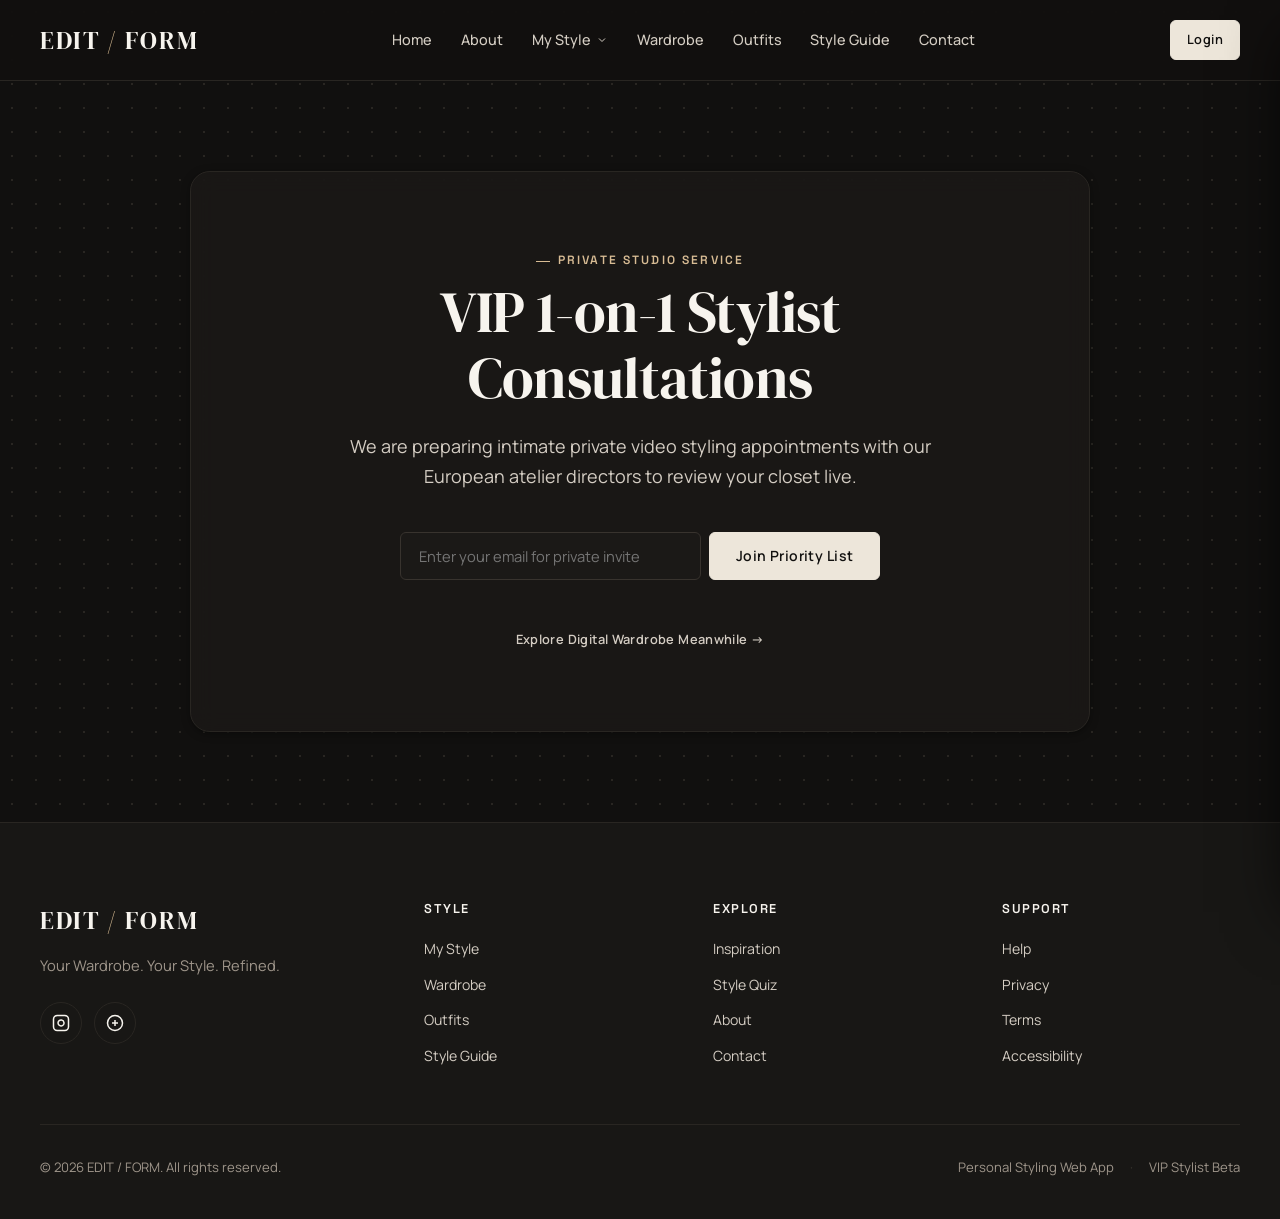
<file: coming-soon.html>
<!DOCTYPE html>
<html lang="en" data-theme="dark">
<head>
  <meta charset="UTF-8">
  <meta name="viewport" content="width=device-width, initial-scale=1.0">
  <title>VIP 1-on-1 Stylist Consultations — Coming Soon — EDIT / FORM</title>
  <meta name="description" content="Private virtual consultations with master personal stylists are coming soon to EDIT / FORM.">

  <!-- Core Stylesheets -->
  <link rel="icon" type="image/svg+xml" href="favicon.svg">
  <link rel="stylesheet" href="assets/css/theme.css">
  <link rel="stylesheet" href="assets/css/style.css">
  <link rel="stylesheet" href="assets/css/responsive.css">

  <!-- Theme Preload Script -->
  <script src="assets/js/theme.js"></script>
</head>
<body>

  <!-- =========================================================================
       MANDATORY NAVBAR
       ========================================================================= -->
  <header class="header">
    <div class="container navbar">
      <a href="index.html" class="brand-logo" aria-label="EDIT / FORM Home">
        EDIT <span class="divider">/</span> FORM
      </a>

      <nav class="nav-desktop" aria-label="Main Navigation">
        <ul class="nav-links">
          <li class="nav-item"><a href="index.html" class="nav-link">Home</a></li>
          <li class="nav-item"><a href="about.html" class="nav-link">About</a></li>
          <li class="nav-item">
            <a href="style-profile.html" class="nav-link dropdown-toggle" aria-expanded="false">
              My Style
              <svg width="12" height="12" viewBox="0 0 24 24" fill="none" stroke="currentColor" stroke-width="2"><path d="M6 9l6 6 6-6"/></svg>
            </a>
            <ul class="nav-dropdown">
              <li><a href="style-profile.html"><span>✦</span> Style Profile</a></li>
              <li><a href="style-quiz.html"><span>✦</span> Style Quiz</a></li>
              <li><a href="style-profile.html#color-palette"><span>✦</span> Color Preferences</a></li>
              <li><a href="style-profile.html#silhouettes"><span>✦</span> Fit &amp; Silhouette</a></li>
              <li><a href="style-profile.html#style-goals"><span>✦</span> Style Goals</a></li>
            </ul>
          </li>
          <li class="nav-item"><a href="wardrobe.html" class="nav-link">Wardrobe</a></li>
          <li class="nav-item"><a href="outfits.html" class="nav-link">Outfits</a></li>
          <li class="nav-item"><a href="style-guide.html" class="nav-link">Style Guide</a></li>
          <li class="nav-item"><a href="contact.html" class="nav-link">Contact</a></li>
        </ul>

        <div class="nav-actions">
          <a href="login.html" class="btn btn-primary btn-sm">Login</a>
        </div>
      </nav>

      <button class="hamburger" id="hamburger-btn" aria-label="Toggle mobile menu" aria-expanded="false">
        <span></span><span></span><span></span>
      </button>
    </div>
  </header>

  <!-- Mobile Drawer -->
  <div class="mobile-nav-backdrop" id="mobile-backdrop"></div>
  <aside class="mobile-drawer" id="mobile-drawer" aria-hidden="true">
    <div>
      <div class="mobile-nav-header">
        <a href="index.html" class="brand-logo">EDIT <span class="divider">/</span> FORM</a>
        <button class="btn-icon" id="mobile-close-btn" aria-label="Close menu">✕</button>
      </div>
      <ul class="mobile-nav-links">
        <li><a href="index.html">Home</a></li>
        <li><a href="about.html">About</a></li>
        <li>
          <button class="mobile-dropdown-btn">My Style <svg width="14" height="14" viewBox="0 0 24 24" fill="none" stroke="currentColor" stroke-width="2"><path d="M6 9l6 6 6-6"/></svg></button>
          <ul class="mobile-submenu">
            <li><a href="style-profile.html">✦ Style Profile</a></li>
            <li><a href="style-quiz.html">✦ Style Quiz</a></li>
            <li><a href="style-profile.html#color-palette">✦ Color Preferences</a></li>
            <li><a href="style-profile.html#silhouettes">✦ Fit &amp; Silhouette</a></li>
            <li><a href="style-profile.html#style-goals">✦ Style Goals</a></li>
          </ul>
        </li>
        <li><a href="wardrobe.html">Wardrobe</a></li>
        <li><a href="outfits.html">Outfits</a></li>
        <li><a href="style-guide.html">Style Guide</a></li>
        <li><a href="contact.html">Contact</a></li>
      </ul>
    </div>
    <div class="mobile-actions">
      <a href="login.html" class="btn btn-primary" style="width: 100%;">Login</a>
    </div>
  </aside>

  <main class="section flex-center" style="min-height: calc(100vh - 160px); text-align: center;">
    <div class="container container-narrow">
      <div class="card card-glass" style="padding: clamp(2.5rem, 6vw, 4.5rem);">
        <span class="eyebrow" style="color: var(--accent-gold);">Private Studio Service</span>
        <h1 style="font-size: clamp(2.4rem, 4.5vw, 3.8rem); margin-bottom: 1.2rem;">
          VIP 1-on-1 Stylist Consultations
        </h1>
        <p class="text-lead" style="max-width: 640px; margin: 0 auto 2.5rem;">
          We are preparing intimate private video styling appointments with our European atelier directors to review your closet live.
        </p>

        <form id="waitlist-form" data-ajax="mock" data-success-msg="Thank you! You have been added to our VIP Stylist priority list." style="max-width: 480px; margin: 0 auto;">
          <div class="flex gap-xs" style="flex-wrap: wrap;">
            <input type="email" class="form-control" placeholder="Enter your email for private invite" required style="flex: 1; min-width: 220px;" />
            <button type="submit" class="btn btn-primary">Join Priority List</button>
          </div>
        </form>

        <div style="margin-top: 2.5rem;">
          <a href="wardrobe.html" class="btn btn-ghost btn-sm">Explore Digital Wardrobe Meanwhile →</a>
        </div>
      </div>
    </div>
  </main>

  <!-- =========================================================================
       MANDATORY 4-COLUMN FOOTER
       ========================================================================= -->
  <footer class="footer">
    <div class="container">
      <div class="footer-grid">
        <!-- Column 1: Brand & Tagline -->
        <div class="footer-brand">
          <a href="index.html" class="brand-logo">EDIT <span class="divider">/</span> FORM</a>
          <p class="footer-tagline">Your Wardrobe. Your Style. Refined.</p>
          <div class="footer-social-links">
            <a href="https://instagram.com" target="_blank" rel="noopener noreferrer" class="btn-icon" aria-label="Instagram">
              <svg width="18" height="18" viewBox="0 0 24 24" fill="none" stroke="currentColor" stroke-width="2">
                <rect x="2" y="2" width="20" height="20" rx="5" ry="5"></rect>
                <path d="M16 11.37A4 4 0 1 1 12.63 8 4 4 0 0 1 16 11.37z"></path>
                <line x1="17.5" y1="6.5" x2="17.51" y2="6.5"></line>
              </svg>
            </a>
            <a href="https://pinterest.com" target="_blank" rel="noopener noreferrer" class="btn-icon" aria-label="Pinterest">
              <svg width="18" height="18" viewBox="0 0 24 24" fill="none" stroke="currentColor" stroke-width="2">
                <line x1="12" y1="8" x2="12" y2="16"></line>
                <line x1="8" y1="12" x2="16" y2="12"></line>
                <circle cx="12" cy="12" r="10"></circle>
              </svg>
            </a>
          </div>
        </div>

        <!-- Column 2: Style Navigation -->
        <div>
          <h4 class="footer-title">STYLE</h4>
          <ul class="footer-links">
            <li><a href="style-profile.html">My Style</a></li>
            <li><a href="wardrobe.html">Wardrobe</a></li>
            <li><a href="outfits.html">Outfits</a></li>
            <li><a href="style-guide.html">Style Guide</a></li>
          </ul>
        </div>

        <!-- Column 3: Explore Navigation -->
        <div>
          <h4 class="footer-title">EXPLORE</h4>
          <ul class="footer-links">
            <li><a href="inspiration.html">Inspiration</a></li>
            <li><a href="style-quiz.html">Style Quiz</a></li>
            <li><a href="about.html">About</a></li>
            <li><a href="contact.html">Contact</a></li>
          </ul>
        </div>

        <!-- Column 4: Support Navigation -->
        <div>
          <h4 class="footer-title">SUPPORT</h4>
          <ul class="footer-links">
            <li><a href="contact.html">Help</a></li>
            <li><a href="about.html#privacy">Privacy</a></li>
            <li><a href="about.html#terms">Terms</a></li>
            <li><a href="about.html#accessibility">Accessibility</a></li>
          </ul>
        </div>
      </div>

      <!-- Footer Bottom -->
      <div class="footer-bottom">
        <div>&copy; 2026 EDIT / FORM. All rights reserved.</div>
        <div class="flex gap-md">
          <a href="about.html" style="color: var(--text-muted);">Personal Styling Web App</a>
          <span style="color: var(--border-medium);">·</span>
          <a href="coming-soon.html" style="color: var(--text-muted);">VIP Stylist Beta</a>
        </div>
      </div>
    </div>
  </footer>

  <script src="assets/js/main.js"></script>
</body>
</html>
</file>
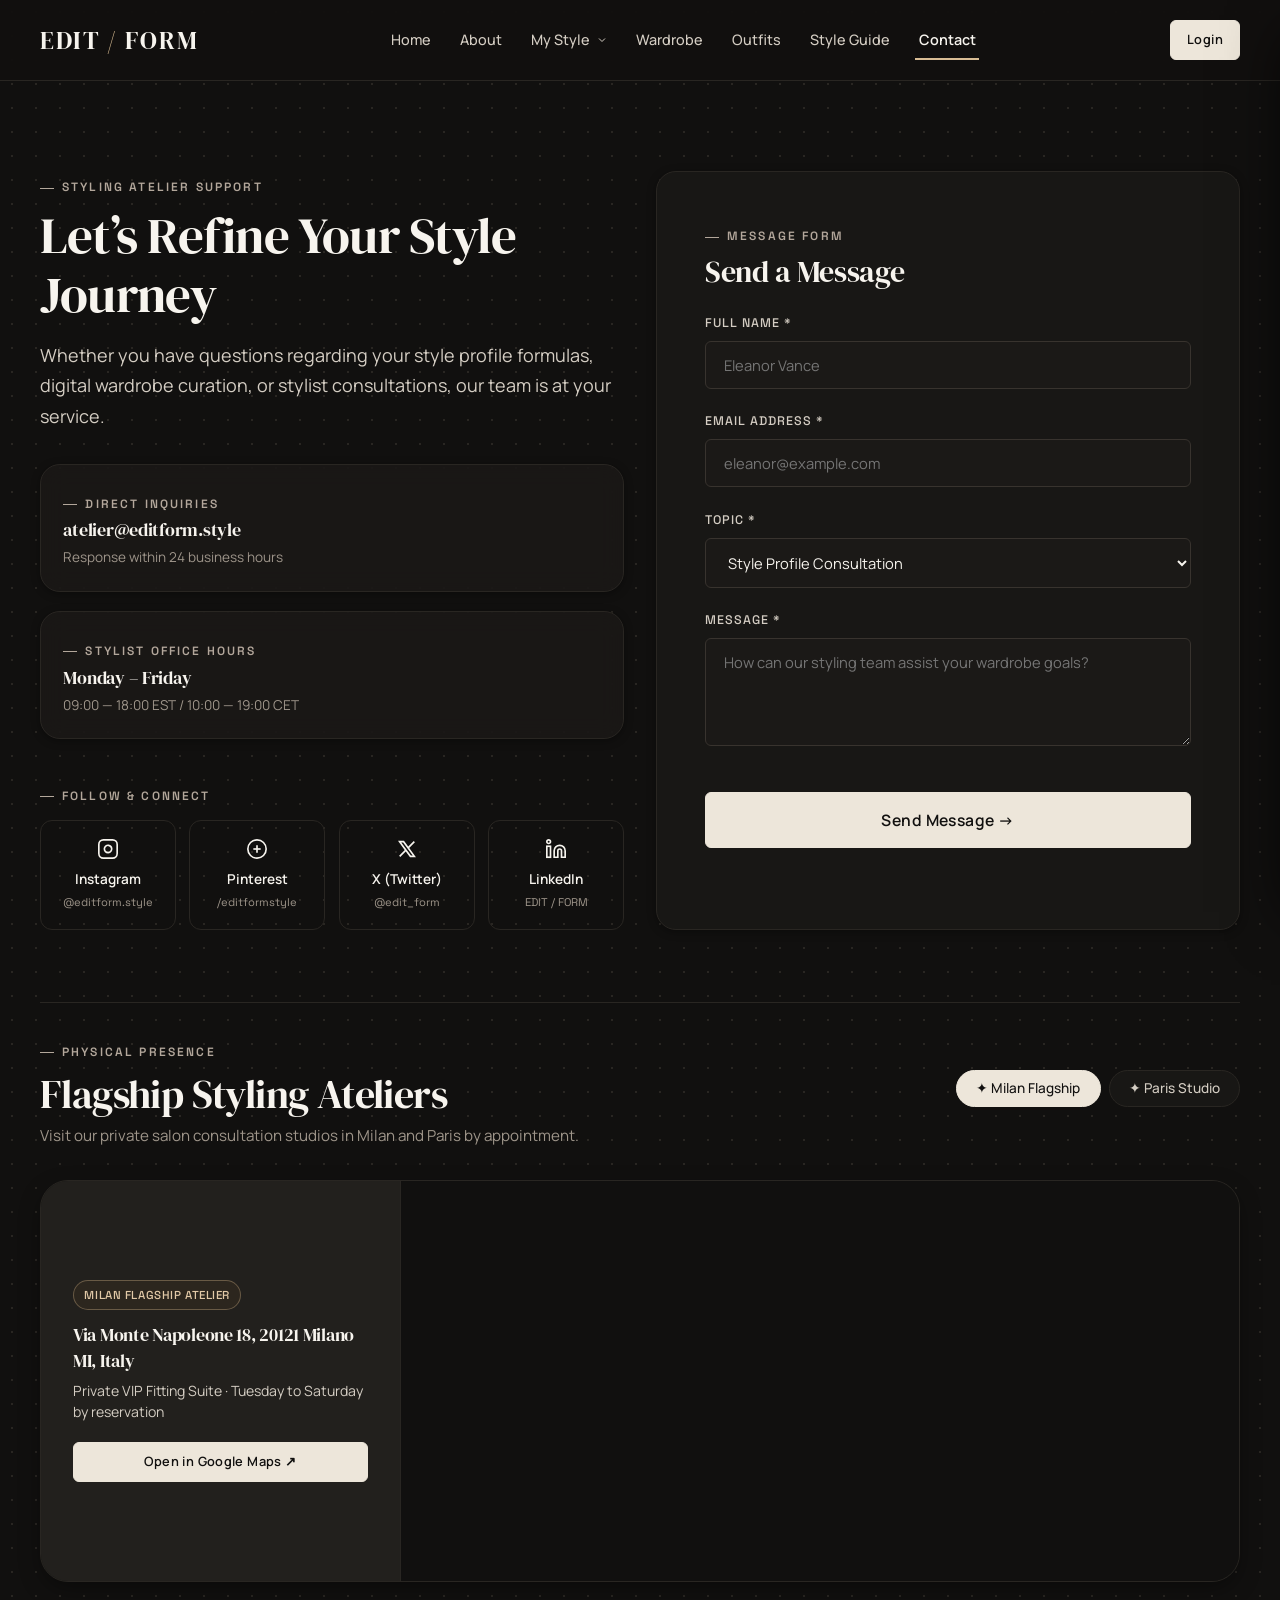
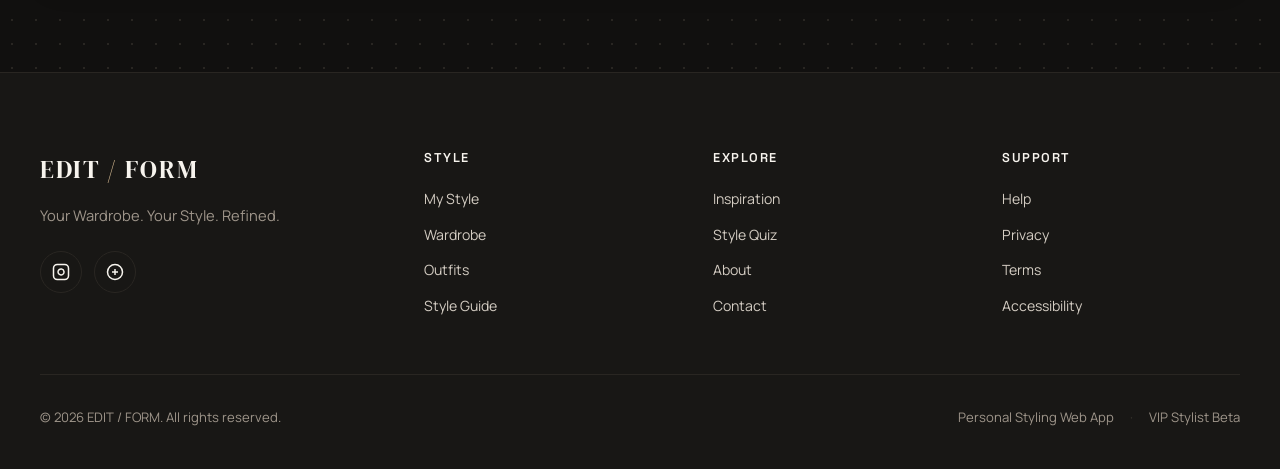
<file: contact.html>
<!DOCTYPE html>
<html lang="en" data-theme="dark">
<head>
  <meta charset="UTF-8">
  <meta name="viewport" content="width=device-width, initial-scale=1.0">
  <title>Contact &amp; Stylist Inquiries — EDIT / FORM</title>
  <meta name="description" content="Reach out to our personal styling team for questions on your style profile, wardrobe organization, or technical support.">
  <meta property="og:title" content="Contact — EDIT / FORM">
  <meta property="og:description" content="Connect with our personal styling atelier.">

  <!-- Core Stylesheets -->
  <link rel="icon" type="image/svg+xml" href="favicon.svg">
  <link rel="stylesheet" href="assets/css/theme.css">
  <link rel="stylesheet" href="assets/css/style.css">
  <link rel="stylesheet" href="assets/css/responsive.css">

  <!-- Theme Preload Script -->
  <script src="assets/js/theme.js"></script>
</head>
<body>

  <!-- =========================================================================
       MANDATORY NAVBAR
       ========================================================================= -->
  <header class="header">
    <div class="container navbar">
      <a href="index.html" class="brand-logo" aria-label="EDIT / FORM Home">
        EDIT <span class="divider">/</span> FORM
      </a>

      <nav class="nav-desktop" aria-label="Main Navigation">
        <ul class="nav-links">
          <li class="nav-item"><a href="index.html" class="nav-link">Home</a></li>
          <li class="nav-item"><a href="about.html" class="nav-link">About</a></li>
          <li class="nav-item">
            <a href="style-profile.html" class="nav-link dropdown-toggle" aria-expanded="false">
              My Style
              <svg width="12" height="12" viewBox="0 0 24 24" fill="none" stroke="currentColor" stroke-width="2"><path d="M6 9l6 6 6-6"/></svg>
            </a>
            <ul class="nav-dropdown">
              <li><a href="style-profile.html"><span>✦</span> Style Profile</a></li>
              <li><a href="style-quiz.html"><span>✦</span> Style Quiz</a></li>
              <li><a href="style-profile.html#color-palette"><span>✦</span> Color Preferences</a></li>
              <li><a href="style-profile.html#silhouettes"><span>✦</span> Fit &amp; Silhouette</a></li>
              <li><a href="style-profile.html#style-goals"><span>✦</span> Style Goals</a></li>
            </ul>
          </li>
          <li class="nav-item"><a href="wardrobe.html" class="nav-link">Wardrobe</a></li>
          <li class="nav-item"><a href="outfits.html" class="nav-link">Outfits</a></li>
          <li class="nav-item"><a href="style-guide.html" class="nav-link">Style Guide</a></li>
          <li class="nav-item"><a href="contact.html" class="nav-link active">Contact</a></li>
        </ul>

        <div class="nav-actions">
          <a href="login.html" class="btn btn-primary btn-sm">Login</a>
        </div>
      </nav>

      <button class="hamburger" id="hamburger-btn" aria-label="Toggle mobile menu" aria-expanded="false">
        <span></span><span></span><span></span>
      </button>
    </div>
  </header>

  <!-- Mobile Drawer -->
  <div class="mobile-nav-backdrop" id="mobile-backdrop"></div>
  <aside class="mobile-drawer" id="mobile-drawer" aria-hidden="true">
    <div>
      <div class="mobile-nav-header">
        <a href="index.html" class="brand-logo">EDIT <span class="divider">/</span> FORM</a>
        <button class="btn-icon" id="mobile-close-btn" aria-label="Close menu">✕</button>
      </div>
      <ul class="mobile-nav-links">
        <li><a href="index.html">Home</a></li>
        <li><a href="about.html">About</a></li>
        <li>
          <button class="mobile-dropdown-btn">My Style <svg width="14" height="14" viewBox="0 0 24 24" fill="none" stroke="currentColor" stroke-width="2"><path d="M6 9l6 6 6-6"/></svg></button>
          <ul class="mobile-submenu">
            <li><a href="style-profile.html">✦ Style Profile</a></li>
            <li><a href="style-quiz.html">✦ Style Quiz</a></li>
            <li><a href="style-profile.html#color-palette">✦ Color Preferences</a></li>
            <li><a href="style-profile.html#silhouettes">✦ Fit &amp; Silhouette</a></li>
            <li><a href="style-profile.html#style-goals">✦ Style Goals</a></li>
          </ul>
        </li>
        <li><a href="wardrobe.html">Wardrobe</a></li>
        <li><a href="outfits.html">Outfits</a></li>
        <li><a href="style-guide.html">Style Guide</a></li>
        <li><a href="contact.html" class="active">Contact</a></li>
      </ul>
    </div>
    <div class="mobile-actions">
      <a href="login.html" class="btn btn-primary" style="width: 100%;">Login</a>
    </div>
  </aside>

  <!-- =========================================================================
       MAIN CONTENT: CONTACT & STYLIST INQUIRY
       ========================================================================= -->
  <main class="section">
    <div class="container">
      
      <div class="grid grid-2 gap-xl items-start" style="margin-bottom: 4.5rem;">
        
        <!-- Left Column: Atelier Info -->
        <div>
          <span class="eyebrow">Styling Atelier Support</span>
          <h1 style="font-size: clamp(2.3rem, 4vw, 3.4rem); margin-bottom: 1rem;">Let’s Refine Your Style Journey</h1>
          <p class="text-lead" style="margin-bottom: 2rem;">
            Whether you have questions regarding your style profile formulas, digital wardrobe curation, or stylist consultations, our team is at your service.
          </p>

          <div style="display: flex; flex-direction: column; gap: 1.2rem; margin-bottom: 2.5rem;">
            <div class="card card-glass" style="padding: 1.4rem;">
              <span class="eyebrow" style="margin-bottom: 0.3rem;">Direct Inquiries</span>
              <h4 style="font-size: 1.1rem; margin-bottom: 0.2rem;">atelier@editform.style</h4>
              <p style="font-size: 0.85rem; color: var(--text-muted); margin: 0;">Response within 24 business hours</p>
            </div>

            <div class="card card-glass" style="padding: 1.4rem;">
              <span class="eyebrow" style="margin-bottom: 0.3rem;">Stylist Office Hours</span>
              <h4 style="font-size: 1.1rem; margin-bottom: 0.2rem;">Monday – Friday</h4>
              <p style="font-size: 0.85rem; color: var(--text-muted); margin: 0;">09:00 — 18:00 EST / 10:00 — 19:00 CET</p>
            </div>
          </div>

          <!-- Social Channels Section -->
          <div>
            <span class="eyebrow" style="margin-bottom: 0.8rem;">Follow &amp; Connect</span>
            <div class="contact-social-grid">
              <!-- Instagram -->
              <a href="https://instagram.com" target="_blank" rel="noopener noreferrer" class="contact-social-card" aria-label="Follow us on Instagram">
                <svg width="22" height="22" viewBox="0 0 24 24" fill="none" stroke="currentColor" stroke-width="1.8">
                  <rect x="2" y="2" width="20" height="20" rx="5" ry="5"></rect>
                  <path d="M16 11.37A4 4 0 1 1 12.63 8 4 4 0 0 1 16 11.37z"></path>
                  <line x1="17.5" y1="6.5" x2="17.51" y2="6.5"></line>
                </svg>
                <span class="contact-social-name">Instagram</span>
                <span class="contact-social-handle">@editform.style</span>
              </a>

              <!-- Pinterest -->
              <a href="https://pinterest.com" target="_blank" rel="noopener noreferrer" class="contact-social-card" aria-label="Follow us on Pinterest">
                <svg width="22" height="22" viewBox="0 0 24 24" fill="none" stroke="currentColor" stroke-width="1.8">
                  <line x1="12" y1="8" x2="12" y2="16"></line>
                  <line x1="8" y1="12" x2="16" y2="12"></line>
                  <circle cx="12" cy="12" r="10"></circle>
                </svg>
                <span class="contact-social-name">Pinterest</span>
                <span class="contact-social-handle">/editformstyle</span>
              </a>

              <!-- X / Twitter -->
              <a href="https://twitter.com" target="_blank" rel="noopener noreferrer" class="contact-social-card" aria-label="Follow us on X Twitter">
                <svg width="22" height="22" viewBox="0 0 24 24" fill="none" stroke="currentColor" stroke-width="1.8">
                  <path d="M4 4l11.733 16h4.267l-11.733 -16z"></path>
                  <path d="M4 20l6.768 -6.768m2.46 -2.46l6.772 -6.772"></path>
                </svg>
                <span class="contact-social-name">X (Twitter)</span>
                <span class="contact-social-handle">@edit_form</span>
              </a>

              <!-- LinkedIn -->
              <a href="https://linkedin.com" target="_blank" rel="noopener noreferrer" class="contact-social-card" aria-label="Follow us on LinkedIn">
                <svg width="22" height="22" viewBox="0 0 24 24" fill="none" stroke="currentColor" stroke-width="1.8">
                  <path d="M16 8a6 6 0 0 1 6 6v7h-4v-7a2 2 0 0 0-2-2 2 2 0 0 0-2 2v7h-4v-7a6 6 0 0 1 6-6z"></path>
                  <rect x="2" y="9" width="4" height="12"></rect>
                  <circle cx="4" cy="4" r="2"></circle>
                </svg>
                <span class="contact-social-name">LinkedIn</span>
                <span class="contact-social-handle">EDIT / FORM</span>
              </a>
            </div>
          </div>

        </div>

        <!-- Right Column: Interactive Contact Form -->
        <div class="card" style="padding: clamp(2rem, 4vw, 3rem);">
          <span class="eyebrow">Message Form</span>
          <h3 style="margin-bottom: 1.5rem;">Send a Message</h3>

          <form id="contact-form" data-ajax="mock" data-success-msg="Your message has been sent to our styling team!">
            <div class="form-group">
              <label class="form-label" for="contact-name">Full Name *</label>
              <input type="text" class="form-control" id="contact-name" placeholder="Eleanor Vance" required />
            </div>

            <div class="form-group">
              <label class="form-label" for="contact-email">Email Address *</label>
              <input type="email" class="form-control" id="contact-email" placeholder="eleanor@example.com" required />
            </div>

            <div class="form-group">
              <label class="form-label" for="contact-topic">Topic *</label>
              <select class="form-control" id="contact-topic" required>
                <option value="Style Profile">Style Profile Consultation</option>
                <option value="Wardrobe">Digital Wardrobe Questions</option>
                <option value="Outfits">Outfit Formulas &amp; Combinations</option>
                <option value="Technical Support">Technical Support</option>
                <option value="General">General Inquiry</option>
              </select>
            </div>

            <div class="form-group">
              <label class="form-label" for="contact-message">Message *</label>
              <textarea class="form-control" id="contact-message" rows="4" placeholder="How can our styling team assist your wardrobe goals?" required></textarea>
            </div>

            <button type="submit" class="btn btn-primary btn-lg" style="width: 100%; margin-top: 1rem;">
              Send Message →
            </button>
          </form>
        </div>

      </div>

      <!-- =====================================================================
           SECTION: FLAGSHIP ATELIER STUDIOS & MAP
           ===================================================================== -->
      <section style="padding-top: 2rem; border-top: 1px solid var(--border-subtle);">
        <div class="flex-between items-center" style="margin-bottom: 2rem; flex-wrap: wrap; gap: 1rem;">
          <div>
            <span class="eyebrow">Physical Presence</span>
            <h2 style="font-size: clamp(1.8rem, 3.2vw, 2.5rem); margin-bottom: 0.4rem;">Flagship Styling Ateliers</h2>
            <p style="color: var(--text-muted); margin: 0; font-size: 0.95rem;">Visit our private salon consultation studios in Milan and Paris by appointment.</p>
          </div>
          
          <div class="wardrobe-tabs" id="map-location-tabs">
            <button class="tab-btn active" onclick="switchAtelierLocation('milan')">✦ Milan Flagship</button>
            <button class="tab-btn" onclick="switchAtelierLocation('paris')">✦ Paris Studio</button>
          </div>
        </div>

        <div class="atelier-map-card">
          <!-- Location Info Panel (Side-by-side, Non-overlapping) -->
          <div class="map-location-panel">
            <span class="badge badge-gold" id="map-studio-badge" style="margin-bottom: 0.75rem; align-self: flex-start;">Milan Flagship Atelier</span>
            <h4 id="map-studio-address" style="font-size: 1.15rem; margin-bottom: 0.4rem; line-height: 1.4;">Via Monte Napoleone 18, 20121 Milano MI, Italy</h4>
            <p id="map-studio-details" style="font-size: 0.88rem; color: var(--text-secondary); margin-bottom: 1.25rem; line-height: 1.5;">Private VIP Fitting Suite · Tuesday to Saturday by reservation</p>
            <a id="map-studio-link" href="https://maps.google.com/?q=Via+Monte+Napoleone+18+Milano" target="_blank" rel="noopener noreferrer" class="btn btn-sm btn-primary" style="width: 100%; text-align: center; justify-content: center;">
              Open in Google Maps ↗
            </a>
          </div>

          <div class="map-embed-wrapper">
            <!-- Embedded Google Map -->
            <iframe 
              id="atelier-map-iframe"
              src="https://www.google.com/maps/embed?pb=!1m18!1m12!1m3!1d2797.9408669534127!2d9.191986476837905!3d45.46903723363401!2m3!1f0!2f0!3f0!3m2!1i1024!2i768!4f13.1!3m3!1m2!1s0x4786c6b24bb43d63%3A0xe5a3bbdbfc7b9aa1!2sVia%20Monte%20Napoleone%2C%2018%2C%2020121%20Milano%20MI%2C%20Italy!5e0!3m2!1sen!2sus!4v1710000000000!5m2!1sen!2sus"
              loading="lazy" 
              referrerpolicy="no-referrer-when-downgrade"
              title="EDIT / FORM Flagship Atelier Location">
            </iframe>
          </div>
        </div>
      </section>

    </div>
  </main>

  <!-- =========================================================================
       MANDATORY 4-COLUMN FOOTER
       ========================================================================= -->
  <footer class="footer">
    <div class="container">
      <div class="footer-grid">
        <!-- Column 1: Brand & Tagline -->
        <div class="footer-brand">
          <a href="index.html" class="brand-logo">EDIT <span class="divider">/</span> FORM</a>
          <p class="footer-tagline">Your Wardrobe. Your Style. Refined.</p>
          <div class="footer-social-links">
            <a href="https://instagram.com" target="_blank" rel="noopener noreferrer" class="btn-icon" aria-label="Instagram">
              <svg width="18" height="18" viewBox="0 0 24 24" fill="none" stroke="currentColor" stroke-width="2">
                <rect x="2" y="2" width="20" height="20" rx="5" ry="5"></rect>
                <path d="M16 11.37A4 4 0 1 1 12.63 8 4 4 0 0 1 16 11.37z"></path>
                <line x1="17.5" y1="6.5" x2="17.51" y2="6.5"></line>
              </svg>
            </a>
            <a href="https://pinterest.com" target="_blank" rel="noopener noreferrer" class="btn-icon" aria-label="Pinterest">
              <svg width="18" height="18" viewBox="0 0 24 24" fill="none" stroke="currentColor" stroke-width="2">
                <line x1="12" y1="8" x2="12" y2="16"></line>
                <line x1="8" y1="12" x2="16" y2="12"></line>
                <circle cx="12" cy="12" r="10"></circle>
              </svg>
            </a>
          </div>
        </div>

        <!-- Column 2: Style Navigation -->
        <div>
          <h4 class="footer-title">STYLE</h4>
          <ul class="footer-links">
            <li><a href="style-profile.html">My Style</a></li>
            <li><a href="wardrobe.html">Wardrobe</a></li>
            <li><a href="outfits.html">Outfits</a></li>
            <li><a href="style-guide.html">Style Guide</a></li>
          </ul>
        </div>

        <!-- Column 3: Explore Navigation -->
        <div>
          <h4 class="footer-title">EXPLORE</h4>
          <ul class="footer-links">
            <li><a href="inspiration.html">Inspiration</a></li>
            <li><a href="style-quiz.html">Style Quiz</a></li>
            <li><a href="about.html">About</a></li>
            <li><a href="contact.html">Contact</a></li>
          </ul>
        </div>

        <!-- Column 4: Support Navigation -->
        <div>
          <h4 class="footer-title">SUPPORT</h4>
          <ul class="footer-links">
            <li><a href="contact.html">Help</a></li>
            <li><a href="about.html#privacy">Privacy</a></li>
            <li><a href="about.html#terms">Terms</a></li>
            <li><a href="about.html#accessibility">Accessibility</a></li>
          </ul>
        </div>
      </div>

      <!-- Footer Bottom -->
      <div class="footer-bottom">
        <div>&copy; 2026 EDIT / FORM. All rights reserved.</div>
        <div class="flex gap-md">
          <a href="about.html" style="color: var(--text-muted);">Personal Styling Web App</a>
          <span style="color: var(--border-medium);">·</span>
          <a href="coming-soon.html" style="color: var(--text-muted);">VIP Stylist Beta</a>
        </div>
      </div>
    </div>
  </footer>

  <!-- Scripts -->
  <script src="assets/js/main.js"></script>
  <script>
    function switchAtelierLocation(city) {
      const tabs = document.querySelectorAll('#map-location-tabs .tab-btn');
      tabs.forEach(t => t.classList.remove('active'));
      
      const iframe = document.getElementById('atelier-map-iframe');
      const badge = document.getElementById('map-studio-badge');
      const address = document.getElementById('map-studio-address');
      const details = document.getElementById('map-studio-details');
      const link = document.getElementById('map-studio-link');

      if (city === 'milan') {
        tabs[0].classList.add('active');
        badge.textContent = 'Milan Flagship Atelier';
        address.textContent = 'Via Monte Napoleone 18, 20121 Milano MI, Italy';
        details.textContent = 'Private VIP Fitting Suite · Tuesday to Saturday by reservation';
        link.href = 'https://maps.google.com/?q=Via+Monte+Napoleone+18+Milano';
        iframe.src = 'https://www.google.com/maps/embed?pb=!1m18!1m12!1m3!1d2797.9408669534127!2d9.191986476837905!3d45.46903723363401!2m3!1f0!2f0!3f0!3m2!1i1024!2i768!4f13.1!3m3!1m2!1s0x4786c6b24bb43d63%3A0xe5a3bbdbfc7b9aa1!2sVia%20Monte%20Napoleone%2C%2018%2C%2020121%20Milano%20MI%2C%20Italy!5e0!3m2!1sen!2sus!4v1710000000000!5m2!1sen!2sus';
      } else if (city === 'paris') {
        tabs[1].classList.add('active');
        badge.textContent = 'Paris Salon Atelier';
        address.textContent = '12 Place Vendôme, 75001 Paris, France';
        details.textContent = 'Haute Capsule Consultation · Monday to Friday by appointment';
        link.href = 'https://maps.google.com/?q=12+Place+Vendome+75001+Paris';
        iframe.src = 'https://www.google.com/maps/embed?pb=!1m18!1m12!1m3!1d2624.475739818815!2d2.3279188769748687!3d48.86821469999684!2m3!1f0!2f0!3f0!3m2!1i1024!2i768!4f13.1!3m3!1m2!1s0x47e66e2e51922c09%3A0x6b4033ec0eb632f1!2sPlace%20Vend%C3%B4me%2C%2075001%20Paris%2C%20France!5e0!3m2!1sen!2sus!4v1710000000000!5m2!1sen!2sus';
      }
    }
  </script>
</body>
</html>
</file>
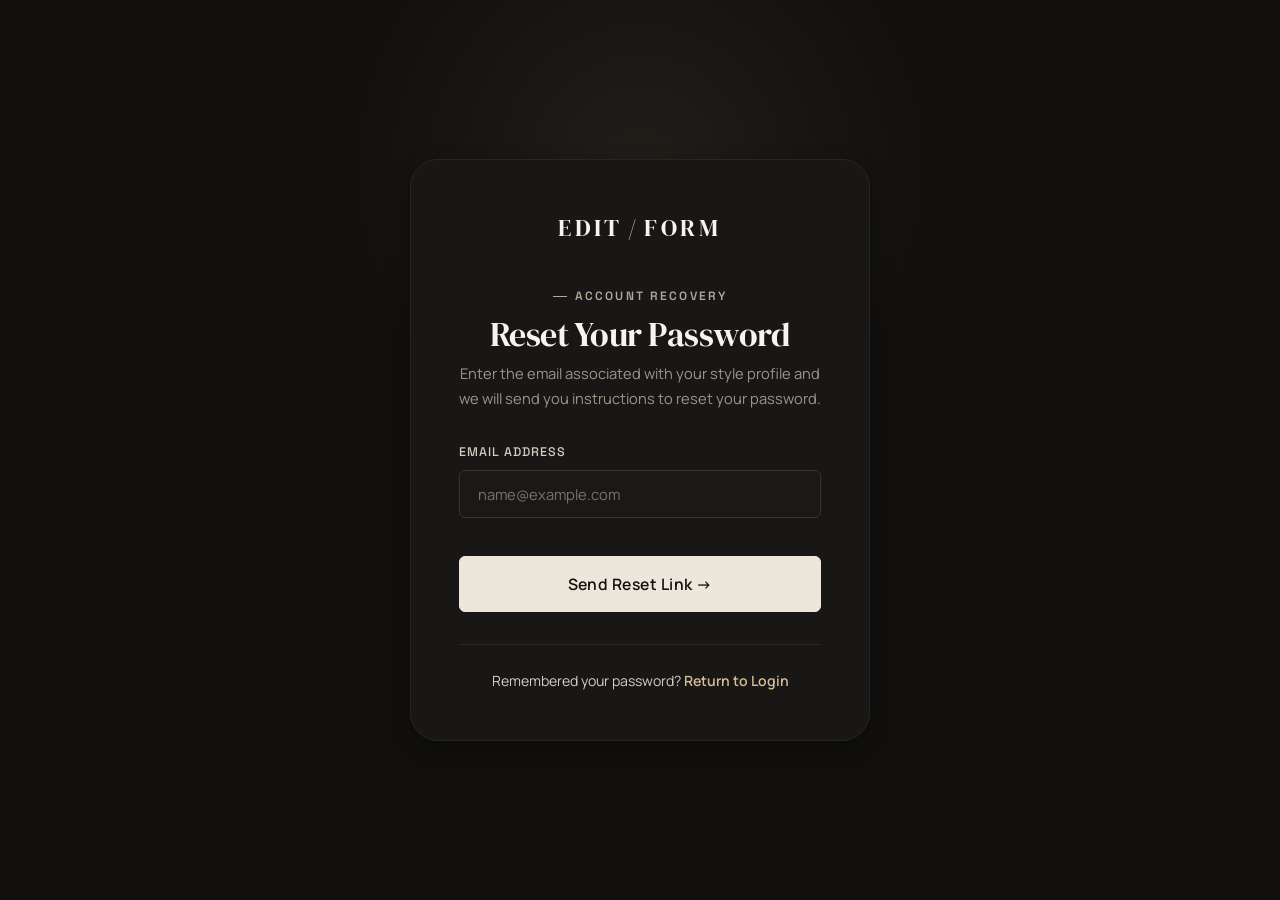
<file: forgot-password.html>
<!DOCTYPE html>
<html lang="en" data-theme="dark">
<head>
  <meta charset="UTF-8">
  <meta name="viewport" content="width=device-width, initial-scale=1.0">
  <title>Reset Password — EDIT / FORM</title>
  <meta name="description" content="Recover your EDIT / FORM styling account access.">
  <meta property="og:title" content="Reset Password — EDIT / FORM">

  <!-- Core Stylesheets -->
  <link rel="icon" type="image/svg+xml" href="favicon.svg">
  <link rel="stylesheet" href="assets/css/theme.css">
  <link rel="stylesheet" href="assets/css/style.css">
  <link rel="stylesheet" href="assets/css/responsive.css">

  <!-- Theme Preload Script -->
  <script src="assets/js/theme.js"></script>
</head>
<body>

  <!-- Centered Editorial Auth Layout -->
  <main class="auth-wrapper">
    <div class="auth-form-container">
      <div class="auth-form-card">
        <!-- Brand Name in Top Center Inside Box -->
        <div class="auth-brand-header">
          <a href="index.html" class="brand-logo" aria-label="EDIT / FORM Home">
            EDIT <span class="divider">/</span> FORM
          </a>
        </div>

        <div class="auth-header">
          <span class="eyebrow">Account Recovery</span>
          <h1 style="font-size: 2.1rem; margin-bottom: 0.5rem;">Reset Your Password</h1>
          <p style="color: var(--text-muted); font-size: 0.92rem;">
            Enter the email associated with your style profile and we will send you instructions to reset your password.
          </p>
        </div>

        <form id="forgot-form" data-ajax="mock" data-success-msg="A reset link has been dispatched to your email address.">
          <div class="form-group">
            <label class="form-label" for="reset-email">Email Address</label>
            <input type="email" class="form-control" id="reset-email" placeholder="name@example.com" required />
          </div>

          <button type="submit" class="btn btn-primary btn-lg" style="width: 100%; margin-top: 1rem;">
            Send Reset Link →
          </button>
        </form>

        <div style="margin-top: 2rem; padding-top: 1.5rem; border-top: 1px solid var(--border-subtle); text-align: center; font-size: 0.88rem; color: var(--text-secondary);">
          Remembered your password? <a href="login.html" class="auth-link" style="font-weight: 600;">Return to Login</a>
        </div>
      </div>
    </div>
  </main>

  <script src="assets/js/main.js"></script>
</body>
</html>
</file>
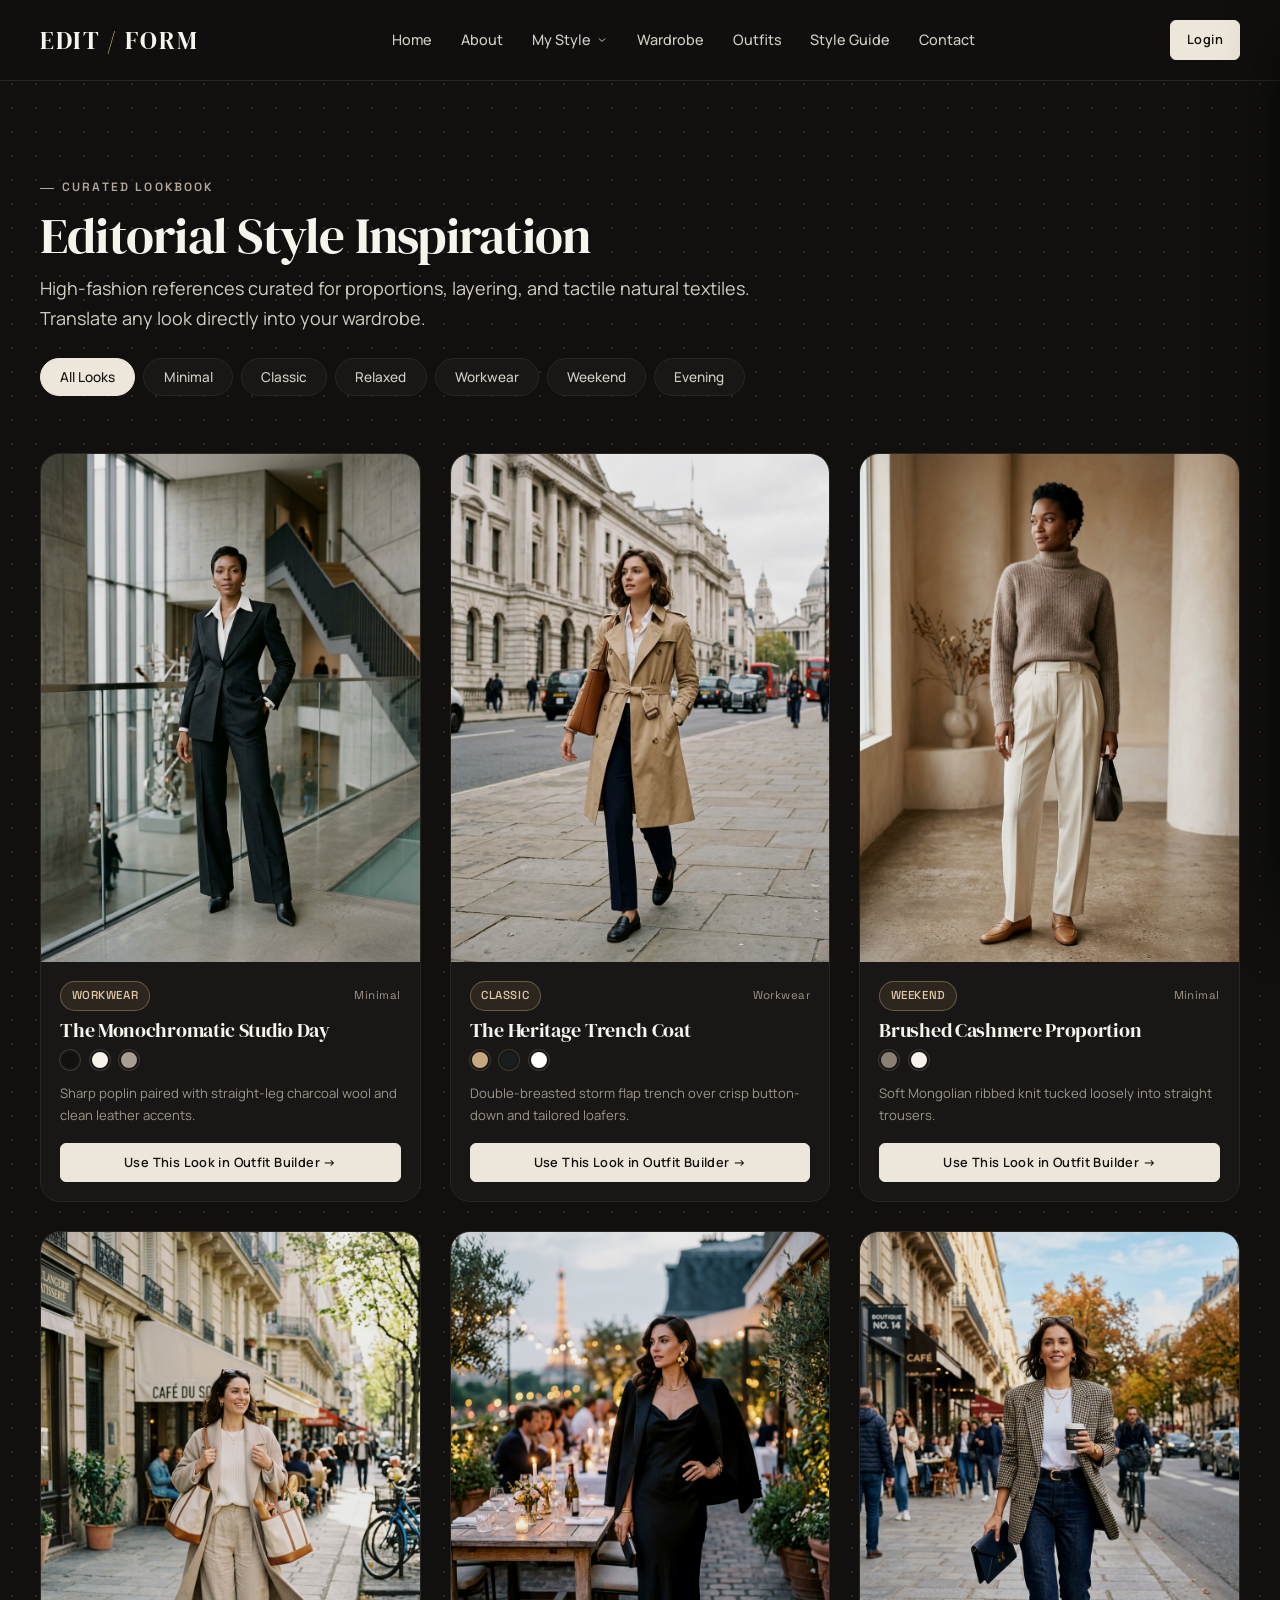
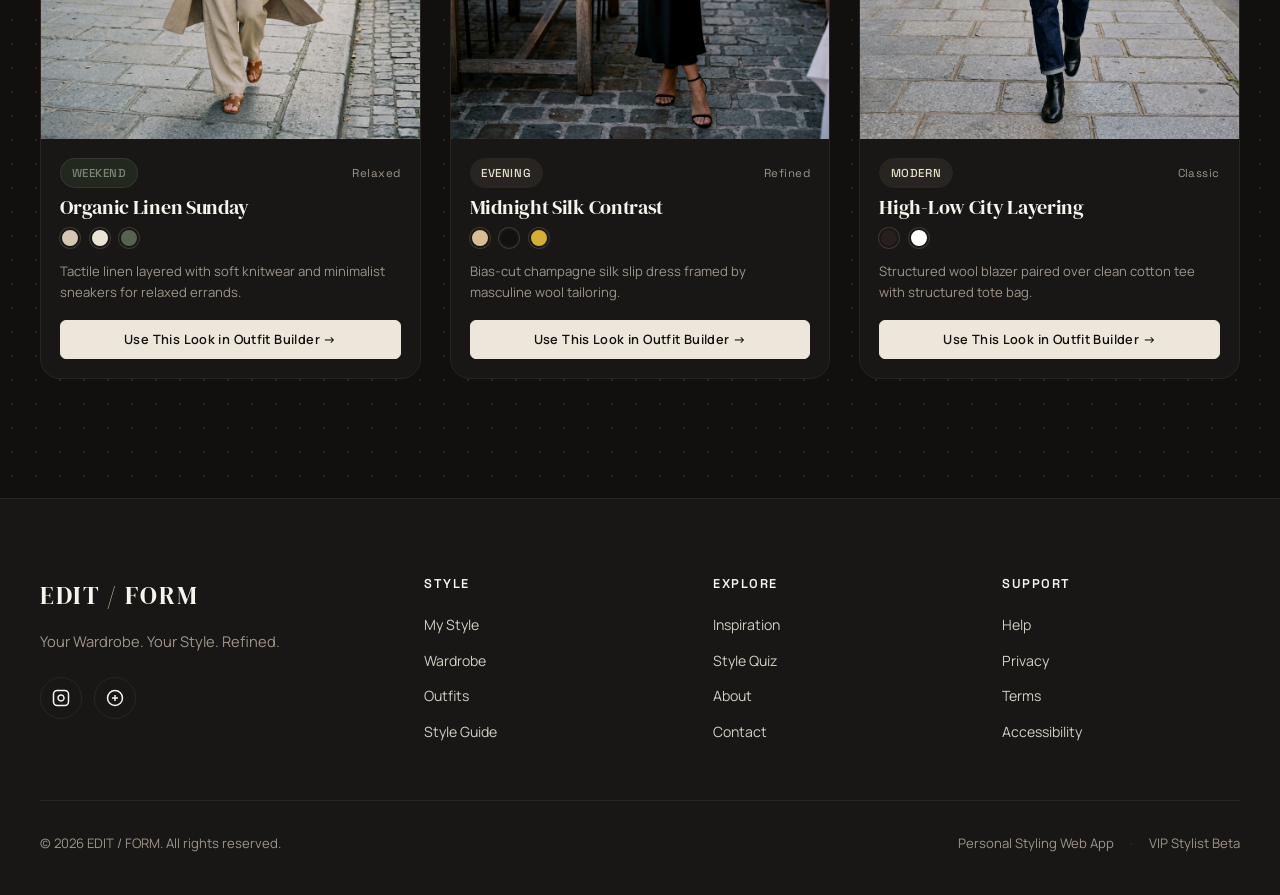
<file: inspiration.html>
<!DOCTYPE html>
<html lang="en" data-theme="dark">
<head>
  <meta charset="UTF-8">
  <meta name="viewport" content="width=device-width, initial-scale=1.0">
  <title>Editorial Style Inspiration — EDIT / FORM</title>
  <meta name="description" content="Explore curated editorial lookbooks across minimal, classic, relaxed, workwear, weekend, and evening occasions to inspire your personal wardrobe.">
  <meta property="og:title" content="Editorial Style Inspiration — EDIT / FORM">
  <meta property="og:description" content="Discover refined editorial looks and translate them into your wardrobe.">

  <!-- Core Stylesheets -->
  <link rel="icon" type="image/svg+xml" href="favicon.svg">
  <link rel="stylesheet" href="assets/css/theme.css">
  <link rel="stylesheet" href="assets/css/style.css">
  <link rel="stylesheet" href="assets/css/responsive.css">

  <!-- Theme Preload Script -->
  <script src="assets/js/theme.js"></script>
</head>
<body>

  <!-- =========================================================================
       MANDATORY NAVBAR
       ========================================================================= -->
  <header class="header">
    <div class="container navbar">
      <a href="index.html" class="brand-logo" aria-label="EDIT / FORM Home">
        EDIT <span class="divider">/</span> FORM
      </a>

      <nav class="nav-desktop" aria-label="Main Navigation">
        <ul class="nav-links">
          <li class="nav-item"><a href="index.html" class="nav-link">Home</a></li>
          <li class="nav-item"><a href="about.html" class="nav-link">About</a></li>
          <li class="nav-item">
            <a href="style-profile.html" class="nav-link dropdown-toggle" aria-expanded="false">
              My Style
              <svg width="12" height="12" viewBox="0 0 24 24" fill="none" stroke="currentColor" stroke-width="2"><path d="M6 9l6 6 6-6"/></svg>
            </a>
            <ul class="nav-dropdown">
              <li><a href="style-profile.html"><span>✦</span> Style Profile</a></li>
              <li><a href="style-quiz.html"><span>✦</span> Style Quiz</a></li>
              <li><a href="style-profile.html#color-palette"><span>✦</span> Color Preferences</a></li>
              <li><a href="style-profile.html#silhouettes"><span>✦</span> Fit &amp; Silhouette</a></li>
              <li><a href="style-profile.html#style-goals"><span>✦</span> Style Goals</a></li>
            </ul>
          </li>
          <li class="nav-item"><a href="wardrobe.html" class="nav-link">Wardrobe</a></li>
          <li class="nav-item"><a href="outfits.html" class="nav-link">Outfits</a></li>
          <li class="nav-item"><a href="style-guide.html" class="nav-link">Style Guide</a></li>
          <li class="nav-item"><a href="contact.html" class="nav-link">Contact</a></li>
        </ul>

        <div class="nav-actions">
          <a href="login.html" class="btn btn-primary btn-sm">Login</a>
        </div>
      </nav>

      <button class="hamburger" id="hamburger-btn" aria-label="Toggle mobile menu" aria-expanded="false">
        <span></span><span></span><span></span>
      </button>
    </div>
  </header>

  <!-- Mobile Drawer -->
  <div class="mobile-nav-backdrop" id="mobile-backdrop"></div>
  <aside class="mobile-drawer" id="mobile-drawer" aria-hidden="true">
    <div>
      <div class="mobile-nav-header">
        <a href="index.html" class="brand-logo">EDIT <span class="divider">/</span> FORM</a>
        <button class="btn-icon" id="mobile-close-btn" aria-label="Close menu">✕</button>
      </div>
      <ul class="mobile-nav-links">
        <li><a href="index.html">Home</a></li>
        <li><a href="about.html">About</a></li>
        <li>
          <button class="mobile-dropdown-btn">My Style <svg width="14" height="14" viewBox="0 0 24 24" fill="none" stroke="currentColor" stroke-width="2"><path d="M6 9l6 6 6-6"/></svg></button>
          <ul class="mobile-submenu">
            <li><a href="style-profile.html">✦ Style Profile</a></li>
            <li><a href="style-quiz.html">✦ Style Quiz</a></li>
            <li><a href="style-profile.html#color-palette">✦ Color Preferences</a></li>
            <li><a href="style-profile.html#silhouettes">✦ Fit &amp; Silhouette</a></li>
            <li><a href="style-profile.html#style-goals">✦ Style Goals</a></li>
          </ul>
        </li>
        <li><a href="wardrobe.html">Wardrobe</a></li>
        <li><a href="outfits.html">Outfits</a></li>
        <li><a href="style-guide.html">Style Guide</a></li>
        <li><a href="contact.html">Contact</a></li>
      </ul>
    </div>
    <div class="mobile-actions">
      <a href="login.html" class="btn btn-primary" style="width: 100%;">Login</a>
    </div>
  </aside>

  <!-- =========================================================================
       MAIN CONTENT: EDITORIAL INSPIRATION
       ========================================================================= -->
  <main class="section">
    <div class="container">
      
      <!-- Page Header -->
      <div class="section-header">
        <span class="eyebrow">Curated Lookbook</span>
        <h1 style="font-size: clamp(2.3rem, 4vw, 3.4rem); margin-bottom: 0.5rem;">Editorial Style Inspiration</h1>
        <p class="text-lead" style="max-width: 720px; margin-bottom: 1.5rem;">
          High-fashion references curated for proportions, layering, and tactile natural textiles. Translate any look directly into your wardrobe.
        </p>

        <!-- Inspiration Category Filters -->
        <div class="wardrobe-tabs" id="inspiration-tabs">
          <button class="tab-btn active" data-filter="all">All Looks</button>
          <button class="tab-btn" data-filter="minimal">Minimal</button>
          <button class="tab-btn" data-filter="classic">Classic</button>
          <button class="tab-btn" data-filter="relaxed">Relaxed</button>
          <button class="tab-btn" data-filter="workwear">Workwear</button>
          <button class="tab-btn" data-filter="weekend">Weekend</button>
          <button class="tab-btn" data-filter="evening">Evening</button>
        </div>
      </div>

      <!-- Inspiration Grid / Masonry -->
      <div class="inspiration-masonry" id="inspiration-grid">
        
        <!-- Item 1 -->
        <div class="inspiration-item" data-category="minimal workwear">
          <img src="assets/images/inspiration/look-executive.jpg" alt="The Structured Executive Look" loading="lazy" />
          <div class="look-meta">
            <div class="flex-between items-center" style="margin-bottom: 0.4rem;">
              <span class="badge badge-gold">Workwear</span>
              <span class="font-mono text-muted" style="font-size: 0.72rem;">Minimal</span>
            </div>
            <h4>The Monochromatic Studio Day</h4>
            <div class="swatch-group" style="margin-bottom: 0.8rem;">
              <span class="color-swatch" style="background-color: #121110; width: 20px; height: 20px;"></span>
              <span class="color-swatch" style="background-color: #F7F3EB; width: 20px; height: 20px;"></span>
              <span class="color-swatch" style="background-color: #A89E93; width: 20px; height: 20px;"></span>
            </div>
            <p style="font-size: 0.82rem; color: var(--text-muted); margin-bottom: 1rem;">
              Sharp poplin paired with straight-leg charcoal wool and clean leather accents.
            </p>
            <a href="outfits.html?item=w-1" class="btn btn-sm btn-primary" style="width: 100%;">Use This Look in Outfit Builder →</a>
          </div>
        </div>

        <!-- Item 2 -->
        <div class="inspiration-item" data-category="relaxed weekend">
          <img src="assets/images/inspiration/look-linen-sunday.jpg" alt="Relaxed Neutral Look" loading="lazy" />
          <div class="look-meta">
            <div class="flex-between items-center" style="margin-bottom: 0.4rem;">
              <span class="badge badge-olive">Weekend</span>
              <span class="font-mono text-muted" style="font-size: 0.72rem;">Relaxed</span>
            </div>
            <h4>Organic Linen Sunday</h4>
            <div class="swatch-group" style="margin-bottom: 0.8rem;">
              <span class="color-swatch" style="background-color: #D6C7B2; width: 20px; height: 20px;"></span>
              <span class="color-swatch" style="background-color: #EBE4D5; width: 20px; height: 20px;"></span>
              <span class="color-swatch" style="background-color: #586250; width: 20px; height: 20px;"></span>
            </div>
            <p style="font-size: 0.82rem; color: var(--text-muted); margin-bottom: 1rem;">
              Tactile linen layered with soft knitwear and minimalist sneakers for relaxed errands.
            </p>
            <a href="outfits.html?item=w-9" class="btn btn-sm btn-primary" style="width: 100%;">Use This Look in Outfit Builder →</a>
          </div>
        </div>

        <!-- Item 3 -->
        <div class="inspiration-item" data-category="classic workwear">
          <img src="assets/images/inspiration/look-heritage-trench.jpg" alt="Architectural Trench" loading="lazy" />
          <div class="look-meta">
            <div class="flex-between items-center" style="margin-bottom: 0.4rem;">
              <span class="badge badge-gold">Classic</span>
              <span class="font-mono text-muted" style="font-size: 0.72rem;">Workwear</span>
            </div>
            <h4>The Heritage Trench Coat</h4>
            <div class="swatch-group" style="margin-bottom: 0.8rem;">
              <span class="color-swatch" style="background-color: #C5A880; width: 20px; height: 20px;"></span>
              <span class="color-swatch" style="background-color: #1A1D20; width: 20px; height: 20px;"></span>
              <span class="color-swatch" style="background-color: #FFFFFF; width: 20px; height: 20px;"></span>
            </div>
            <p style="font-size: 0.82rem; color: var(--text-muted); margin-bottom: 1rem;">
              Double-breasted storm flap trench over crisp button-down and tailored loafers.
            </p>
            <a href="outfits.html?item=w-10" class="btn btn-sm btn-primary" style="width: 100%;">Use This Look in Outfit Builder →</a>
          </div>
        </div>

        <!-- Item 4 -->
        <div class="inspiration-item" data-category="evening minimal">
          <img src="assets/images/inspiration/look-midnight-silk.jpg" alt="Silk Evening Drape" loading="lazy" />
          <div class="look-meta">
            <div class="flex-between items-center" style="margin-bottom: 0.4rem;">
              <span class="badge">Evening</span>
              <span class="font-mono text-muted" style="font-size: 0.72rem;">Refined</span>
            </div>
            <h4>Midnight Silk Contrast</h4>
            <div class="swatch-group" style="margin-bottom: 0.8rem;">
              <span class="color-swatch" style="background-color: #D8BC94; width: 20px; height: 20px;"></span>
              <span class="color-swatch" style="background-color: #121110; width: 20px; height: 20px;"></span>
              <span class="color-swatch" style="background-color: #D4AF37; width: 20px; height: 20px;"></span>
            </div>
            <p style="font-size: 0.82rem; color: var(--text-muted); margin-bottom: 1rem;">
              Bias-cut champagne silk slip dress framed by masculine wool tailoring.
            </p>
            <a href="outfits.html?item=w-7" class="btn btn-sm btn-primary" style="width: 100%;">Use This Look in Outfit Builder →</a>
          </div>
        </div>

        <!-- Item 5 -->
        <div class="inspiration-item" data-category="relaxed minimal">
          <img src="assets/images/inspiration/look-cashmere-knit.jpg" alt="Cashmere Knitwear" loading="lazy" />
          <div class="look-meta">
            <div class="flex-between items-center" style="margin-bottom: 0.4rem;">
              <span class="badge badge-gold">Weekend</span>
              <span class="font-mono text-muted" style="font-size: 0.72rem;">Minimal</span>
            </div>
            <h4>Brushed Cashmere Proportion</h4>
            <div class="swatch-group" style="margin-bottom: 0.8rem;">
              <span class="color-swatch" style="background-color: #8C8075; width: 20px; height: 20px;"></span>
              <span class="color-swatch" style="background-color: #F7F3EB; width: 20px; height: 20px;"></span>
            </div>
            <p style="font-size: 0.82rem; color: var(--text-muted); margin-bottom: 1rem;">
              Soft Mongolian ribbed knit tucked loosely into straight trousers.
            </p>
            <a href="outfits.html?item=w-4" class="btn btn-sm btn-primary" style="width: 100%;">Use This Look in Outfit Builder →</a>
          </div>
        </div>

        <!-- Item 6 -->
        <div class="inspiration-item" data-category="classic weekend">
          <img src="assets/images/inspiration/look-city-layering.jpg" alt="Modern Tailoring" loading="lazy" />
          <div class="look-meta">
            <div class="flex-between items-center" style="margin-bottom: 0.4rem;">
              <span class="badge">Modern</span>
              <span class="font-mono text-muted" style="font-size: 0.72rem;">Classic</span>
            </div>
            <h4>High-Low City Layering</h4>
            <div class="swatch-group" style="margin-bottom: 0.8rem;">
              <span class="color-swatch" style="background-color: #25201E; width: 20px; height: 20px;"></span>
              <span class="color-swatch" style="background-color: #FFFFFF; width: 20px; height: 20px;"></span>
            </div>
            <p style="font-size: 0.82rem; color: var(--text-muted); margin-bottom: 1rem;">
              Structured wool blazer paired over clean cotton tee with structured tote bag.
            </p>
            <a href="outfits.html?item=w-3" class="btn btn-sm btn-primary" style="width: 100%;">Use This Look in Outfit Builder →</a>
          </div>
        </div>

      </div>
    </div>
  </main>

  <!-- =========================================================================
       MANDATORY 4-COLUMN FOOTER
       ========================================================================= -->
  <footer class="footer">
    <div class="container">
      <div class="footer-grid">
        <!-- Column 1: Brand & Tagline -->
        <div class="footer-brand">
          <a href="index.html" class="brand-logo">EDIT <span class="divider">/</span> FORM</a>
          <p class="footer-tagline">Your Wardrobe. Your Style. Refined.</p>
          <div class="footer-social-links">
            <a href="https://instagram.com" target="_blank" rel="noopener noreferrer" class="btn-icon" aria-label="Instagram">
              <svg width="18" height="18" viewBox="0 0 24 24" fill="none" stroke="currentColor" stroke-width="2">
                <rect x="2" y="2" width="20" height="20" rx="5" ry="5"></rect>
                <path d="M16 11.37A4 4 0 1 1 12.63 8 4 4 0 0 1 16 11.37z"></path>
                <line x1="17.5" y1="6.5" x2="17.51" y2="6.5"></line>
              </svg>
            </a>
            <a href="https://pinterest.com" target="_blank" rel="noopener noreferrer" class="btn-icon" aria-label="Pinterest">
              <svg width="18" height="18" viewBox="0 0 24 24" fill="none" stroke="currentColor" stroke-width="2">
                <line x1="12" y1="8" x2="12" y2="16"></line>
                <line x1="8" y1="12" x2="16" y2="12"></line>
                <circle cx="12" cy="12" r="10"></circle>
              </svg>
            </a>
          </div>
        </div>

        <!-- Column 2: Style Navigation -->
        <div>
          <h4 class="footer-title">STYLE</h4>
          <ul class="footer-links">
            <li><a href="style-profile.html">My Style</a></li>
            <li><a href="wardrobe.html">Wardrobe</a></li>
            <li><a href="outfits.html">Outfits</a></li>
            <li><a href="style-guide.html">Style Guide</a></li>
          </ul>
        </div>

        <!-- Column 3: Explore Navigation -->
        <div>
          <h4 class="footer-title">EXPLORE</h4>
          <ul class="footer-links">
            <li><a href="inspiration.html">Inspiration</a></li>
            <li><a href="style-quiz.html">Style Quiz</a></li>
            <li><a href="about.html">About</a></li>
            <li><a href="contact.html">Contact</a></li>
          </ul>
        </div>

        <!-- Column 4: Support Navigation -->
        <div>
          <h4 class="footer-title">SUPPORT</h4>
          <ul class="footer-links">
            <li><a href="contact.html">Help</a></li>
            <li><a href="about.html#privacy">Privacy</a></li>
            <li><a href="about.html#terms">Terms</a></li>
            <li><a href="about.html#accessibility">Accessibility</a></li>
          </ul>
        </div>
      </div>

      <!-- Footer Bottom -->
      <div class="footer-bottom">
        <div>&copy; 2026 EDIT / FORM. All rights reserved.</div>
        <div class="flex gap-md">
          <a href="about.html" style="color: var(--text-muted);">Personal Styling Web App</a>
          <span style="color: var(--border-medium);">·</span>
          <a href="coming-soon.html" style="color: var(--text-muted);">VIP Stylist Beta</a>
        </div>
      </div>
    </div>
  </footer>

  <!-- Scripts -->
  <script src="assets/js/main.js"></script>
  <script>
    document.querySelectorAll('#inspiration-tabs .tab-btn').forEach(btn => {
      btn.addEventListener('click', () => {
        document.querySelectorAll('#inspiration-tabs .tab-btn').forEach(b => b.classList.remove('active'));
        btn.classList.add('active');
        const filter = btn.getAttribute('data-filter');
        
        document.querySelectorAll('.inspiration-item').forEach(item => {
          if (filter === 'all' || item.getAttribute('data-category').includes(filter)) {
            item.style.display = 'block';
          } else {
            item.style.display = 'none';
          }
        });
      });
    });
  </script>
</body>
</html>
</file>
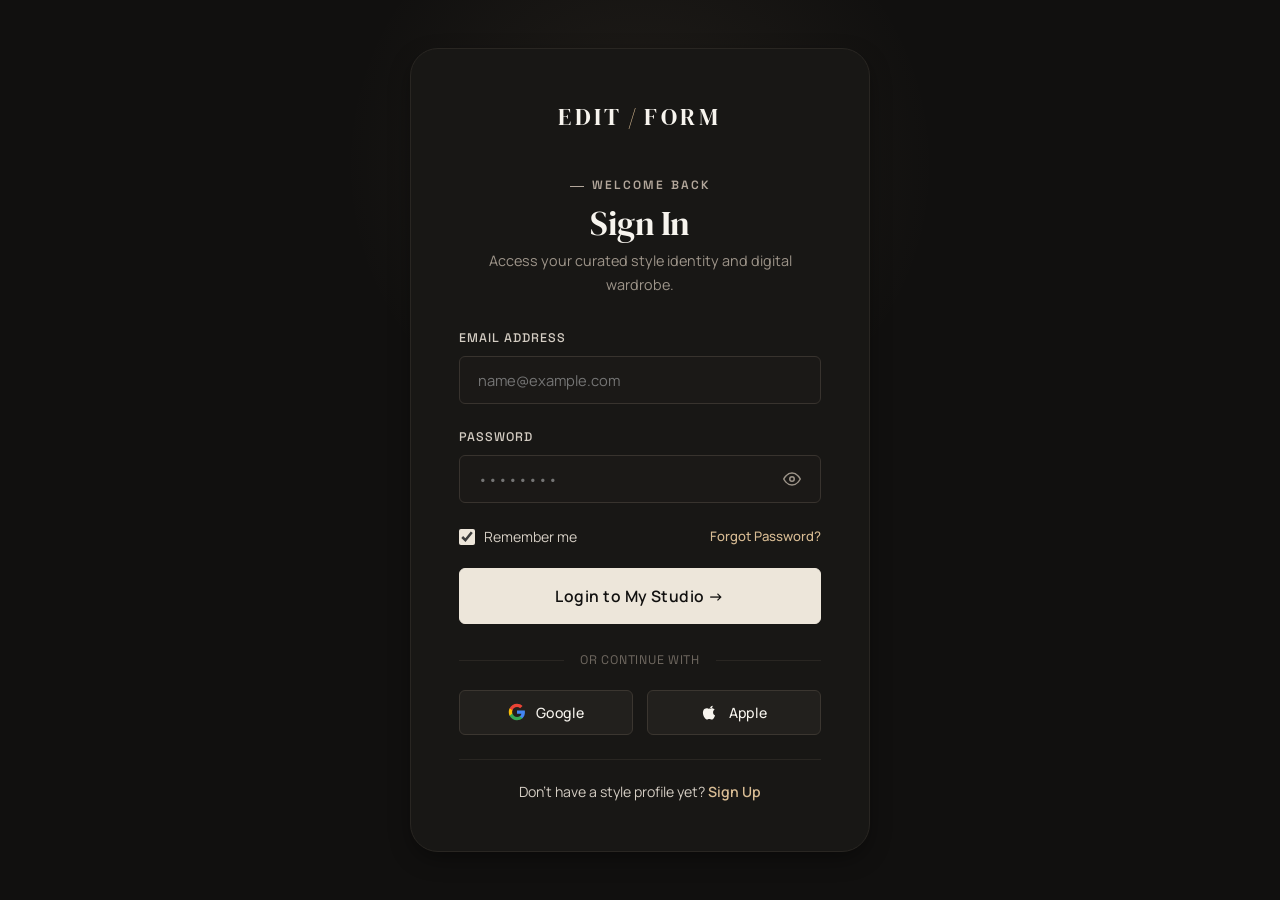
<file: login.html>
<!DOCTYPE html>
<html lang="en" data-theme="dark">
<head>
  <meta charset="UTF-8">
  <meta name="viewport" content="width=device-width, initial-scale=1.0">
  <title>Login — EDIT / FORM</title>
  <meta name="description" content="Access your personalized style profile, saved outfit formulas, and digital wardrobe.">
  <meta property="og:title" content="Login — EDIT / FORM">
  <meta property="og:description" content="Access your personal style profile and digital wardrobe.">

  <!-- Core Stylesheets -->
  <link rel="icon" type="image/svg+xml" href="favicon.svg">
  <link rel="stylesheet" href="assets/css/theme.css">
  <link rel="stylesheet" href="assets/css/style.css">
  <link rel="stylesheet" href="assets/css/responsive.css">

  <!-- Theme Preload Script -->
  <script src="assets/js/theme.js"></script>
</head>
<body>

  <!-- Centered Editorial Auth Layout -->
  <main class="auth-wrapper">
    <div class="auth-form-container">
      <div class="auth-form-card">
        <!-- Brand Name in Top Center Inside Box -->
        <div class="auth-brand-header">
          <a href="index.html" class="brand-logo" aria-label="EDIT / FORM Home">
            EDIT <span class="divider">/</span> FORM
          </a>
        </div>

        <div class="auth-header">
          <span class="eyebrow">Welcome Back</span>
          <h1 style="font-size: 2.1rem; margin-bottom: 0.4rem;">Sign In</h1>
          <p style="color: var(--text-muted); font-size: 0.9rem;">
            Access your curated style identity and digital wardrobe.
          </p>
        </div>

        <form id="login-form" data-ajax="mock" data-success-msg="Welcome back! Signed in to EDIT / FORM.">
          <div class="form-group">
            <label class="form-label" for="login-email">Email Address</label>
            <input type="email" class="form-control" id="login-email" placeholder="name@example.com" required />
          </div>

          <div class="form-group">
            <label class="form-label" for="login-password">Password</label>
            <div class="password-input-wrap">
              <input type="password" class="form-control" id="login-password" placeholder="••••••••" required />
              <button type="button" class="password-toggle-btn" aria-label="Show password">
                <svg class="icon-eye-open" width="18" height="18" viewBox="0 0 24 24" fill="none" stroke="currentColor" stroke-width="2" stroke-linecap="round" stroke-linejoin="round">
                  <path d="M1 12s4-8 11-8 11 8 11 8-4 8-11 8-11-8-11-8z"></path>
                  <circle cx="12" cy="12" r="3"></circle>
                </svg>
                <svg class="icon-eye-closed" width="18" height="18" viewBox="0 0 24 24" fill="none" stroke="currentColor" stroke-width="2" stroke-linecap="round" stroke-linejoin="round" style="display: none;">
                  <path d="M17.94 17.94A10.07 10.07 0 0 1 12 20c-7 0-11-8-11-8a18.45 18.45 0 0 1 5.06-5.94M9.9 4.24A9.12 9.12 0 0 1 12 4c7 0 11 8 11 8a18.5 18.5 0 0 1-2.16 3.19m-6.72-1.07a3 3 0 1 1-4.24-4.24"></path>
                  <line x1="1" y1="1" x2="23" y2="23"></line>
                </svg>
              </button>
            </div>
          </div>

          <!-- Remember Me & Forgot Password in Same Line -->
          <div class="form-group flex-between items-center" style="margin-top: 0.6rem; margin-bottom: 1.25rem;">
            <label class="checkbox-label" style="margin: 0; cursor: pointer;">
              <input type="checkbox" checked />
              <span>Remember me</span>
            </label>
            <a href="forgot-password.html" class="auth-link" style="font-size: 0.82rem;">
              Forgot Password?
            </a>
          </div>

          <button type="submit" class="btn btn-primary btn-lg" style="width: 100%;">
            Login to My Studio →
          </button>
        </form>

        <!-- Social Icons: Google and Apple -->
        <div class="auth-divider">
          <span>or continue with</span>
        </div>

        <div class="social-auth-grid">
          <button type="button" class="btn social-btn" aria-label="Sign in with Google">
            <svg width="18" height="18" viewBox="0 0 24 24" fill="currentColor">
              <path d="M22.56 12.25c0-.78-.07-1.53-.2-2.25H12v4.26h5.92c-.26 1.37-1.04 2.53-2.21 3.31v2.77h3.57c2.08-1.92 3.28-4.74 3.28-8.09z" fill="#4285F4"/>
              <path d="M12 23c2.97 0 5.46-.98 7.28-2.66l-3.57-2.77c-.98.66-2.23 1.06-3.71 1.06-2.86 0-5.29-1.93-6.16-4.53H2.18v2.84C3.99 20.53 7.7 23 12 23z" fill="#34A853"/>
              <path d="M5.84 14.09c-.22-.66-.35-1.36-.35-2.09s.13-1.43.35-2.09V7.06H2.18C1.43 8.55 1 10.22 1 12s.43 3.45 1.18 4.94l2.85-2.22.81-.63z" fill="#FBBC05"/>
              <path d="M12 5.38c1.62 0 3.06.56 4.21 1.64l3.15-3.15C17.45 2.09 14.97 1 12 1 7.7 1 3.99 3.47 2.18 7.06l3.66 2.84c.87-2.6 3.3-4.52 6.16-4.52z" fill="#EA4335"/>
            </svg>
            <span>Google</span>
          </button>

          <button type="button" class="btn social-btn" aria-label="Sign in with Apple">
            <svg width="18" height="18" viewBox="0 0 24 24" fill="currentColor">
              <path d="M18.71 19.5c-.83 1.24-1.71 2.45-3.05 2.47-1.34.03-1.77-.79-3.29-.79-1.53 0-2 .77-3.27.82-1.31.05-2.3-1.32-3.14-2.53C4.25 17 2.94 12.45 4.7 9.39c.87-1.52 2.43-2.48 4.12-2.51 1.28-.02 2.5.87 3.29.87.78 0 2.26-1.07 3.81-.91.65.03 2.47.26 3.64 1.98-.09.06-2.17 1.28-2.15 3.81.03 3.02 2.65 4.03 2.68 4.04-.03.07-.42 1.44-1.38 2.83M15.97 6.37c.62-.75 1.04-1.8 0.92-2.85-.9.04-2 .6-2.65 1.35-.58.66-1.08 1.73-.95 2.76.99.08 2.05-.51 2.68-1.26z"/>
            </svg>
            <span>Apple</span>
          </button>
        </div>

        <div style="margin-top: 1.5rem; padding-top: 1.25rem; border-top: 1px solid var(--border-subtle); text-align: center; font-size: 0.88rem; color: var(--text-secondary);">
          Don't have a style profile yet? <a href="signup.html" class="auth-link" style="font-weight: 600;">Sign Up</a>
        </div>
      </div>
    </div>
  </main>

  <script src="assets/js/main.js"></script>
</body>
</html>
</file>
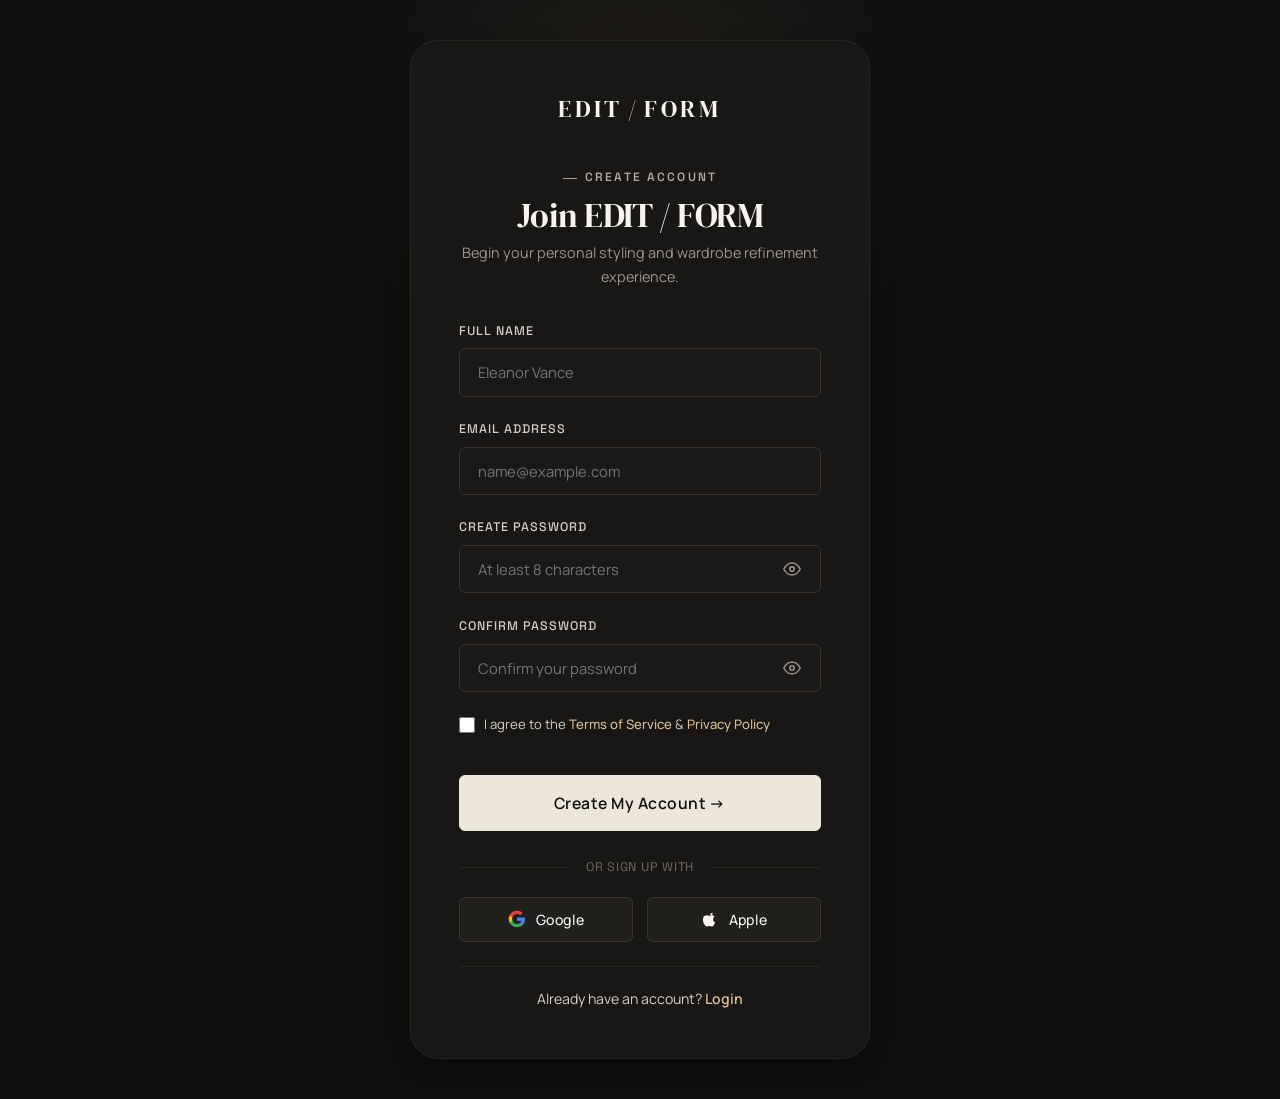
<file: signup.html>
<!DOCTYPE html>
<html lang="en" data-theme="dark">
<head>
  <meta charset="UTF-8">
  <meta name="viewport" content="width=device-width, initial-scale=1.0">
  <title>Create Your Style Account — EDIT / FORM</title>
  <meta name="description" content="Join EDIT / FORM to build your digital wardrobe, unlock personalized outfit recommendations, and create your style guide.">
  <meta property="og:title" content="Sign Up — EDIT / FORM">
  <meta property="og:description" content="Your personalized style journey starts here.">

  <!-- Core Stylesheets -->
  <link rel="icon" type="image/svg+xml" href="favicon.svg">
  <link rel="stylesheet" href="assets/css/theme.css">
  <link rel="stylesheet" href="assets/css/style.css">
  <link rel="stylesheet" href="assets/css/responsive.css">

  <!-- Theme Preload Script -->
  <script src="assets/js/theme.js"></script>
</head>
<body>

  <!-- Centered Editorial Auth Layout -->
  <main class="auth-wrapper">
    <div class="auth-form-container">
      <div class="auth-form-card">
        <!-- Brand Name in Top Center Inside Box -->
        <div class="auth-brand-header">
          <a href="index.html" class="brand-logo" aria-label="EDIT / FORM Home">
            EDIT <span class="divider">/</span> FORM
          </a>
        </div>

        <div class="auth-header">
          <span class="eyebrow">Create Account</span>
          <h1 style="font-size: 2.1rem; margin-bottom: 0.4rem;">Join EDIT / FORM</h1>
          <p style="color: var(--text-muted); font-size: 0.9rem;">
            Begin your personal styling and wardrobe refinement experience.
          </p>
        </div>

        <form id="signup-form" data-ajax="mock" data-success-msg="Account created successfully! Welcome to EDIT / FORM.">
          <div class="form-group">
            <label class="form-label" for="signup-name">Full Name</label>
            <input type="text" class="form-control" id="signup-name" placeholder="Eleanor Vance" required />
          </div>

          <div class="form-group">
            <label class="form-label" for="signup-email">Email Address</label>
            <input type="email" class="form-control" id="signup-email" placeholder="name@example.com" required />
          </div>

          <div class="form-group">
            <label class="form-label" for="signup-password">Create Password</label>
            <div class="password-input-wrap">
              <input type="password" class="form-control" id="signup-password" placeholder="At least 8 characters" required />
              <button type="button" class="password-toggle-btn" aria-label="Show password">
                <svg class="icon-eye-open" width="18" height="18" viewBox="0 0 24 24" fill="none" stroke="currentColor" stroke-width="2" stroke-linecap="round" stroke-linejoin="round">
                  <path d="M1 12s4-8 11-8 11 8 11 8-4 8-11 8-11-8-11-8z"></path>
                  <circle cx="12" cy="12" r="3"></circle>
                </svg>
                <svg class="icon-eye-closed" width="18" height="18" viewBox="0 0 24 24" fill="none" stroke="currentColor" stroke-width="2" stroke-linecap="round" stroke-linejoin="round" style="display: none;">
                  <path d="M17.94 17.94A10.07 10.07 0 0 1 12 20c-7 0-11-8-11-8a18.45 18.45 0 0 1 5.06-5.94M9.9 4.24A9.12 9.12 0 0 1 12 4c7 0 11 8 11 8a18.5 18.5 0 0 1-2.16 3.19m-6.72-1.07a3 3 0 1 1-4.24-4.24"></path>
                  <line x1="1" y1="1" x2="23" y2="23"></line>
                </svg>
              </button>
            </div>
          </div>

          <div class="form-group">
            <label class="form-label" for="signup-confirm-password">Confirm Password</label>
            <div class="password-input-wrap">
              <input type="password" class="form-control" id="signup-confirm-password" placeholder="Confirm your password" required />
              <button type="button" class="password-toggle-btn" aria-label="Show password">
                <svg class="icon-eye-open" width="18" height="18" viewBox="0 0 24 24" fill="none" stroke="currentColor" stroke-width="2" stroke-linecap="round" stroke-linejoin="round">
                  <path d="M1 12s4-8 11-8 11 8 11 8-4 8-11 8-11-8-11-8z"></path>
                  <circle cx="12" cy="12" r="3"></circle>
                </svg>
                <svg class="icon-eye-closed" width="18" height="18" viewBox="0 0 24 24" fill="none" stroke="currentColor" stroke-width="2" stroke-linecap="round" stroke-linejoin="round" style="display: none;">
                  <path d="M17.94 17.94A10.07 10.07 0 0 1 12 20c-7 0-11-8-11-8a18.45 18.45 0 0 1 5.06-5.94M9.9 4.24A9.12 9.12 0 0 1 12 4c7 0 11 8 11 8a18.5 18.5 0 0 1-2.16 3.19m-6.72-1.07a3 3 0 1 1-4.24-4.24"></path>
                  <line x1="1" y1="1" x2="23" y2="23"></line>
                </svg>
              </button>
            </div>
          </div>

          <div class="form-group">
            <label class="checkbox-label" style="cursor: pointer;">
              <input type="checkbox" required />
              <span style="font-size: 0.82rem;">I agree to the <a href="about.html#terms" class="auth-link">Terms of Service</a> &amp; <a href="about.html#privacy" class="auth-link">Privacy Policy</a></span>
            </label>
          </div>

          <button type="submit" class="btn btn-primary btn-lg" style="width: 100%; margin-top: 0.8rem;">
            Create My Account →
          </button>
        </form>

        <!-- Social Icons: Google and Apple -->
        <div class="auth-divider">
          <span>or sign up with</span>
        </div>

        <div class="social-auth-grid">
          <button type="button" class="btn social-btn" aria-label="Sign up with Google">
            <svg width="18" height="18" viewBox="0 0 24 24" fill="currentColor">
              <path d="M22.56 12.25c0-.78-.07-1.53-.2-2.25H12v4.26h5.92c-.26 1.37-1.04 2.53-2.21 3.31v2.77h3.57c2.08-1.92 3.28-4.74 3.28-8.09z" fill="#4285F4"/>
              <path d="M12 23c2.97 0 5.46-.98 7.28-2.66l-3.57-2.77c-.98.66-2.23 1.06-3.71 1.06-2.86 0-5.29-1.93-6.16-4.53H2.18v2.84C3.99 20.53 7.7 23 12 23z" fill="#34A853"/>
              <path d="M5.84 14.09c-.22-.66-.35-1.36-.35-2.09s.13-1.43.35-2.09V7.06H2.18C1.43 8.55 1 10.22 1 12s.43 3.45 1.18 4.94l2.85-2.22.81-.63z" fill="#FBBC05"/>
              <path d="M12 5.38c1.62 0 3.06.56 4.21 1.64l3.15-3.15C17.45 2.09 14.97 1 12 1 7.7 1 3.99 3.47 2.18 7.06l3.66 2.84c.87-2.6 3.3-4.52 6.16-4.52z" fill="#EA4335"/>
            </svg>
            <span>Google</span>
          </button>

          <button type="button" class="btn social-btn" aria-label="Sign up with Apple">
            <svg width="18" height="18" viewBox="0 0 24 24" fill="currentColor">
              <path d="M18.71 19.5c-.83 1.24-1.71 2.45-3.05 2.47-1.34.03-1.77-.79-3.29-.79-1.53 0-2 .77-3.27.82-1.31.05-2.3-1.32-3.14-2.53C4.25 17 2.94 12.45 4.7 9.39c.87-1.52 2.43-2.48 4.12-2.51 1.28-.02 2.5.87 3.29.87.78 0 2.26-1.07 3.81-.91.65.03 2.47.26 3.64 1.98-.09.06-2.17 1.28-2.15 3.81.03 3.02 2.65 4.03 2.68 4.04-.03.07-.42 1.44-1.38 2.83M15.97 6.37c.62-.75 1.04-1.8 0.92-2.85-.9.04-2 .6-2.65 1.35-.58.66-1.08 1.73-.95 2.76.99.08 2.05-.51 2.68-1.26z"/>
            </svg>
            <span>Apple</span>
          </button>
        </div>

        <div style="margin-top: 1.5rem; padding-top: 1.25rem; border-top: 1px solid var(--border-subtle); text-align: center; font-size: 0.88rem; color: var(--text-secondary);">
          Already have an account? <a href="login.html" class="auth-link" style="font-weight: 600;">Login</a>
        </div>
      </div>
    </div>
  </main>

  <script src="assets/js/main.js"></script>
</body>
</html>
</file>
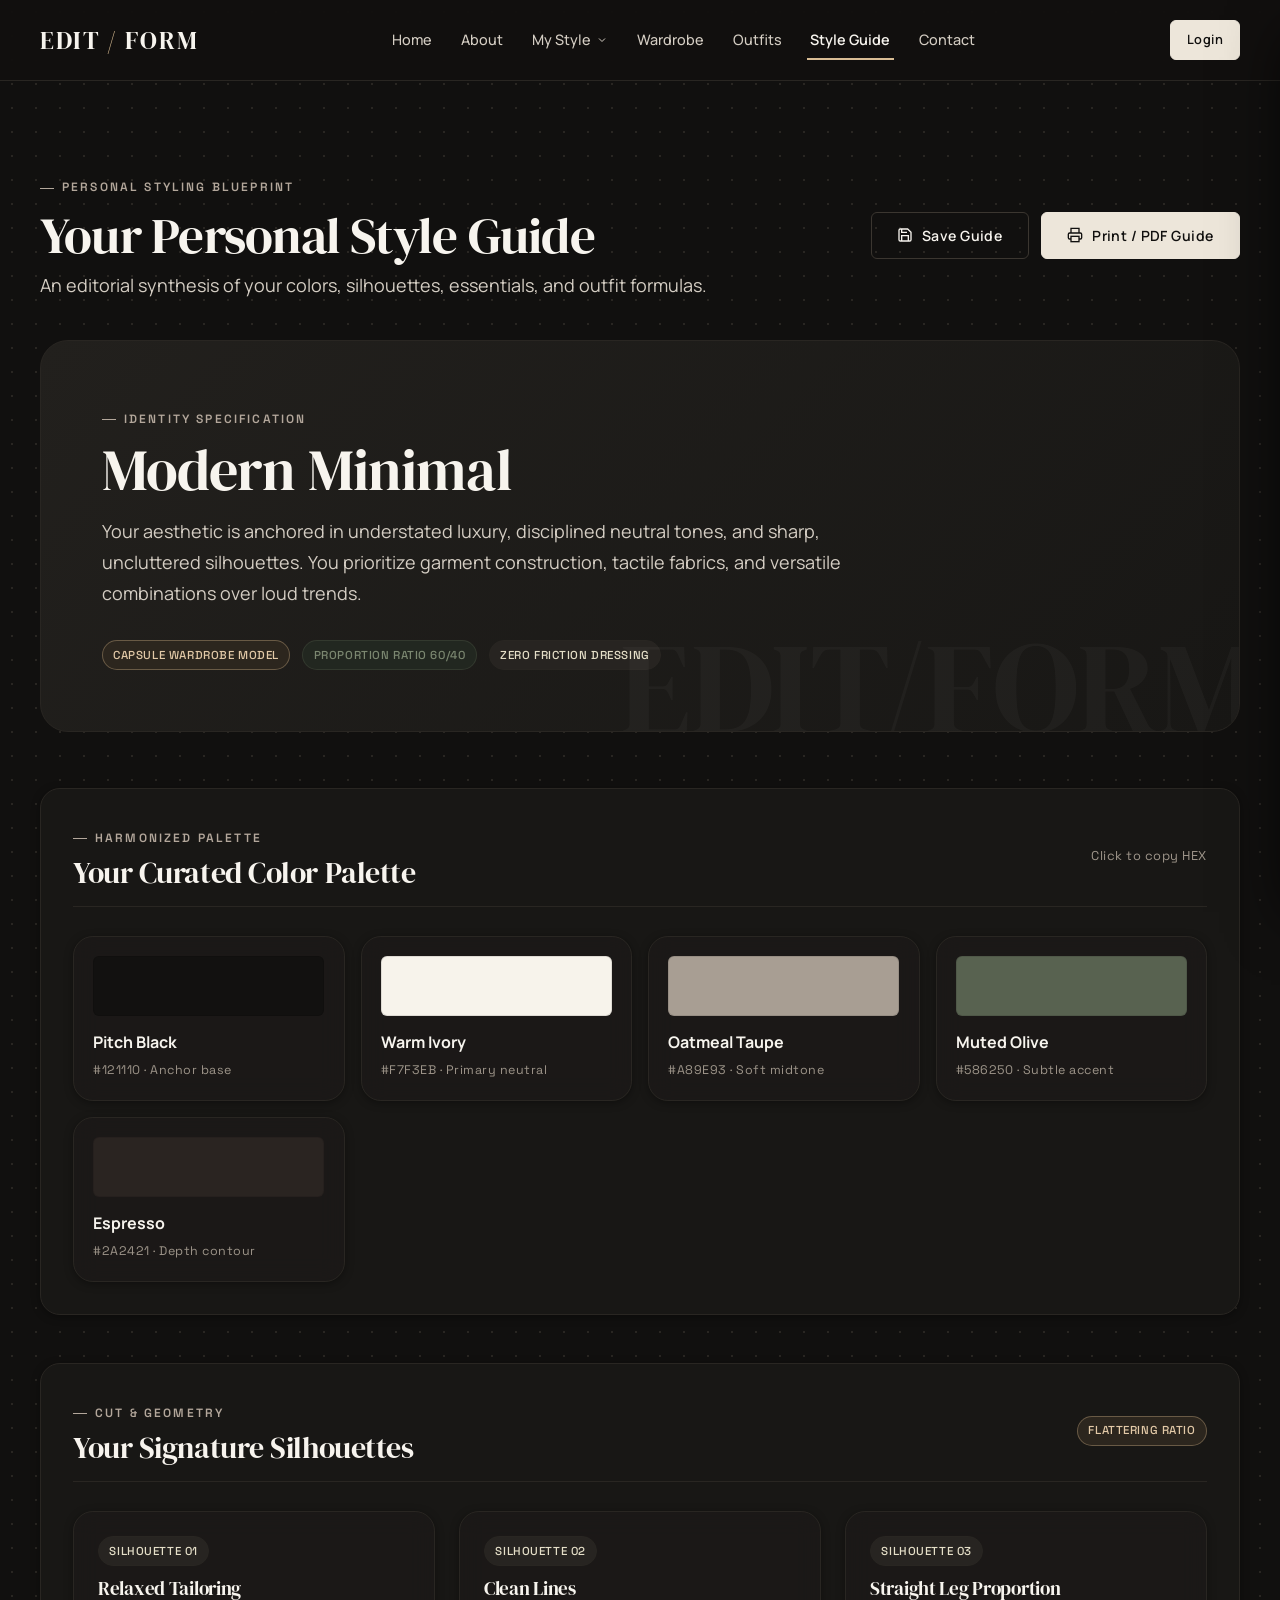
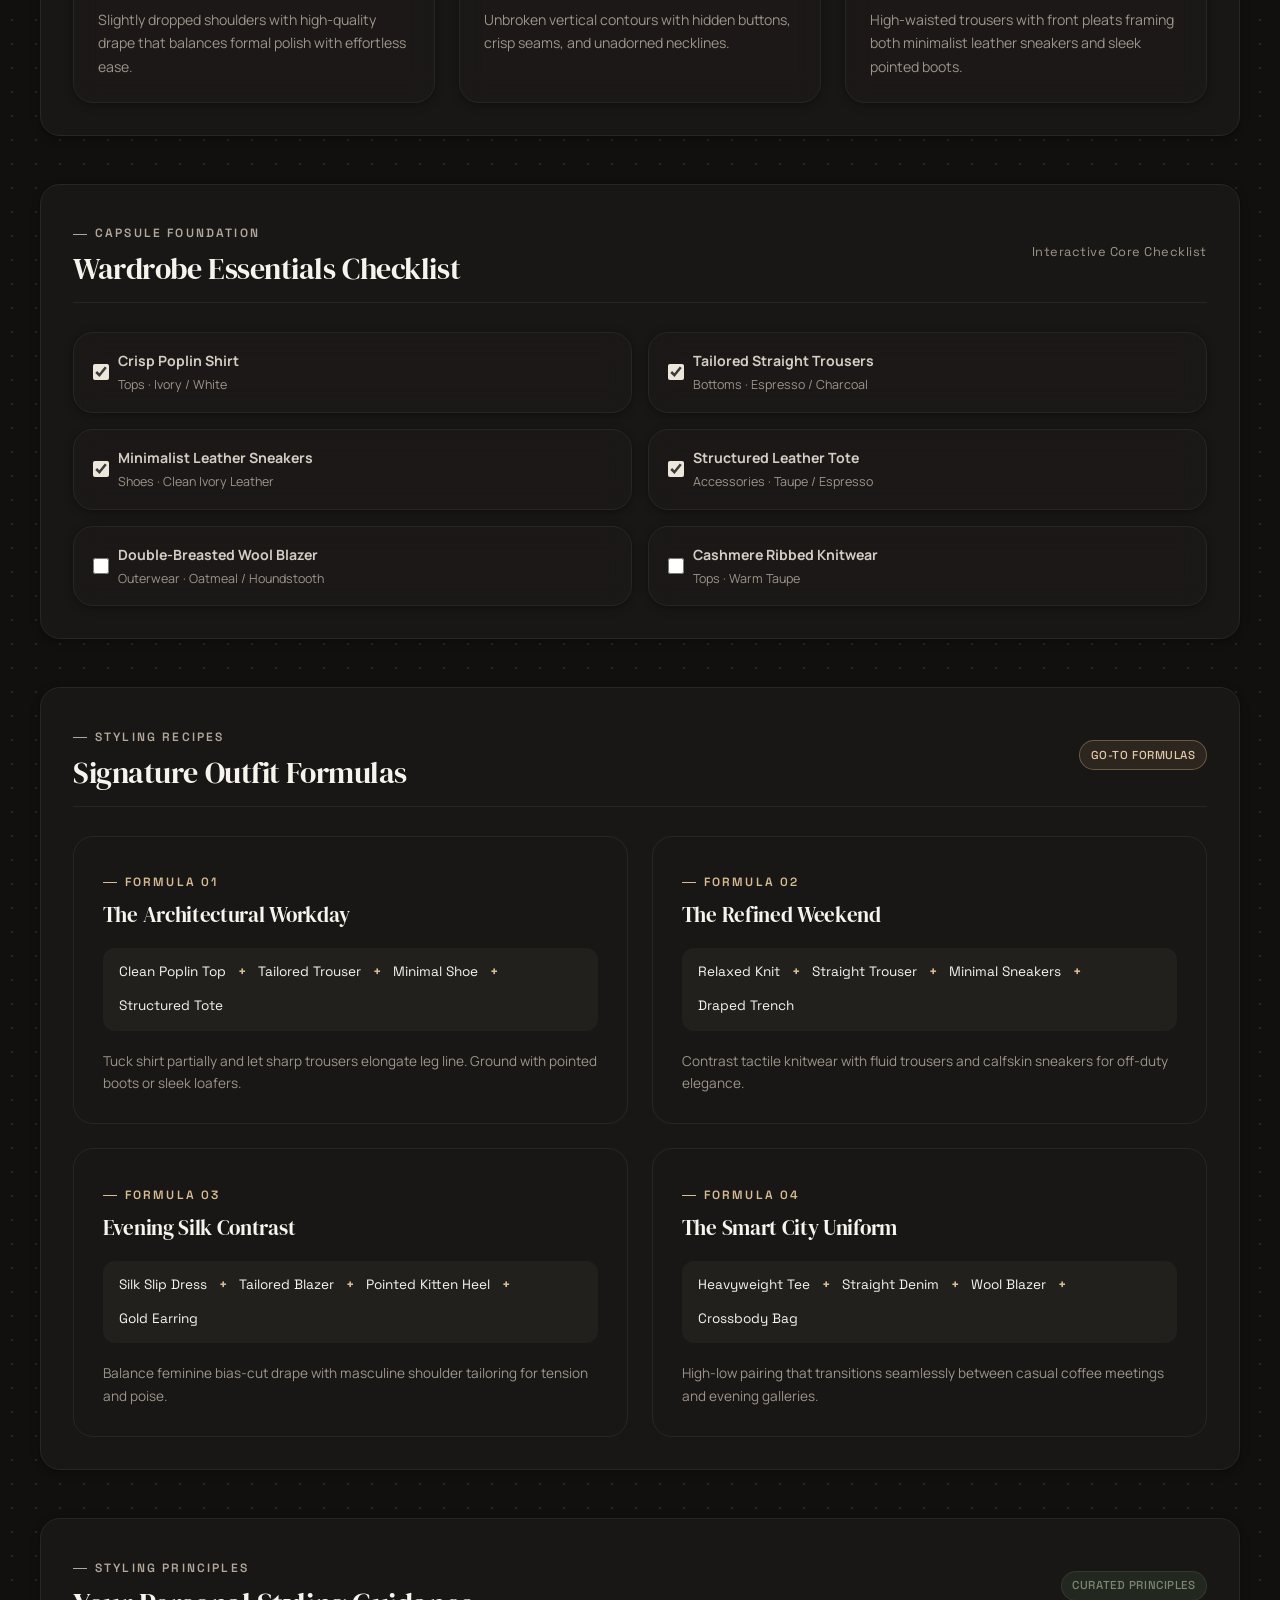
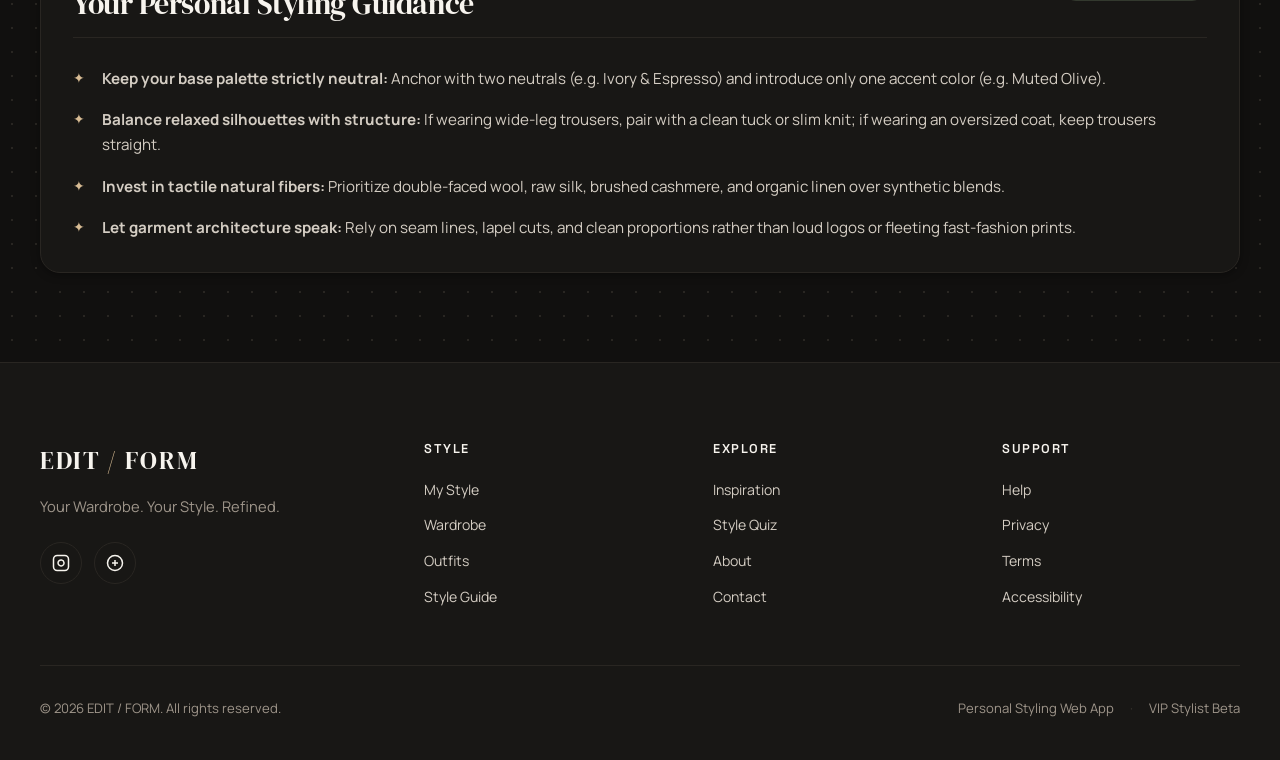
<file: style-guide.html>
<!DOCTYPE html>
<html lang="en" data-theme="dark">
<head>
  <meta charset="UTF-8">
  <meta name="viewport" content="width=device-width, initial-scale=1.0">
  <title>Your Personal Style Guide — EDIT / FORM</title>
  <meta name="description" content="Your complete personal styling dossier: color palette, silhouette blueprints, core wardrobe essentials, signature outfit formulas, and styling guidance.">
  <meta property="og:title" content="Personal Style Guide — EDIT / FORM">
  <meta property="og:description" content="Editorial styling dossier tailored to your aesthetic identity.">

  <!-- Core Stylesheets -->
  <link rel="icon" type="image/svg+xml" href="favicon.svg">
  <link rel="stylesheet" href="assets/css/theme.css">
  <link rel="stylesheet" href="assets/css/style.css">
  <link rel="stylesheet" href="assets/css/responsive.css">

  <!-- Theme Preload Script -->
  <script src="assets/js/theme.js"></script>
</head>
<body>

  <!-- =========================================================================
       MANDATORY NAVBAR
       ========================================================================= -->
  <header class="header">
    <div class="container navbar">
      <a href="index.html" class="brand-logo" aria-label="EDIT / FORM Home">
        EDIT <span class="divider">/</span> FORM
      </a>

      <nav class="nav-desktop" aria-label="Main Navigation">
        <ul class="nav-links">
          <li class="nav-item"><a href="index.html" class="nav-link">Home</a></li>
          <li class="nav-item"><a href="about.html" class="nav-link">About</a></li>
          <li class="nav-item">
            <a href="style-profile.html" class="nav-link dropdown-toggle" aria-expanded="false">
              My Style
              <svg width="12" height="12" viewBox="0 0 24 24" fill="none" stroke="currentColor" stroke-width="2"><path d="M6 9l6 6 6-6"/></svg>
            </a>
            <ul class="nav-dropdown">
              <li><a href="style-profile.html"><span>✦</span> Style Profile</a></li>
              <li><a href="style-quiz.html"><span>✦</span> Style Quiz</a></li>
              <li><a href="style-profile.html#color-palette"><span>✦</span> Color Preferences</a></li>
              <li><a href="style-profile.html#silhouettes"><span>✦</span> Fit &amp; Silhouette</a></li>
              <li><a href="style-profile.html#style-goals"><span>✦</span> Style Goals</a></li>
            </ul>
          </li>
          <li class="nav-item"><a href="wardrobe.html" class="nav-link">Wardrobe</a></li>
          <li class="nav-item"><a href="outfits.html" class="nav-link">Outfits</a></li>
          <li class="nav-item"><a href="style-guide.html" class="nav-link active">Style Guide</a></li>
          <li class="nav-item"><a href="contact.html" class="nav-link">Contact</a></li>
        </ul>

        <div class="nav-actions">
          <a href="login.html" class="btn btn-primary btn-sm">Login</a>
        </div>
      </nav>

      <button class="hamburger" id="hamburger-btn" aria-label="Toggle mobile menu" aria-expanded="false">
        <span></span><span></span><span></span>
      </button>
    </div>
  </header>

  <!-- Mobile Drawer -->
  <div class="mobile-nav-backdrop" id="mobile-backdrop"></div>
  <aside class="mobile-drawer" id="mobile-drawer" aria-hidden="true">
    <div>
      <div class="mobile-nav-header">
        <a href="index.html" class="brand-logo">EDIT <span class="divider">/</span> FORM</a>
        <button class="btn-icon" id="mobile-close-btn" aria-label="Close menu">✕</button>
      </div>
      <ul class="mobile-nav-links">
        <li><a href="index.html">Home</a></li>
        <li><a href="about.html">About</a></li>
        <li>
          <button class="mobile-dropdown-btn">My Style <svg width="14" height="14" viewBox="0 0 24 24" fill="none" stroke="currentColor" stroke-width="2"><path d="M6 9l6 6 6-6"/></svg></button>
          <ul class="mobile-submenu">
            <li><a href="style-profile.html">✦ Style Profile</a></li>
            <li><a href="style-quiz.html">✦ Style Quiz</a></li>
            <li><a href="style-profile.html#color-palette">✦ Color Preferences</a></li>
            <li><a href="style-profile.html#silhouettes">✦ Fit &amp; Silhouette</a></li>
            <li><a href="style-profile.html#style-goals">✦ Style Goals</a></li>
          </ul>
        </li>
        <li><a href="wardrobe.html">Wardrobe</a></li>
        <li><a href="outfits.html">Outfits</a></li>
        <li><a href="style-guide.html" class="active">Style Guide</a></li>
        <li><a href="contact.html">Contact</a></li>
      </ul>
    </div>
    <div class="mobile-actions">
      <a href="login.html" class="btn btn-primary" style="width: 100%;">Login</a>
    </div>
  </aside>

  <!-- =========================================================================
       MAIN CONTENT: EDITORIAL STYLE GUIDE DOSSIER
       ========================================================================= -->
  <main class="section">
    <div class="container">
      
      <!-- Top Action Bar -->
      <div class="flex-between items-center no-print" style="margin-bottom: 2.5rem; flex-wrap: wrap; gap: 1rem;">
        <div>
          <span class="eyebrow">Personal Styling Blueprint</span>
          <h1 style="font-size: clamp(2.3rem, 4vw, 3.4rem); margin-bottom: 0.3rem;">Your Personal Style Guide</h1>
          <p class="text-lead" style="margin: 0;">An editorial synthesis of your colors, silhouettes, essentials, and outfit formulas.</p>
        </div>
        <div class="flex gap-sm">
          <button class="btn btn-secondary" onclick="saveGuideDemo()">
            <svg width="16" height="16" viewBox="0 0 24 24" fill="none" stroke="currentColor" stroke-width="2"><path d="M19 21H5a2 2 0 0 1-2-2V5a2 2 0 0 1 2-2h11l5 5v11a2 2 0 0 1-2 2z"></path><polyline points="17 21 17 13 7 13 7 21"></polyline><polyline points="7 3 7 8 15 8"></polyline></svg>
            Save Guide
          </button>
          <button class="btn btn-primary" onclick="window.print()">
            <svg width="16" height="16" viewBox="0 0 24 24" fill="none" stroke="currentColor" stroke-width="2"><polyline points="6 9 6 2 18 2 18 9"></polyline><path d="M6 18H4a2 2 0 0 1-2-2v-5a2 2 0 0 1 2-2h16a2 2 0 0 1 2 2v5a2 2 0 0 1-2 2h-2"></path><rect x="6" y="14" width="12" height="8"></rect></svg>
            Print / PDF Guide
          </button>
        </div>
      </div>

      <!-- Dossier Hero Card -->
      <div class="guide-hero-banner">
        <span class="eyebrow">Identity Specification</span>
        <h2 id="guide-style-title" style="font-size: clamp(2.2rem, 4.5vw, 3.6rem); margin-bottom: 0.8rem;">Modern Minimal</h2>
        <p id="guide-style-desc" class="text-lead" style="max-width: 820px; margin-bottom: 2rem;">
          Your aesthetic is anchored in understated luxury, disciplined neutral tones, and sharp, uncluttered silhouettes. You prioritize garment construction, tactile fabrics, and versatile combinations over loud trends.
        </p>

        <div class="flex gap-sm" style="flex-wrap: wrap;">
          <span class="badge badge-gold">Capsule Wardrobe Model</span>
          <span class="badge badge-olive">Proportion Ratio 60/40</span>
          <span class="badge">Zero Friction Dressing</span>
        </div>
      </div>

      <!-- Section 1: Color Palette & Swatches -->
      <section class="card" style="margin-bottom: 3rem;">
        <div class="flex-between items-center" style="border-bottom: 1px solid var(--border-subtle); padding-bottom: 1rem; margin-bottom: 1.8rem;">
          <div>
            <span class="eyebrow">Harmonized Palette</span>
            <h3>Your Curated Color Palette</h3>
          </div>
          <span class="font-mono text-muted" style="font-size: 0.8rem;">Click to copy HEX</span>
        </div>

        <div class="grid grid-4 gap-md" id="guide-palette-container">
          <!-- Filled dynamically or with defaults -->
          <div class="card card-glass" style="padding: 1.2rem; cursor: pointer;" onclick="copyToClipboard('#121110', 'Pitch Black')">
            <span style="display: block; width: 100%; height: 60px; border-radius: var(--radius-sm); background-color: #121110; margin-bottom: 0.8rem; border: 1px solid rgba(0,0,0,0.1);"></span>
            <strong style="font-size: 1rem; display: block;">Pitch Black</strong>
            <span class="font-mono text-muted" style="font-size: 0.78rem;">#121110 · Anchor Base</span>
          </div>

          <div class="card card-glass" style="padding: 1.2rem; cursor: pointer;" onclick="copyToClipboard('#F7F3EB', 'Warm Ivory')">
            <span style="display: block; width: 100%; height: 60px; border-radius: var(--radius-sm); background-color: #F7F3EB; margin-bottom: 0.8rem; border: 1px solid var(--border-medium);"></span>
            <strong style="font-size: 1rem; display: block;">Warm Ivory</strong>
            <span class="font-mono text-muted" style="font-size: 0.78rem;">#F7F3EB · Primary Light</span>
          </div>

          <div class="card card-glass" style="padding: 1.2rem; cursor: pointer;" onclick="copyToClipboard('#A89E93', 'Oatmeal Taupe')">
            <span style="display: block; width: 100%; height: 60px; border-radius: var(--radius-sm); background-color: #A89E93; margin-bottom: 0.8rem; border: 1px solid rgba(0,0,0,0.1);"></span>
            <strong style="font-size: 1rem; display: block;">Oatmeal Taupe</strong>
            <span class="font-mono text-muted" style="font-size: 0.78rem;">#A89E93 · Soft Midtone</span>
          </div>

          <div class="card card-glass" style="padding: 1.2rem; cursor: pointer;" onclick="copyToClipboard('#586250', 'Muted Olive')">
            <span style="display: block; width: 100%; height: 60px; border-radius: var(--radius-sm); background-color: #586250; margin-bottom: 0.8rem; border: 1px solid rgba(0,0,0,0.1);"></span>
            <strong style="font-size: 1rem; display: block;">Muted Olive</strong>
            <span class="font-mono text-muted" style="font-size: 0.78rem;">#586250 · Organic Accent</span>
          </div>
        </div>
      </section>

      <!-- Section 2: Best Silhouettes -->
      <section class="card" style="margin-bottom: 3rem;">
        <div class="flex-between items-center" style="border-bottom: 1px solid var(--border-subtle); padding-bottom: 1rem; margin-bottom: 1.8rem;">
          <div>
            <span class="eyebrow">Cut &amp; Geometry</span>
            <h3>Your Signature Silhouettes</h3>
          </div>
          <span class="badge badge-gold">Flattering Ratio</span>
        </div>

        <div class="grid grid-3 gap-lg" id="guide-silhouettes-container">
          <div class="card card-glass" style="padding: 1.5rem;">
            <span class="badge" style="margin-bottom: 0.6rem;">Silhouette 01</span>
            <h4 style="margin-bottom: 0.4rem;">Relaxed Tailoring</h4>
            <p style="font-size: 0.88rem; color: var(--text-muted); margin: 0;">
              Slightly dropped shoulders with high-quality drape that balances formal polish with effortless ease.
            </p>
          </div>

          <div class="card card-glass" style="padding: 1.5rem;">
            <span class="badge" style="margin-bottom: 0.6rem;">Silhouette 02</span>
            <h4 style="margin-bottom: 0.4rem;">Clean Lines</h4>
            <p style="font-size: 0.88rem; color: var(--text-muted); margin: 0;">
              Unbroken vertical contours with hidden buttons, crisp seams, and unadorned necklines.
            </p>
          </div>

          <div class="card card-glass" style="padding: 1.5rem;">
            <span class="badge" style="margin-bottom: 0.6rem;">Silhouette 03</span>
            <h4 style="margin-bottom: 0.4rem;">Straight Leg Proportion</h4>
            <p style="font-size: 0.88rem; color: var(--text-muted); margin: 0;">
              High-waisted trousers with front pleats framing both minimalist leather sneakers and sleek pointed boots.
            </p>
          </div>
        </div>
      </section>

      <!-- Section 3: Wardrobe Essentials Checklist -->
      <section class="card" style="margin-bottom: 3rem;">
        <div class="flex-between items-center" style="border-bottom: 1px solid var(--border-subtle); padding-bottom: 1rem; margin-bottom: 1.8rem;">
          <div>
            <span class="eyebrow">Capsule Foundation</span>
            <h3>Wardrobe Essentials Checklist</h3>
          </div>
          <span class="font-mono text-muted" style="font-size: 0.8rem;">Interactive Core Checklist</span>
        </div>

        <div class="grid grid-2 gap-md" id="guide-essentials-container">
          <label class="checkbox-label card card-glass" style="padding: 1rem 1.2rem;">
            <input type="checkbox" checked>
            <div>
              <strong style="display: block;">Crisp Poplin Shirt</strong>
              <span style="font-size: 0.78rem; color: var(--text-muted);">Tops · Ivory / White</span>
            </div>
          </label>

          <label class="checkbox-label card card-glass" style="padding: 1rem 1.2rem;">
            <input type="checkbox" checked>
            <div>
              <strong style="display: block;">Tailored Straight Trousers</strong>
              <span style="font-size: 0.78rem; color: var(--text-muted);">Bottoms · Espresso / Charcoal</span>
            </div>
          </label>

          <label class="checkbox-label card card-glass" style="padding: 1rem 1.2rem;">
            <input type="checkbox" checked>
            <div>
              <strong style="display: block;">Minimalist Leather Sneakers</strong>
              <span style="font-size: 0.78rem; color: var(--text-muted);">Shoes · Clean Ivory Leather</span>
            </div>
          </label>

          <label class="checkbox-label card card-glass" style="padding: 1rem 1.2rem;">
            <input type="checkbox" checked>
            <div>
              <strong style="display: block;">Structured Leather Tote</strong>
              <span style="font-size: 0.78rem; color: var(--text-muted);">Accessories · Taupe / Espresso</span>
            </div>
          </label>

          <label class="checkbox-label card card-glass" style="padding: 1rem 1.2rem;">
            <input type="checkbox">
            <div>
              <strong style="display: block;">Double-Breasted Wool Blazer</strong>
              <span style="font-size: 0.78rem; color: var(--text-muted);">Outerwear · Oatmeal / Houndstooth</span>
            </div>
          </label>

          <label class="checkbox-label card card-glass" style="padding: 1rem 1.2rem;">
            <input type="checkbox">
            <div>
              <strong style="display: block;">Cashmere Ribbed Knitwear</strong>
              <span style="font-size: 0.78rem; color: var(--text-muted);">Tops · Warm Taupe</span>
            </div>
          </label>
        </div>
      </section>

      <!-- Section 4: Signature Outfit Formulas -->
      <section class="card" style="margin-bottom: 3rem;">
        <div class="flex-between items-center" style="border-bottom: 1px solid var(--border-subtle); padding-bottom: 1rem; margin-bottom: 1.8rem;">
          <div>
            <span class="eyebrow">Styling Recipes</span>
            <h3>Signature Outfit Formulas</h3>
          </div>
          <span class="badge badge-gold">Go-To Formulas</span>
        </div>

        <div class="grid grid-2 gap-lg" id="guide-formulas-container">
          <!-- Formula 01 -->
          <div class="formula-card">
            <span class="eyebrow" style="color: var(--accent-gold);">FORMULA 01</span>
            <h4 style="font-size: 1.3rem;">The Architectural Workday</h4>
            <div class="formula-recipe">
              <span>Clean Poplin Top</span>
              <span class="formula-plus">+</span>
              <span>Tailored Trouser</span>
              <span class="formula-plus">+</span>
              <span>Minimal Shoe</span>
              <span class="formula-plus">+</span>
              <span>Structured Tote</span>
            </div>
            <p style="font-size: 0.85rem; color: var(--text-muted); margin: 0;">
              Tuck shirt partially and let sharp trousers elongate leg line. Ground with pointed boots or sleek loafers.
            </p>
          </div>

          <!-- Formula 02 -->
          <div class="formula-card">
            <span class="eyebrow" style="color: var(--accent-gold);">FORMULA 02</span>
            <h4 style="font-size: 1.3rem;">The Refined Weekend</h4>
            <div class="formula-recipe">
              <span>Relaxed Knit</span>
              <span class="formula-plus">+</span>
              <span>Straight Trouser</span>
              <span class="formula-plus">+</span>
              <span>Minimal Sneakers</span>
              <span class="formula-plus">+</span>
              <span>Draped Trench</span>
            </div>
            <p style="font-size: 0.85rem; color: var(--text-muted); margin: 0;">
              Contrast tactile knitwear with fluid trousers and calfskin sneakers for off-duty elegance.
            </p>
          </div>

          <!-- Formula 03 -->
          <div class="formula-card">
            <span class="eyebrow" style="color: var(--accent-gold);">FORMULA 03</span>
            <h4 style="font-size: 1.3rem;">Evening Silk Contrast</h4>
            <div class="formula-recipe">
              <span>Silk Slip Dress</span>
              <span class="formula-plus">+</span>
              <span>Tailored Blazer</span>
              <span class="formula-plus">+</span>
              <span>Pointed Kitten Heel</span>
              <span class="formula-plus">+</span>
              <span>Gold Earring</span>
            </div>
            <p style="font-size: 0.85rem; color: var(--text-muted); margin: 0;">
              Balance feminine bias-cut drape with masculine shoulder tailoring for tension and poise.
            </p>
          </div>

          <!-- Formula 04 -->
          <div class="formula-card">
            <span class="eyebrow" style="color: var(--accent-gold);">FORMULA 04</span>
            <h4 style="font-size: 1.3rem;">The Smart City Uniform</h4>
            <div class="formula-recipe">
              <span>Heavyweight Tee</span>
              <span class="formula-plus">+</span>
              <span>Straight Denim</span>
              <span class="formula-plus">+</span>
              <span>Wool Blazer</span>
              <span class="formula-plus">+</span>
              <span>Crossbody Bag</span>
            </div>
            <p style="font-size: 0.85rem; color: var(--text-muted); margin: 0;">
              High-low pairing that transitions seamlessly between casual coffee meetings and evening galleries.
            </p>
          </div>
        </div>
      </section>

      <!-- Section 5: Personalized Styling Rules -->
      <section class="card">
        <div class="flex-between items-center" style="border-bottom: 1px solid var(--border-subtle); padding-bottom: 1rem; margin-bottom: 1.8rem;">
          <div>
            <span class="eyebrow">Styling Principles</span>
            <h3>Your Personal Styling Guidance</h3>
          </div>
          <span class="badge badge-olive">Curated Principles</span>
        </div>

        <ul class="rules-list" id="guide-rules-container">
          <li><strong>Keep your base palette strictly neutral:</strong> Anchor with two neutrals (e.g. Ivory &amp; Espresso) and introduce only one accent color (e.g. Muted Olive).</li>
          <li><strong>Balance relaxed silhouettes with structure:</strong> If wearing wide-leg trousers, pair with a clean tuck or slim knit; if wearing an oversized coat, keep trousers straight.</li>
          <li><strong>Invest in tactile natural fibers:</strong> Prioritize double-faced wool, raw silk, brushed cashmere, and organic linen over synthetic blends.</li>
          <li><strong>Let garment architecture speak:</strong> Rely on seam lines, lapel cuts, and clean proportions rather than loud logos or fleeting fast-fashion prints.</li>
        </ul>
      </section>

    </div>
  </main>

  <!-- =========================================================================
       MANDATORY 4-COLUMN FOOTER
       ========================================================================= -->
  <footer class="footer">
    <div class="container">
      <div class="footer-grid">
        <!-- Column 1: Brand & Tagline -->
        <div class="footer-brand">
          <a href="index.html" class="brand-logo">EDIT <span class="divider">/</span> FORM</a>
          <p class="footer-tagline">Your Wardrobe. Your Style. Refined.</p>
          <div class="footer-social-links">
            <a href="https://instagram.com" target="_blank" rel="noopener noreferrer" class="btn-icon" aria-label="Instagram">
              <svg width="18" height="18" viewBox="0 0 24 24" fill="none" stroke="currentColor" stroke-width="2">
                <rect x="2" y="2" width="20" height="20" rx="5" ry="5"></rect>
                <path d="M16 11.37A4 4 0 1 1 12.63 8 4 4 0 0 1 16 11.37z"></path>
                <line x1="17.5" y1="6.5" x2="17.51" y2="6.5"></line>
              </svg>
            </a>
            <a href="https://pinterest.com" target="_blank" rel="noopener noreferrer" class="btn-icon" aria-label="Pinterest">
              <svg width="18" height="18" viewBox="0 0 24 24" fill="none" stroke="currentColor" stroke-width="2">
                <line x1="12" y1="8" x2="12" y2="16"></line>
                <line x1="8" y1="12" x2="16" y2="12"></line>
                <circle cx="12" cy="12" r="10"></circle>
              </svg>
            </a>
          </div>
        </div>

        <!-- Column 2: Style Navigation -->
        <div>
          <h4 class="footer-title">STYLE</h4>
          <ul class="footer-links">
            <li><a href="style-profile.html">My Style</a></li>
            <li><a href="wardrobe.html">Wardrobe</a></li>
            <li><a href="outfits.html">Outfits</a></li>
            <li><a href="style-guide.html">Style Guide</a></li>
          </ul>
        </div>

        <!-- Column 3: Explore Navigation -->
        <div>
          <h4 class="footer-title">EXPLORE</h4>
          <ul class="footer-links">
            <li><a href="inspiration.html">Inspiration</a></li>
            <li><a href="style-quiz.html">Style Quiz</a></li>
            <li><a href="about.html">About</a></li>
            <li><a href="contact.html">Contact</a></li>
          </ul>
        </div>

        <!-- Column 4: Support Navigation -->
        <div>
          <h4 class="footer-title">SUPPORT</h4>
          <ul class="footer-links">
            <li><a href="contact.html">Help</a></li>
            <li><a href="about.html#privacy">Privacy</a></li>
            <li><a href="about.html#terms">Terms</a></li>
            <li><a href="about.html#accessibility">Accessibility</a></li>
          </ul>
        </div>
      </div>

      <!-- Footer Bottom -->
      <div class="footer-bottom">
        <div>&copy; 2026 EDIT / FORM. All rights reserved.</div>
        <div class="flex gap-md">
          <a href="about.html" style="color: var(--text-muted);">Personal Styling Web App</a>
          <span style="color: var(--border-medium);">·</span>
          <a href="coming-soon.html" style="color: var(--text-muted);">VIP Stylist Beta</a>
        </div>
      </div>
    </div>
  </footer>

  <!-- Scripts -->
  <script src="assets/js/recommendations.js"></script>
  <script src="assets/js/main.js"></script>

  <script>
    function saveGuideDemo() {
      if (window.showToast) {
        window.showToast('Personal Style Guide saved to your profile archive!', 'success');
      }
    }

    document.addEventListener('DOMContentLoaded', () => {
      if (window.RecommendationsEngine) {
        const profile = window.RecommendationsEngine.getStoredProfile();
        document.getElementById('guide-style-title').textContent = profile.name;
        document.getElementById('guide-style-desc').textContent = profile.description;

        // Populate dynamic palette
        const palContainer = document.getElementById('guide-palette-container');
        if (palContainer && profile.palette) {
          palContainer.innerHTML = profile.palette.map(c => `
            <div class="card card-glass" style="padding: 1.2rem; cursor: pointer;" onclick="copyToClipboard('${c.hex}', '${c.name}')">
              <span style="display: block; width: 100%; height: 60px; border-radius: var(--radius-sm); background-color: ${c.hex}; margin-bottom: 0.8rem; border: 1px solid rgba(0,0,0,0.1);"></span>
              <strong style="font-size: 1rem; display: block;">${c.name}</strong>
              <span class="font-mono text-muted" style="font-size: 0.78rem;">${c.hex} · ${c.note}</span>
            </div>
          `).join('');
        }
      }
    });
  </script>
</body>
</html>
</file>
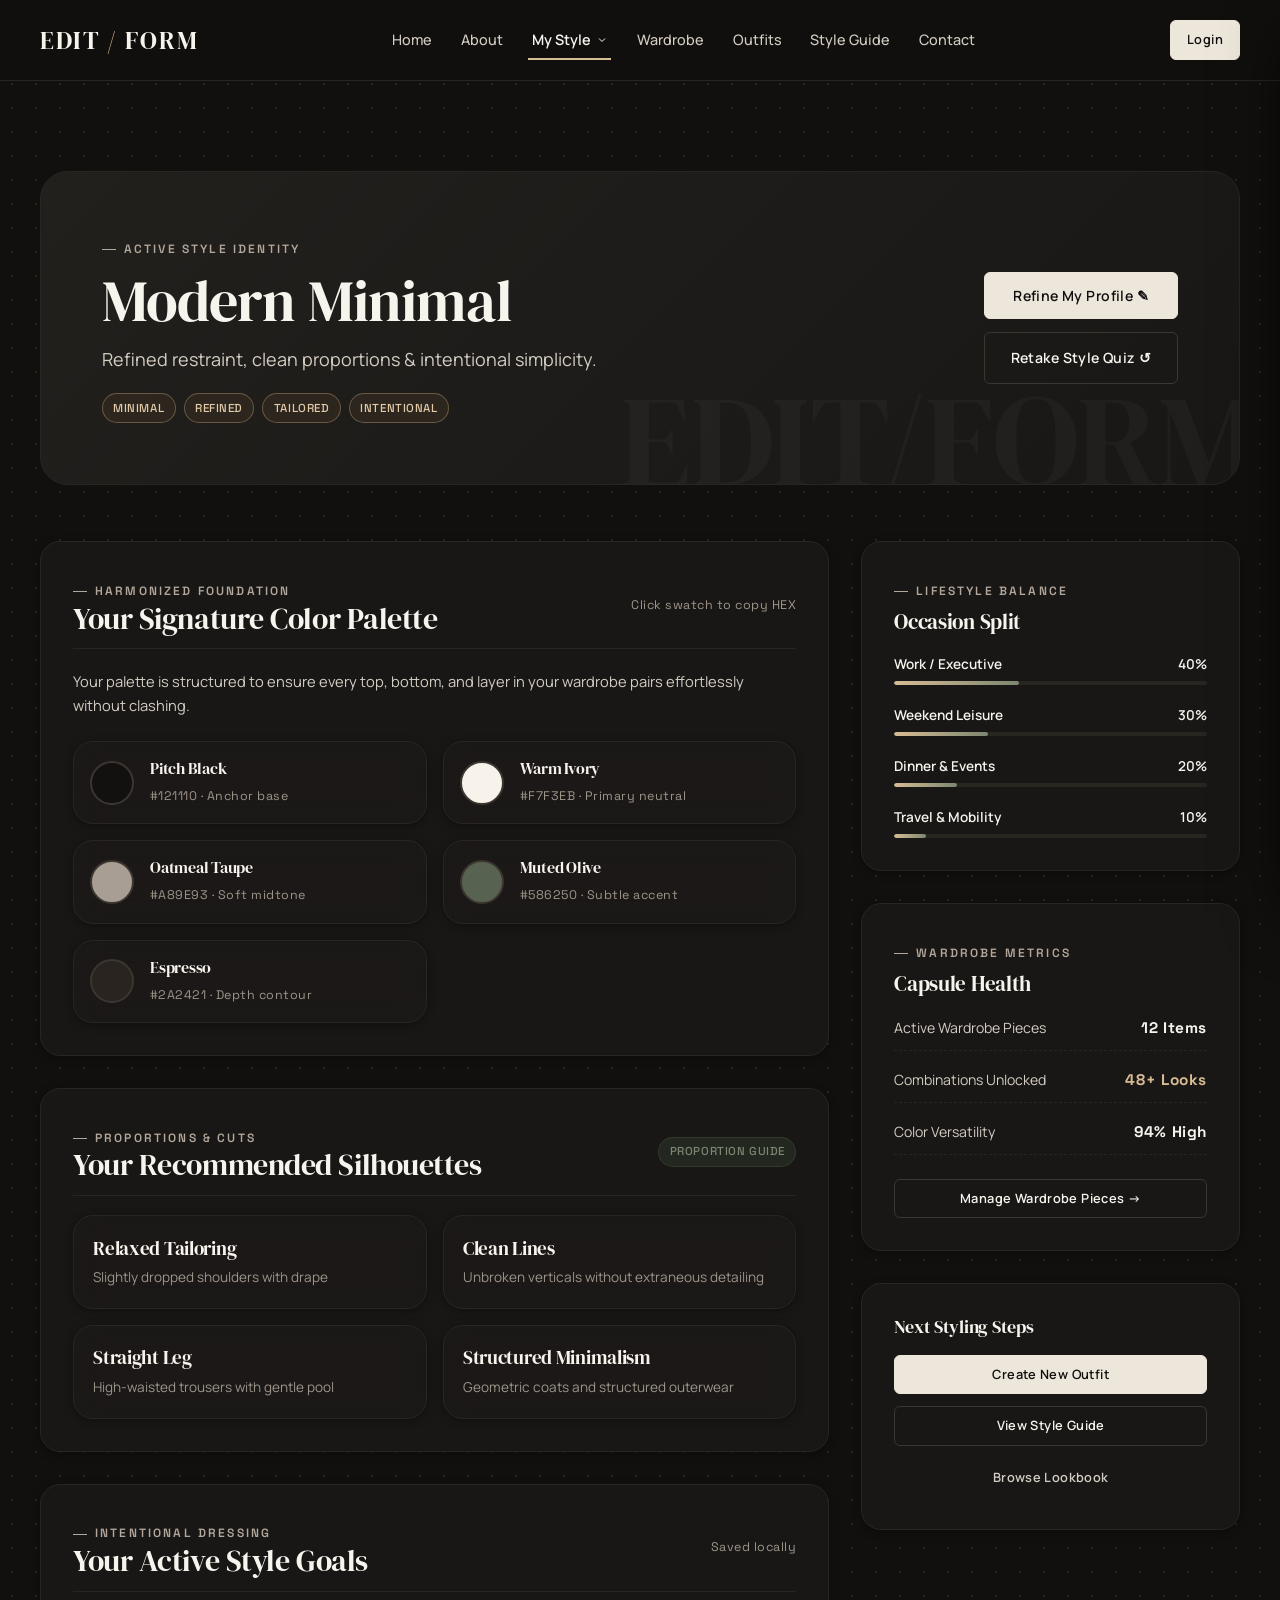
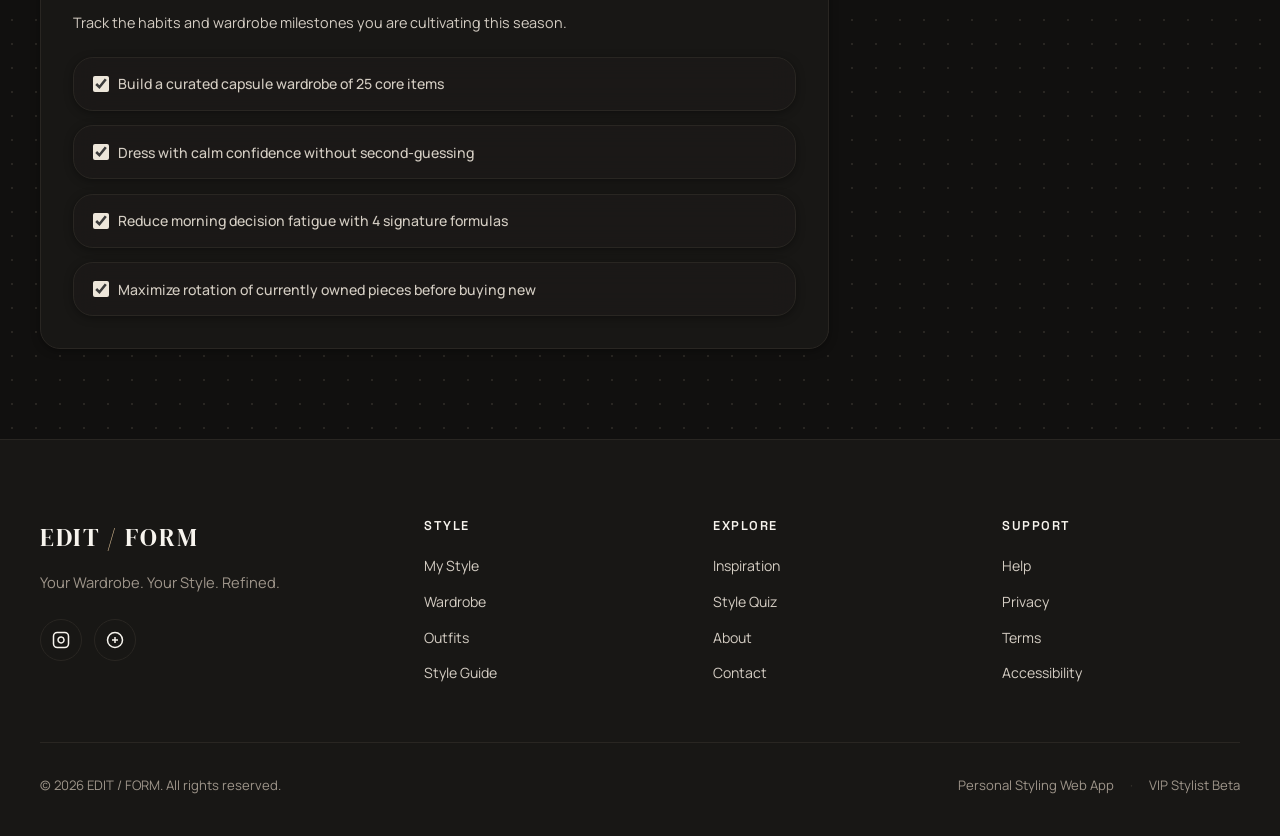
<file: style-profile.html>
<!DOCTYPE html>
<html lang="en" data-theme="dark">
<head>
  <meta charset="UTF-8">
  <meta name="viewport" content="width=device-width, initial-scale=1.0">
  <title>Your Style Profile — EDIT / FORM</title>
  <meta name="description" content="Your central personal styling profile: style identity, color palette swatches, silhouette breakdown, occasion distribution, and wardrobe goals.">
  <meta property="og:title" content="Your Style Profile — EDIT / FORM">
  <meta property="og:description" content="Personalized style traits, color swatches, and silhouette blueprint.">

  <!-- Core Stylesheets -->
  <link rel="icon" type="image/svg+xml" href="favicon.svg">
  <link rel="stylesheet" href="assets/css/theme.css">
  <link rel="stylesheet" href="assets/css/style.css">
  <link rel="stylesheet" href="assets/css/responsive.css">

  <!-- Theme Preload Script -->
  <script src="assets/js/theme.js"></script>
</head>
<body>

  <!-- =========================================================================
       MANDATORY NAVBAR
       ========================================================================= -->
  <header class="header">
    <div class="container navbar">
      <a href="index.html" class="brand-logo" aria-label="EDIT / FORM Home">
        EDIT <span class="divider">/</span> FORM
      </a>

      <nav class="nav-desktop" aria-label="Main Navigation">
        <ul class="nav-links">
          <li class="nav-item"><a href="index.html" class="nav-link">Home</a></li>
          <li class="nav-item"><a href="about.html" class="nav-link">About</a></li>
          <li class="nav-item">
            <a href="style-profile.html" class="nav-link active dropdown-toggle" aria-expanded="false">
              My Style
              <svg width="12" height="12" viewBox="0 0 24 24" fill="none" stroke="currentColor" stroke-width="2"><path d="M6 9l6 6 6-6"/></svg>
            </a>
            <ul class="nav-dropdown">
              <li><a href="style-profile.html"><span>✦</span> Style Profile</a></li>
              <li><a href="style-quiz.html"><span>✦</span> Style Quiz</a></li>
              <li><a href="style-profile.html#color-palette"><span>✦</span> Color Preferences</a></li>
              <li><a href="style-profile.html#silhouettes"><span>✦</span> Fit &amp; Silhouette</a></li>
              <li><a href="style-profile.html#style-goals"><span>✦</span> Style Goals</a></li>
            </ul>
          </li>
          <li class="nav-item"><a href="wardrobe.html" class="nav-link">Wardrobe</a></li>
          <li class="nav-item"><a href="outfits.html" class="nav-link">Outfits</a></li>
          <li class="nav-item"><a href="style-guide.html" class="nav-link">Style Guide</a></li>
          <li class="nav-item"><a href="contact.html" class="nav-link">Contact</a></li>
        </ul>

        <div class="nav-actions">
          <a href="login.html" class="btn btn-primary btn-sm">Login</a>
        </div>
      </nav>

      <button class="hamburger" id="hamburger-btn" aria-label="Toggle mobile menu" aria-expanded="false">
        <span></span><span></span><span></span>
      </button>
    </div>
  </header>

  <!-- Mobile Drawer Backdrop & Drawer -->
  <div class="mobile-nav-backdrop" id="mobile-backdrop"></div>
  <aside class="mobile-drawer" id="mobile-drawer" aria-hidden="true">
    <div>
      <div class="mobile-nav-header">
        <a href="index.html" class="brand-logo">EDIT <span class="divider">/</span> FORM</a>
        <button class="btn-icon" id="mobile-close-btn" aria-label="Close menu">✕</button>
      </div>
      <ul class="mobile-nav-links">
        <li><a href="index.html">Home</a></li>
        <li><a href="about.html">About</a></li>
        <li>
          <button class="mobile-dropdown-btn">My Style <svg width="14" height="14" viewBox="0 0 24 24" fill="none" stroke="currentColor" stroke-width="2"><path d="M6 9l6 6 6-6"/></svg></button>
          <ul class="mobile-submenu is-open">
            <li><a href="style-profile.html" class="active">✦ Style Profile</a></li>
            <li><a href="style-quiz.html">✦ Style Quiz</a></li>
            <li><a href="style-profile.html#color-palette">✦ Color Preferences</a></li>
            <li><a href="style-profile.html#silhouettes">✦ Fit &amp; Silhouette</a></li>
            <li><a href="style-profile.html#style-goals">✦ Style Goals</a></li>
          </ul>
        </li>
        <li><a href="wardrobe.html">Wardrobe</a></li>
        <li><a href="outfits.html">Outfits</a></li>
        <li><a href="style-guide.html">Style Guide</a></li>
        <li><a href="contact.html">Contact</a></li>
      </ul>
    </div>
    <div class="mobile-actions">
      <a href="login.html" class="btn btn-primary" style="width: 100%;">Login</a>
    </div>
  </aside>

  <!-- =========================================================================
       MAIN CONTENT: STYLE PROFILE EXPERIENCE
       ========================================================================= -->
  <main class="section">
    <div class="container">
      
      <!-- Top Profile Identity Header -->
      <div class="guide-hero-banner">
        <div class="flex-between items-center" style="flex-wrap: wrap; gap: 1.5rem;">
          <div>
            <span class="eyebrow">Active Style Identity</span>
            <h1 id="profile-name" style="font-size: clamp(2.4rem, 4.5vw, 3.8rem); margin-bottom: 0.6rem;">Modern Minimal</h1>
            <p id="profile-tagline" class="text-lead" style="max-width: 680px; margin-bottom: 1.2rem;">
              Refined restraint, clean proportions &amp; intentional simplicity.
            </p>
            <div id="profile-traits" class="flex gap-xs" style="flex-wrap: wrap;">
              <span class="badge badge-gold">Minimal</span>
              <span class="badge badge-gold">Refined</span>
              <span class="badge badge-gold">Relaxed</span>
              <span class="badge badge-gold">Practical</span>
            </div>
          </div>

          <div style="display: flex; flex-direction: column; gap: 0.8rem;">
            <button class="btn btn-primary" onclick="openModal('refine-profile-modal')">
              Refine My Profile ✎
            </button>
            <a href="style-quiz.html" class="btn btn-secondary">
              Retake Style Quiz ↺
            </a>
          </div>
        </div>
      </div>

      <!-- Main Profile Grid -->
      <div class="grid grid-12 gap-xl">
        
        <!-- Left 8-Col Section -->
        <div style="grid-column: span 8 / span 8;">
          
          <!-- SECTION 1: COLOR PALETTE -->
          <div class="card" id="color-palette" style="margin-bottom: 2rem;">
            <div class="flex-between items-center" style="margin-bottom: 1.2rem; border-bottom: 1px solid var(--border-subtle); padding-bottom: 0.8rem;">
              <div>
                <span class="eyebrow" style="margin: 0;">Harmonized Foundation</span>
                <h3>Your Signature Color Palette</h3>
              </div>
              <span class="font-mono text-muted" style="font-size: 0.78rem;">Click swatch to copy HEX</span>
            </div>

            <p style="margin-bottom: 1.5rem; color: var(--text-secondary); font-size: 0.92rem;">
              Your palette is structured to ensure every top, bottom, and layer in your wardrobe pairs effortlessly without clashing.
            </p>

            <div class="grid grid-2 gap-md" id="profile-palette-grid">
              <!-- Swatches generated dynamically or initialized with defaults -->
              <div class="card card-glass flex items-center gap-md" style="padding: 1rem; cursor: pointer;" onclick="copyToClipboard('#121110', 'Pitch Black')">
                <span style="width: 44px; height: 44px; border-radius: 50%; background-color: #121110; border: 2px solid var(--border-subtle); flex-shrink: 0;"></span>
                <div>
                  <h4 style="font-size: 1rem; margin-bottom: 0.15rem;">Pitch Black</h4>
                  <span class="font-mono text-muted" style="font-size: 0.78rem;">#121110 · Anchor Base</span>
                </div>
              </div>

              <div class="card card-glass flex items-center gap-md" style="padding: 1rem; cursor: pointer;" onclick="copyToClipboard('#F7F3EB', 'Warm Ivory')">
                <span style="width: 44px; height: 44px; border-radius: 50%; background-color: #F7F3EB; border: 2px solid var(--border-medium); flex-shrink: 0;"></span>
                <div>
                  <h4 style="font-size: 1rem; margin-bottom: 0.15rem;">Warm Ivory</h4>
                  <span class="font-mono text-muted" style="font-size: 0.78rem;">#F7F3EB · Primary Light</span>
                </div>
              </div>

              <div class="card card-glass flex items-center gap-md" style="padding: 1rem; cursor: pointer;" onclick="copyToClipboard('#A89E93', 'Oatmeal Taupe')">
                <span style="width: 44px; height: 44px; border-radius: 50%; background-color: #A89E93; border: 2px solid var(--border-subtle); flex-shrink: 0;"></span>
                <div>
                  <h4 style="font-size: 1rem; margin-bottom: 0.15rem;">Oatmeal Taupe</h4>
                  <span class="font-mono text-muted" style="font-size: 0.78rem;">#A89E93 · Soft Midtone</span>
                </div>
              </div>

              <div class="card card-glass flex items-center gap-md" style="padding: 1rem; cursor: pointer;" onclick="copyToClipboard('#586250', 'Muted Olive')">
                <span style="width: 44px; height: 44px; border-radius: 50%; background-color: #586250; border: 2px solid var(--border-subtle); flex-shrink: 0;"></span>
                <div>
                  <h4 style="font-size: 1rem; margin-bottom: 0.15rem;">Muted Olive</h4>
                  <span class="font-mono text-muted" style="font-size: 0.78rem;">#586250 · Earthy Accent</span>
                </div>
              </div>

              <div class="card card-glass flex items-center gap-md" style="padding: 1rem; cursor: pointer;" onclick="copyToClipboard('#2A2421', 'Espresso')">
                <span style="width: 44px; height: 44px; border-radius: 50%; background-color: #2A2421; border: 2px solid var(--border-subtle); flex-shrink: 0;"></span>
                <div>
                  <h4 style="font-size: 1rem; margin-bottom: 0.15rem;">Espresso</h4>
                  <span class="font-mono text-muted" style="font-size: 0.78rem;">#2A2421 · Depth Contour</span>
                </div>
              </div>
            </div>
          </div>

          <!-- SECTION 2: PREFERRED SILHOUETTES -->
          <div class="card" id="silhouettes" style="margin-bottom: 2rem;">
            <div class="flex-between items-center" style="margin-bottom: 1.2rem; border-bottom: 1px solid var(--border-subtle); padding-bottom: 0.8rem;">
              <div>
                <span class="eyebrow" style="margin: 0;">Proportions &amp; Cuts</span>
                <h3>Your Recommended Silhouettes</h3>
              </div>
              <span class="badge badge-olive">Proportion Guide</span>
            </div>

            <div class="grid grid-2 gap-md" id="profile-silhouettes-grid">
              <div class="card card-glass" style="padding: 1.2rem;">
                <h4 style="margin-bottom: 0.3rem;">Relaxed Tailoring</h4>
                <p style="font-size: 0.85rem; color: var(--text-muted); margin: 0;">
                  Dropped shoulders with fluid drape that moves freely without looking sloppy.
                </p>
              </div>

              <div class="card card-glass" style="padding: 1.2rem;">
                <h4 style="margin-bottom: 0.3rem;">Clean Unbroken Verticals</h4>
                <p style="font-size: 0.85rem; color: var(--text-muted); margin: 0;">
                  Unfussy lines with hidden plackets and minimal visual seams.
                </p>
              </div>

              <div class="card card-glass" style="padding: 1.2rem;">
                <h4 style="margin-bottom: 0.3rem;">Straight Leg Trousers</h4>
                <p style="font-size: 0.85rem; color: var(--text-muted); margin: 0;">
                  High-waisted cuts with front pleats and a gentle break over loafers or boots.
                </p>
              </div>

              <div class="card card-glass" style="padding: 1.2rem;">
                <h4 style="margin-bottom: 0.3rem;">Structured Outerwear</h4>
                <p style="font-size: 0.85rem; color: var(--text-muted); margin: 0;">
                  Architectural double-breasted blazers and unlined trench coats that frame outfits.
                </p>
              </div>
            </div>
          </div>

          <!-- SECTION 3: STYLE GOALS CHECKLIST -->
          <div class="card" id="style-goals">
            <div class="flex-between items-center" style="margin-bottom: 1.2rem; border-bottom: 1px solid var(--border-subtle); padding-bottom: 0.8rem;">
              <div>
                <span class="eyebrow" style="margin: 0;">Intentional Dressing</span>
                <h3>Your Active Style Goals</h3>
              </div>
              <span class="font-mono text-muted" style="font-size: 0.78rem;">Saved locally</span>
            </div>

            <p style="font-size: 0.9rem; color: var(--text-secondary); margin-bottom: 1.4rem;">
              Track the habits and wardrobe milestones you are cultivating this season.
            </p>

            <div style="display: flex; flex-direction: column; gap: 0.9rem;" id="goals-list">
              <label class="checkbox-label card card-glass" style="padding: 0.9rem 1.2rem;">
                <input type="checkbox" checked onchange="toggleGoal(this, 'Build a capsule wardrobe of 25 core items')">
                <span style="font-weight: 500;">Build a curated capsule wardrobe of 25 core items</span>
              </label>

              <label class="checkbox-label card card-glass" style="padding: 0.9rem 1.2rem;">
                <input type="checkbox" checked onchange="toggleGoal(this, 'Dress with calm confidence every morning')">
                <span style="font-weight: 500;">Dress with calm confidence without second-guessing</span>
              </label>

              <label class="checkbox-label card card-glass" style="padding: 0.9rem 1.2rem;">
                <input type="checkbox" checked onchange="toggleGoal(this, 'Reduce morning decision fatigue')">
                <span style="font-weight: 500;">Reduce morning decision fatigue with 4 signature formulas</span>
              </label>

              <label class="checkbox-label card card-glass" style="padding: 0.9rem 1.2rem;">
                <input type="checkbox" checked onchange="toggleGoal(this, 'Maximize rotation of currently owned pieces')">
                <span style="font-weight: 500;">Maximize rotation of currently owned pieces before buying new</span>
              </label>
            </div>
          </div>
        </div>

        <!-- Right 4-Col Sidebar -->
        <div style="grid-column: span 4 / span 4;">
          
          <!-- Occasion Distribution -->
          <div class="card" style="margin-bottom: 2rem;">
            <span class="eyebrow">Lifestyle Balance</span>
            <h3 style="font-size: 1.3rem; margin-bottom: 1.2rem;">Occasion Split</h3>
            
            <div style="display: flex; flex-direction: column; gap: 1.2rem;">
              <div>
                <div class="flex-between" style="font-size: 0.85rem; font-weight: 600; margin-bottom: 0.35rem;">
                  <span>Work / Executive</span>
                  <span>40%</span>
                </div>
                <div class="quiz-progress-bar" style="margin-bottom: 0;">
                  <div class="quiz-progress-fill" style="width: 40%;"></div>
                </div>
              </div>

              <div>
                <div class="flex-between" style="font-size: 0.85rem; font-weight: 600; margin-bottom: 0.35rem;">
                  <span>Weekend Leisure</span>
                  <span>30%</span>
                </div>
                <div class="quiz-progress-bar" style="margin-bottom: 0;">
                  <div class="quiz-progress-fill" style="width: 30%;"></div>
                </div>
              </div>

              <div>
                <div class="flex-between" style="font-size: 0.85rem; font-weight: 600; margin-bottom: 0.35rem;">
                  <span>Dinner &amp; Events</span>
                  <span>20%</span>
                </div>
                <div class="quiz-progress-bar" style="margin-bottom: 0;">
                  <div class="quiz-progress-fill" style="width: 20%;"></div>
                </div>
              </div>

              <div>
                <div class="flex-between" style="font-size: 0.85rem; font-weight: 600; margin-bottom: 0.35rem;">
                  <span>Travel &amp; Mobility</span>
                  <span>10%</span>
                </div>
                <div class="quiz-progress-bar" style="margin-bottom: 0;">
                  <div class="quiz-progress-fill" style="width: 10%;"></div>
                </div>
              </div>
            </div>
          </div>

          <!-- Wardrobe Versatility Card -->
          <div class="card card-glass" style="margin-bottom: 2rem;">
            <span class="eyebrow">Wardrobe Metrics</span>
            <h3 style="font-size: 1.3rem; margin-bottom: 1.2rem;">Capsule Health</h3>

            <div style="display: flex; flex-direction: column; gap: 1rem;">
              <div class="flex-between items-center" style="border-bottom: 1px dashed var(--border-subtle); padding-bottom: 0.6rem;">
                <span style="font-size: 0.88rem; color: var(--text-secondary);">Active Wardrobe Pieces</span>
                <strong class="font-mono" id="metrics-pieces">12 Items</strong>
              </div>
              <div class="flex-between items-center" style="border-bottom: 1px dashed var(--border-subtle); padding-bottom: 0.6rem;">
                <span style="font-size: 0.88rem; color: var(--text-secondary);">Combinations Unlocked</span>
                <strong class="font-mono" style="color: var(--accent-gold);">48+ Looks</strong>
              </div>
              <div class="flex-between items-center" style="border-bottom: 1px dashed var(--border-subtle); padding-bottom: 0.6rem;">
                <span style="font-size: 0.88rem; color: var(--text-secondary);">Color Versatility</span>
                <strong class="font-mono">94% High</strong>
              </div>
            </div>

            <div style="margin-top: 1.5rem;">
              <a href="wardrobe.html" class="btn btn-secondary btn-sm" style="width: 100%;">
                Manage Wardrobe Pieces →
              </a>
            </div>
          </div>

          <!-- Quick Actions -->
          <div class="card">
            <h4 style="font-size: 1.1rem; margin-bottom: 1rem;">Next Styling Steps</h4>
            <div style="display: flex; flex-direction: column; gap: 0.75rem;">
              <a href="outfits.html" class="btn btn-primary btn-sm" style="width: 100%;">
                Create New Outfit
              </a>
              <a href="style-guide.html" class="btn btn-secondary btn-sm" style="width: 100%;">
                View Style Guide
              </a>
              <a href="inspiration.html" class="btn btn-ghost btn-sm" style="width: 100%;">
                Browse Lookbook
              </a>
            </div>
          </div>

        </div>
      </div>
    </div>
  </main>

  <!-- =========================================================================
       REFINE PROFILE MODAL
       ========================================================================= -->
  <div class="modal-backdrop" id="refine-profile-modal">
    <div class="modal-content">
      <button class="modal-close-btn" onclick="closeModal('refine-profile-modal')">✕</button>
      <span class="eyebrow">Personalization Settings</span>
      <h3 style="margin-bottom: 1rem;">Refine Your Style Profile</h3>
      <p style="font-size: 0.88rem; color: var(--text-secondary); margin-bottom: 1.5rem;">
        Switch your primary archetype or adjust your lifestyle occasion weightings.
      </p>

      <form id="refine-form">
        <div class="form-group">
          <label class="form-label">Select Style Archetype</label>
          <select class="form-control" id="select-archetype">
            <option value="modern-minimal">Modern Minimal (Refined restraint &amp; clean lines)</option>
            <option value="architectural-classic">Architectural Classic (Timeless tailoring &amp; structure)</option>
            <option value="relaxed-neutral">Relaxed Neutral (Fluid linen &amp; warm drape)</option>
            <option value="elevated-casual">Elevated Casual (High-low dynamic pairings)</option>
          </select>
        </div>

        <div class="form-group">
          <label class="form-label">Primary Dressing Environment</label>
          <select class="form-control" id="select-primary-occasion">
            <option value="work">Executive / Studio Work</option>
            <option value="casual">Casual / Weekend Leisure</option>
            <option value="dinner">Evening / Social Dining</option>
            <option value="travel">Travel &amp; Mobility</option>
          </select>
        </div>

        <div class="flex gap-md" style="margin-top: 2rem;">
          <button type="submit" class="btn btn-primary" style="flex: 1;">Save Profile Changes</button>
          <button type="button" class="btn btn-secondary" onclick="closeModal('refine-profile-modal')">Cancel</button>
        </div>
      </form>
    </div>
  </div>

  <!-- =========================================================================
       MANDATORY 4-COLUMN FOOTER
       ========================================================================= -->
  <footer class="footer">
    <div class="container">
      <div class="footer-grid">
        <!-- Column 1: Brand & Tagline -->
        <div class="footer-brand">
          <a href="index.html" class="brand-logo">EDIT <span class="divider">/</span> FORM</a>
          <p class="footer-tagline">Your Wardrobe. Your Style. Refined.</p>
          <div class="footer-social-links">
            <a href="https://instagram.com" target="_blank" rel="noopener noreferrer" class="btn-icon" aria-label="Instagram">
              <svg width="18" height="18" viewBox="0 0 24 24" fill="none" stroke="currentColor" stroke-width="2">
                <rect x="2" y="2" width="20" height="20" rx="5" ry="5"></rect>
                <path d="M16 11.37A4 4 0 1 1 12.63 8 4 4 0 0 1 16 11.37z"></path>
                <line x1="17.5" y1="6.5" x2="17.51" y2="6.5"></line>
              </svg>
            </a>
            <a href="https://pinterest.com" target="_blank" rel="noopener noreferrer" class="btn-icon" aria-label="Pinterest">
              <svg width="18" height="18" viewBox="0 0 24 24" fill="none" stroke="currentColor" stroke-width="2">
                <line x1="12" y1="8" x2="12" y2="16"></line>
                <line x1="8" y1="12" x2="16" y2="12"></line>
                <circle cx="12" cy="12" r="10"></circle>
              </svg>
            </a>
          </div>
        </div>

        <!-- Column 2: Style Navigation -->
        <div>
          <h4 class="footer-title">STYLE</h4>
          <ul class="footer-links">
            <li><a href="style-profile.html">My Style</a></li>
            <li><a href="wardrobe.html">Wardrobe</a></li>
            <li><a href="outfits.html">Outfits</a></li>
            <li><a href="style-guide.html">Style Guide</a></li>
          </ul>
        </div>

        <!-- Column 3: Explore Navigation -->
        <div>
          <h4 class="footer-title">EXPLORE</h4>
          <ul class="footer-links">
            <li><a href="inspiration.html">Inspiration</a></li>
            <li><a href="style-quiz.html">Style Quiz</a></li>
            <li><a href="about.html">About</a></li>
            <li><a href="contact.html">Contact</a></li>
          </ul>
        </div>

        <!-- Column 4: Support Navigation -->
        <div>
          <h4 class="footer-title">SUPPORT</h4>
          <ul class="footer-links">
            <li><a href="contact.html">Help</a></li>
            <li><a href="about.html#privacy">Privacy</a></li>
            <li><a href="about.html#terms">Terms</a></li>
            <li><a href="about.html#accessibility">Accessibility</a></li>
          </ul>
        </div>
      </div>

      <!-- Footer Bottom -->
      <div class="footer-bottom">
        <div>&copy; 2026 EDIT / FORM. All rights reserved.</div>
        <div class="flex gap-md">
          <a href="about.html" style="color: var(--text-muted);">Personal Styling Web App</a>
          <span style="color: var(--border-medium);">·</span>
          <a href="coming-soon.html" style="color: var(--text-muted);">VIP Stylist Beta</a>
        </div>
      </div>
    </div>
  </footer>

  <!-- Scripts -->
  <script src="assets/js/recommendations.js"></script>
  <script src="assets/js/wardrobe.js"></script>
  <script src="assets/js/main.js"></script>

  <script>
    function loadActiveProfile() {
      if (!window.RecommendationsEngine) return;
      const profile = window.RecommendationsEngine.getStoredProfile();
      
      document.getElementById('profile-name').textContent = profile.name;
      document.getElementById('profile-tagline').textContent = profile.tagline;

      // Render traits
      const traitsEl = document.getElementById('profile-traits');
      if (traitsEl) {
        traitsEl.innerHTML = profile.traits.map(t => `<span class="badge badge-gold">${t}</span>`).join('');
      }

      // Render palette
      const palEl = document.getElementById('profile-palette-grid');
      if (palEl) {
        palEl.innerHTML = profile.palette.map(c => `
          <div class="card card-glass flex items-center gap-md" style="padding: 1rem; cursor: pointer;" onclick="copyToClipboard('${c.hex}', '${c.name}')">
            <span style="width: 44px; height: 44px; border-radius: 50%; background-color: ${c.hex}; border: 2px solid var(--border-medium); flex-shrink: 0;"></span>
            <div>
              <h4 style="font-size: 1rem; margin-bottom: 0.15rem;">${c.name}</h4>
              <span class="font-mono text-muted" style="font-size: 0.78rem;">${c.hex} · ${c.note}</span>
            </div>
          </div>
        `).join('');
      }

      // Render Silhouettes
      const silEl = document.getElementById('profile-silhouettes-grid');
      if (silEl) {
        silEl.innerHTML = profile.silhouettes.map(s => `
          <div class="card card-glass" style="padding: 1.2rem;">
            <h4 style="margin-bottom: 0.3rem;">${s.name}</h4>
            <p style="font-size: 0.85rem; color: var(--text-muted); margin: 0;">${s.desc}</p>
          </div>
        `).join('');
      }

      const selectArch = document.getElementById('select-archetype');
      if (selectArch) selectArch.value = profile.id;
    }

    function toggleGoal(checkbox, goalName) {
      if (window.showToast) {
        window.showToast(`Goal ${checkbox.checked ? 'activated' : 'completed'}: ${goalName}`, 'info');
      }
    }

    document.getElementById('refine-form').addEventListener('submit', (e) => {
      e.preventDefault();
      const arch = document.getElementById('select-archetype').value;
      if (window.RecommendationsEngine) {
        window.RecommendationsEngine.saveProfile(arch);
        loadActiveProfile();
        closeModal('refine-profile-modal');
        if (window.showToast) {
          window.showToast('Style profile updated successfully!', 'success');
        }
      }
    });

    document.addEventListener('DOMContentLoaded', () => {
      loadActiveProfile();
      if (window.WardrobeManager) {
        const items = window.WardrobeManager.getItems();
        const metricsEl = document.getElementById('metrics-pieces');
        if (metricsEl) metricsEl.textContent = `${items.length} Items`;
      }
    });
  </script>
</body>
</html>
</file>
<file: assets/css/theme.css>
/* ==========================================================================
   EDIT / FORM — THEME SYSTEM (LIGHT & DARK MODE)
   Tokens, palettes, surface layers & dynamic CSS variables
   ========================================================================== */

:root {
  /* Brand Typography */
  --font-editorial: 'DM Serif Display', Georgia, serif;
  --font-primary: 'Manrope', -apple-system, BlinkMacSystemFont, 'Segoe UI', Roboto, sans-serif;
  --font-mono: 'Space Grotesk', monospace, sans-serif;

  /* Base Spacing System */
  --space-2xs: 0.25rem;   /* 4px */
  --space-xs:  0.5rem;    /* 8px */
  --space-sm:  0.75rem;   /* 12px */
  --space-md:  1rem;      /* 16px */
  --space-lg:  1.5rem;    /* 24px */
  --space-xl:  2rem;      /* 32px */
  --space-2xl: 3rem;      /* 48px */
  --space-3xl: 4.5rem;    /* 72px */
  --space-4xl: 6rem;      /* 96px */

  /* Border Radii */
  --radius-xs: 3px;
  --radius-sm: 6px;
  --radius-md: 12px;
  --radius-lg: 20px;
  --radius-xl: 28px;
  --radius-full: 9999px;

  /* Transitions */
  --transition-fast: 0.18s cubic-bezier(0.16, 1, 0.3, 1);
  --transition-normal: 0.32s cubic-bezier(0.16, 1, 0.3, 1);
  --transition-slow: 0.5s cubic-bezier(0.16, 1, 0.3, 1);
  --transition-editorial: 0.7s cubic-bezier(0.25, 1, 0.5, 1);

  /* Elevation / Shadows (Default Light) */
  --shadow-subtle: 0 2px 8px rgba(28, 25, 23, 0.04);
  --shadow-card: 0 8px 24px -4px rgba(28, 25, 23, 0.07);
  --shadow-hover: 0 16px 36px -6px rgba(28, 25, 23, 0.12);
  --shadow-modal: 0 24px 60px -12px rgba(28, 25, 23, 0.22);
  --shadow-glow: 0 0 30px rgba(197, 168, 128, 0.18);
}

/* ==========================================================================
   DARK THEME (Default)
   Deep espresso, charcoal, rich onyx, warm bronze, champagne, muted olive
   ========================================================================== */
:root,
[data-theme="dark"] {
  --color-scheme: dark;

  /* Backgrounds */
  --bg-body: #11100F;           /* Deep espresso charcoal base */
  --bg-surface: #181715;        /* Rich dark surface */
  --bg-surface-elevated: #22201D;/* Slightly lifted surface */
  --bg-surface-subtle: #2B2824;  /* Muted dark surface */
  --bg-alt: #151412;
  --bg-overlay: rgba(0, 0, 0, 0.78);
  --bg-glass: rgba(18, 16, 15, 0.85);
  --bg-glass-card: rgba(28, 26, 24, 0.75);

  /* Typography Colors */
  --text-primary: #F7F4EE;       /* Warm ivory white */
  --text-secondary: #D4CDC3;     /* Soft warm beige */
  --text-muted: #9E958A;         /* Medium muted taupe */
  --text-tertiary: #6E675F;      /* Deep taupe */
  --text-inverse: #11100F;

  /* Borders & Dividers */
  --border-subtle: #292622;
  --border-medium: #3B3630;
  --border-focus: #D8BC94;
  --border-accent: #D8BC94;

  /* Brand Accents & Editorial Palette */
  --accent-primary: #EDE6DA;     /* Warm ivory button primary in dark mode */
  --accent-primary-hover: #FFFFFF;
  --accent-gold: #D8BC94;        /* Soft Champagne (illuminated) */
  --accent-gold-light: #2C261E;
  --accent-olive: #7B8770;       /* Muted Olive */
  --accent-olive-light: #222720;
  --accent-taupe: #B3A79B;       /* Warm Taupe */
  --accent-taupe-light: #282420;
  --accent-terracotta: #C97762;  /* Earthy Terracotta */
  --accent-terracotta-light: #2E1F1A;
  --accent-cream: #282420;

  /* Feedback / Status */
  --status-success: #6EE7B7;
  --status-success-bg: #064E3B;
  --status-warning: #FDE047;
  --status-warning-bg: #713F12;
  --status-error: #FCA5A5;
  --status-error-bg: #7F1D1D;
  --status-info: #93C5FD;
  --status-info-bg: #1E3A5F;

  /* Interactive States */
  --interactive-hover: rgba(255, 255, 255, 0.05);
  --interactive-active: rgba(255, 255, 255, 0.09);

  /* Badge / Tag */
  --badge-bg: #272421;
  --badge-text: #E5DFC8;

  /* Inputs */
  --input-bg: #1B1917;
  --input-border: #38332E;
  --input-focus-border: #D8BC94;
  --input-placeholder: #736C64;

  /* Elevation / Shadows */
  --shadow-subtle: 0 2px 8px rgba(0, 0, 0, 0.35);
  --shadow-card: 0 8px 24px -4px rgba(0, 0, 0, 0.45);
  --shadow-hover: 0 16px 36px -6px rgba(0, 0, 0, 0.6);
  --shadow-modal: 0 24px 60px -12px rgba(0, 0, 0, 0.85);
  --shadow-glow: 0 0 30px rgba(216, 188, 148, 0.15);
}

/* ==========================================================================
   LIGHT THEME
   Warm ivory, soft beige, espresso, charcoal, taupe, muted olive, champagne
   ========================================================================== */
[data-theme="light"] {
  --color-scheme: light;

  /* Backgrounds */
  --bg-body: #FBF9F5;
  --bg-surface: #FFFFFF;
  --bg-surface-elevated: #F6F3EC;
  --bg-surface-subtle: #F0EAE1;
  --bg-alt: #F3EFE7;
  --bg-overlay: rgba(28, 25, 23, 0.55);
  --bg-glass: rgba(251, 249, 245, 0.82);
  --bg-glass-card: rgba(255, 255, 255, 0.75);

  /* Typography Colors */
  --text-primary: #1C1917;       /* Espresso charcoal */
  --text-secondary: #4E4742;     /* Medium espresso */
  --text-muted: #79716B;         /* Warm taupe gray */
  --text-tertiary: #A69E96;      /* Light warm taupe */
  --text-inverse: #FBF9F5;

  /* Borders & Dividers */
  --border-subtle: #EDE7DD;
  --border-medium: #DED6C9;
  --border-focus: #1C1917;
  --border-accent: #C5A880;

  /* Brand Accents & Editorial Palette */
  --accent-primary: #1C1917;     /* High-fashion primary black/espresso */
  --accent-primary-hover: #332F2C;
  --accent-gold: #C5A880;        /* Soft Champagne */
  --accent-gold-light: #F4ECE1;
  --accent-olive: #5A6351;       /* Muted Olive */
  --accent-olive-light: #EEF2EB;
  --accent-taupe: #8C8075;       /* Warm Taupe */
  --accent-taupe-light: #F5F2EF;
  --accent-terracotta: #A45D4B;  /* Earthy Terracotta */
  --accent-terracotta-light: #FBF0ED;
  --accent-cream: #F5EFEB;

  /* Feedback / Status */
  --status-success: #3A6351;
  --status-success-bg: #EDF5F0;
  --status-warning: #A16207;
  --status-warning-bg: #FEF9C3;
  --status-error: #991B1B;
  --status-error-bg: #FEF2F2;
  --status-info: #3B5A75;
  --status-info-bg: #F0F5FA;

  /* Interactive States */
  --interactive-hover: rgba(28, 25, 23, 0.04);
  --interactive-active: rgba(28, 25, 23, 0.08);

  /* Badge / Tag */
  --badge-bg: #EFE9DF;
  --badge-text: #3D3732;

  /* Inputs */
  --input-bg: #FFFFFF;
  --input-border: #DED6C9;
  --input-focus-border: #1C1917;
  --input-placeholder: #9E968E;
}

/* Image treatment for dark mode subtle brightness moderation */
[data-theme="dark"] img:not(.no-filter) {
  filter: brightness(0.92) contrast(1.03);
}

/* Smooth theme transitions */
body,
.navbar,
.card,
.modal-content,
.footer,
.btn,
.nav-dropdown,
.drawer {
  transition: background-color var(--transition-normal),
              color var(--transition-normal),
              border-color var(--transition-normal),
              box-shadow var(--transition-normal);
}
</file>
<file: assets/css/style.css>
/* ==========================================================================
   EDIT / FORM — PRIMARY STYLESHEET
   Luxury Personal Styling + Modern Wardrobe App + Editorial Fashion Experience
   ========================================================================== */

/* --------------------------------------------------------------------------
   Google Fonts Import
   -------------------------------------------------------------------------- */
@import url('https://fonts.googleapis.com/css2?family=DM+Serif+Display:ital@0;1&family=Manrope:wght@300;400;500;600;700&family=Space+Grotesk:wght@400;500;600&display=swap');

/* --------------------------------------------------------------------------
   CSS Reset & Base Setup
   -------------------------------------------------------------------------- */
*, *::before, *::after {
  box-sizing: border-box;
  margin: 0;
  padding: 0;
}

html {
  font-size: 16px;
  scroll-behavior: smooth;
  -webkit-text-size-adjust: 100%;
}

body {
  font-family: var(--font-primary);
  font-size: 0.96rem;
  line-height: 1.65;
  color: var(--text-primary);
  background-color: var(--bg-body);
  background-image: 
    radial-gradient(var(--border-subtle) 0.75px, transparent 0.75px);
  background-size: 24px 24px;
  min-height: 100vh;
  display: flex;
  flex-direction: column;
  overflow-x: hidden;
  -webkit-font-smoothing: antialiased;
  -moz-osx-font-smoothing: grayscale;
}

/* --------------------------------------------------------------------------
   Typography Hierarchy
   -------------------------------------------------------------------------- */
h1, h2, h3, h4, .font-serif {
  font-family: var(--font-editorial);
  font-weight: 400;
  line-height: 1.15;
  color: var(--text-primary);
  letter-spacing: -0.015em;
}

h1 {
  font-size: clamp(2.3rem, 5vw + 1rem, 4.2rem);
}

h2 {
  font-size: clamp(1.8rem, 3.5vw + 0.5rem, 2.9rem);
}

h3 {
  font-size: clamp(1.35rem, 2vw + 0.4rem, 1.85rem);
}

h4 {
  font-size: 1.2rem;
  line-height: 1.35;
}

p {
  color: var(--text-secondary);
  margin-bottom: var(--space-md);
}

p:last-child {
  margin-bottom: 0;
}

.text-lead {
  font-size: 1.125rem;
  line-height: 1.7;
  color: var(--text-secondary);
}

.text-muted {
  color: var(--text-muted) !important;
}

.font-mono {
  font-family: var(--font-mono);
  letter-spacing: 0.04em;
}

.eyebrow {
  font-family: var(--font-mono);
  font-size: 0.75rem;
  font-weight: 600;
  text-transform: uppercase;
  letter-spacing: 0.18em;
  color: var(--accent-taupe);
  margin-bottom: var(--space-xs);
  display: inline-flex;
  align-items: center;
  gap: 0.5rem;
}

.eyebrow::before {
  content: '';
  display: inline-block;
  width: 14px;
  height: 1px;
  background-color: currentColor;
}

a {
  color: inherit;
  text-decoration: none;
  transition: color var(--transition-fast);
}

img {
  max-width: 100%;
  height: auto;
  display: block;
  object-fit: cover;
}

button, input, select, textarea {
  font-family: inherit;
  font-size: inherit;
  color: inherit;
}

/* --------------------------------------------------------------------------
   Layout Containers & Grid
   -------------------------------------------------------------------------- */
.container {
  width: 100%;
  max-width: 1320px;
  margin-left: auto;
  margin-right: auto;
  padding-left: clamp(1rem, 4vw, 2.5rem);
  padding-right: clamp(1rem, 4vw, 2.5rem);
}

.container-narrow {
  max-width: 980px;
}

.container-slim {
  max-width: 720px;
}

.section {
  padding-top: clamp(3.5rem, 7vw, 6.5rem);
  padding-bottom: clamp(3.5rem, 7vw, 6.5rem);
  position: relative;
}

.section-alt {
  background-color: var(--bg-alt);
  border-top: 1px solid var(--border-subtle);
  border-bottom: 1px solid var(--border-subtle);
}

.section-header {
  margin-bottom: clamp(2rem, 4vw, 3.5rem);
}

.section-header.text-center {
  text-align: center;
  max-width: 760px;
  margin-left: auto;
  margin-right: auto;
}

.grid {
  display: grid;
  gap: var(--space-xl);
}

.grid-2 {
  grid-template-columns: repeat(2, minmax(0, 1fr));
}

.grid-3 {
  grid-template-columns: repeat(3, minmax(0, 1fr));
}

.grid-4 {
  grid-template-columns: repeat(4, minmax(0, 1fr));
}

.grid-12 {
  grid-template-columns: repeat(12, minmax(0, 1fr));
}

.flex {
  display: flex;
}

.flex-center {
  display: flex;
  align-items: center;
  justify-content: center;
}

.flex-between {
  display: flex;
  align-items: center;
  justify-content: space-between;
}

.items-center {
  align-items: center;
}

.gap-xs { gap: var(--space-xs); }
.gap-sm { gap: var(--space-sm); }
.gap-md { gap: var(--space-md); }
.gap-lg { gap: var(--space-lg); }
.gap-xl { gap: var(--space-xl); }

/* --------------------------------------------------------------------------
   Buttons & Interactive Elements
   -------------------------------------------------------------------------- */
.btn {
  display: inline-flex;
  align-items: center;
  justify-content: center;
  gap: 0.55rem;
  font-family: var(--font-primary);
  font-size: 0.88rem;
  font-weight: 600;
  letter-spacing: 0.03em;
  padding: 0.82rem 1.6rem;
  border-radius: var(--radius-sm);
  border: 1px solid transparent;
  cursor: pointer;
  transition: all var(--transition-normal);
  text-decoration: none;
  white-space: nowrap;
  position: relative;
  overflow: hidden;
}

.btn-primary {
  background-color: var(--accent-primary);
  color: var(--text-inverse);
  border-color: var(--accent-primary);
}

.btn-primary:hover {
  background-color: var(--accent-primary-hover);
  border-color: var(--accent-primary-hover);
  transform: translateY(-2px);
  box-shadow: var(--shadow-hover);
}

.btn-secondary {
  background-color: transparent;
  color: var(--text-primary);
  border-color: var(--border-medium);
}

.btn-secondary:hover {
  background-color: var(--interactive-hover);
  border-color: var(--text-primary);
  transform: translateY(-2px);
}

.btn-accent {
  background-color: var(--accent-gold);
  color: #1C1917;
  border-color: var(--accent-gold);
  font-weight: 700;
}

.btn-accent:hover {
  filter: brightness(1.08);
  transform: translateY(-2px);
  box-shadow: var(--shadow-glow);
}

.btn-ghost {
  background-color: transparent;
  color: var(--text-secondary);
  border-color: transparent;
  padding: 0.6rem 1rem;
}

.btn-ghost:hover {
  color: var(--text-primary);
  background-color: var(--interactive-hover);
}

.btn-sm {
  font-size: 0.8rem;
  padding: 0.5rem 1rem;
}

.btn-lg {
  font-size: 0.98rem;
  padding: 1rem 2.2rem;
}

.btn-icon {
  width: 42px;
  height: 42px;
  padding: 0;
  border-radius: 50%;
  display: inline-flex;
  align-items: center;
  justify-content: center;
  border: 1px solid var(--border-subtle);
  background-color: var(--bg-surface);
  color: var(--text-primary);
}

.btn-icon:hover {
  background-color: var(--interactive-hover);
  border-color: var(--border-medium);
}

/* --------------------------------------------------------------------------
   Header & Mandatory Navbar
   -------------------------------------------------------------------------- */
.header {
  position: sticky;
  top: 0;
  left: 0;
  width: 100%;
  z-index: 1000;
  background-color: var(--bg-glass);
  backdrop-filter: blur(16px);
  -webkit-backdrop-filter: blur(16px);
  border-bottom: 1px solid var(--border-subtle);
  transition: all var(--transition-normal);
}

.header.scrolled {
  box-shadow: var(--shadow-card);
  border-bottom-color: var(--border-medium);
}

.navbar {
  height: 80px;
  display: flex;
  align-items: center;
  justify-content: space-between;
  gap: 1.5rem;
}

.brand-logo {
  font-family: var(--font-editorial);
  font-size: 1.55rem;
  font-weight: 400;
  letter-spacing: 0.08em;
  color: var(--text-primary);
  display: inline-flex;
  align-items: center;
  gap: 0.4rem;
  text-transform: uppercase;
  flex-shrink: 0;
  z-index: 2;
}

.brand-logo span.divider {
  color: var(--accent-gold);
  font-weight: 300;
}

.nav-desktop {
  display: flex;
  align-items: center;
  justify-content: space-between;
  flex: 1;
  gap: 1.6rem;
}

.nav-links {
  display: flex;
  align-items: center;
  justify-content: center;
  list-style: none;
  gap: 1.4rem;
  margin: 0 auto;
}

.nav-item {
  position: relative;
}

.nav-link {
  font-size: 0.9rem;
  font-weight: 500;
  color: var(--text-secondary);
  padding: 0.5rem 0.2rem;
  display: inline-flex;
  align-items: center;
  gap: 0.35rem;
  transition: color var(--transition-fast);
}

.nav-link:hover,
.nav-link.active {
  color: var(--text-primary);
  font-weight: 600;
}

.nav-link.active::after {
  content: '';
  position: absolute;
  bottom: 0;
  left: 0;
  width: 100%;
  height: 2px;
  background-color: var(--accent-gold);
}

/* Dropdown Menu */
.dropdown-toggle svg {
  transition: transform var(--transition-fast);
}

.nav-item:hover .dropdown-toggle svg,
.nav-item:focus-within .dropdown-toggle svg {
  transform: rotate(180deg);
}

.nav-dropdown {
  position: absolute;
  top: 100%;
  left: -1rem;
  min-width: 230px;
  background-color: var(--bg-surface);
  border: 1px solid var(--border-subtle);
  border-radius: var(--radius-md);
  box-shadow: var(--shadow-modal);
  padding: 0.65rem;
  list-style: none;
  opacity: 0;
  visibility: hidden;
  transform: translateY(10px);
  transition: all var(--transition-normal);
  z-index: 1050;
}

.nav-item:hover .nav-dropdown,
.nav-item:focus-within .nav-dropdown {
  opacity: 1;
  visibility: visible;
  transform: translateY(4px);
}

.nav-dropdown li a {
  display: flex;
  align-items: center;
  gap: 0.75rem;
  padding: 0.65rem 0.9rem;
  font-size: 0.88rem;
  color: var(--text-secondary);
  border-radius: var(--radius-sm);
  transition: all var(--transition-fast);
}

.nav-dropdown li a:hover {
  background-color: var(--bg-surface-elevated);
  color: var(--text-primary);
  transform: translateX(4px);
}

.nav-actions {
  display: flex;
  align-items: center;
  gap: 0.9rem;
}

/* Theme Toggle Button */
.theme-toggle {
  background: var(--bg-surface-elevated);
  border: 1px solid var(--border-subtle);
  width: 40px;
  height: 40px;
  border-radius: 50%;
  display: inline-flex;
  align-items: center;
  justify-content: center;
  cursor: pointer;
  color: var(--text-primary);
  transition: all var(--transition-normal);
}

.theme-toggle:hover {
  background-color: var(--interactive-hover);
  border-color: var(--border-medium);
  transform: rotate(15deg);
}

.theme-toggle .icon-sun {
  display: none;
}

.theme-toggle .icon-moon {
  display: block;
}

[data-theme="dark"] .theme-toggle .icon-sun {
  display: block;
}

[data-theme="dark"] .theme-toggle .icon-moon {
  display: none;
}

/* Mobile Hamburger */
.hamburger {
  display: none;
  flex-direction: column;
  justify-content: space-around;
  width: 40px;
  height: 40px;
  background: transparent;
  border: 1px solid var(--border-subtle);
  border-radius: var(--radius-sm);
  cursor: pointer;
  padding: 9px 8px;
  z-index: 1100;
  transition: all var(--transition-fast);
}

.hamburger span {
  width: 100%;
  height: 2px;
  background: var(--text-primary);
  border-radius: 2px;
  transition: all var(--transition-normal);
}

.hamburger.is-active span:nth-child(1) {
  transform: translateY(7px) rotate(45deg);
}

.hamburger.is-active span:nth-child(2) {
  opacity: 0;
}

.hamburger.is-active span:nth-child(3) {
  transform: translateY(-7px) rotate(-45deg);
}

/* Mobile Navigation Drawer */
.mobile-nav-backdrop {
  position: fixed;
  inset: 0;
  background: var(--bg-overlay);
  backdrop-filter: blur(4px);
  opacity: 0;
  visibility: hidden;
  transition: all var(--transition-normal);
  z-index: 1080;
}

.mobile-nav-backdrop.is-open {
  opacity: 1;
  visibility: visible;
}

.mobile-drawer {
  position: fixed;
  top: 0;
  right: 0;
  width: 85%;
  max-width: 380px;
  height: 100vh;
  background: var(--bg-surface);
  border-left: 1px solid var(--border-subtle);
  padding: 1.8rem 1.5rem 2.5rem;
  display: flex;
  flex-direction: column;
  justify-content: space-between;
  overflow-y: auto;
  transform: translateX(100%);
  transition: transform var(--transition-editorial);
  z-index: 1090;
  box-shadow: var(--shadow-modal);
}

.mobile-drawer.is-open {
  transform: translateX(0);
}

.mobile-nav-header {
  display: flex;
  align-items: center;
  justify-content: space-between;
  padding-bottom: 1.5rem;
  border-bottom: 1px solid var(--border-subtle);
  margin-bottom: 1.5rem;
}

.mobile-nav-links {
  list-style: none;
  display: flex;
  flex-direction: column;
  gap: 0.6rem;
}

.mobile-nav-links li a,
.mobile-dropdown-btn {
  display: flex;
  align-items: center;
  justify-content: space-between;
  width: 100%;
  padding: 0.8rem 0.5rem;
  font-size: 1.05rem;
  font-weight: 500;
  color: var(--text-primary);
  border-radius: var(--radius-sm);
  background: transparent;
  border: none;
  cursor: pointer;
  text-align: left;
}

.mobile-nav-links li a:hover,
.mobile-dropdown-btn:hover {
  background-color: var(--bg-surface-elevated);
  color: var(--text-primary);
}

.mobile-nav-links li a.active,
.mobile-dropdown-btn.active {
  background-color: var(--bg-surface-elevated);
  color: var(--accent-gold);
  font-weight: 600;
  border-left: 3px solid var(--accent-gold);
  padding-left: 0.9rem;
}

.mobile-submenu {
  list-style: none;
  padding-left: 1.2rem;
  display: none;
  flex-direction: column;
  gap: 0.4rem;
  margin-top: 0.3rem;
  border-left: 2px solid var(--border-subtle);
}

.mobile-submenu.is-open {
  display: flex;
}

.mobile-submenu li a {
  font-size: 0.92rem;
  color: var(--text-secondary);
  padding: 0.5rem 0.6rem;
  border-radius: var(--radius-sm);
  transition: all var(--transition-fast);
}

.mobile-submenu li a:hover {
  color: var(--text-primary);
  background-color: var(--bg-surface-elevated);
}

.mobile-submenu li a.active {
  color: var(--accent-gold);
  font-weight: 600;
  background-color: var(--bg-surface-elevated);
  border-left: 2px solid var(--accent-gold);
  padding-left: 0.9rem;
}

.mobile-actions {
  margin-top: 2rem;
  padding-top: 1.5rem;
  border-top: 1px solid var(--border-subtle);
  display: flex;
  flex-direction: column;
  gap: 0.8rem;
}

/* --------------------------------------------------------------------------
   Cards, Badges & UI Elements
   -------------------------------------------------------------------------- */
.card {
  background-color: var(--bg-surface);
  border: 1px solid var(--border-subtle);
  border-radius: var(--radius-lg);
  padding: var(--space-xl);
  box-shadow: var(--shadow-subtle);
  transition: all var(--transition-normal);
  position: relative;
}

.card:hover {
  border-color: var(--border-medium);
  box-shadow: var(--shadow-card);
}

.card-glass {
  background: var(--bg-glass-card);
  backdrop-filter: blur(12px);
  -webkit-backdrop-filter: blur(12px);
}

.card-editorial {
  border-radius: var(--radius-md);
  overflow: hidden;
  padding: 0;
  background: var(--bg-surface);
}

.card-editorial .card-image-wrap {
  position: relative;
  aspect-ratio: 3 / 4;
  overflow: hidden;
  background-color: var(--bg-surface-elevated);
}

.card-editorial .card-image-wrap img {
  width: 100%;
  height: 100%;
  object-fit: cover;
  transition: transform var(--transition-editorial);
}

.card-editorial:hover .card-image-wrap img {
  transform: scale(1.04);
}

.card-editorial .card-body {
  padding: 1.4rem;
}

/* Badges & Tags */
.badge {
  display: inline-flex;
  align-items: center;
  gap: 0.35rem;
  font-family: var(--font-mono);
  font-size: 0.72rem;
  font-weight: 500;
  letter-spacing: 0.05em;
  text-transform: uppercase;
  padding: 0.28rem 0.65rem;
  border-radius: var(--radius-full);
  background-color: var(--badge-bg);
  color: var(--badge-text);
  border: 1px solid var(--border-subtle);
}

.badge-gold {
  background-color: var(--accent-gold-light);
  color: #8C6A3E;
  border-color: rgba(197, 168, 128, 0.4);
}

[data-theme="dark"] .badge-gold {
  color: #E2C9A7;
}

.badge-olive {
  background-color: var(--accent-olive-light);
  color: var(--accent-olive);
  border-color: rgba(90, 99, 81, 0.3);
}

/* Color Swatches */
.swatch-group {
  display: flex;
  align-items: center;
  gap: 0.6rem;
  flex-wrap: wrap;
}

.color-swatch {
  width: 32px;
  height: 32px;
  border-radius: 50%;
  border: 2px solid var(--bg-surface);
  box-shadow: 0 0 0 1px var(--border-medium);
  position: relative;
  cursor: pointer;
  transition: transform var(--transition-fast), box-shadow var(--transition-fast);
}

.color-swatch:hover,
.color-swatch.active {
  transform: scale(1.15);
  box-shadow: 0 0 0 2px var(--accent-gold);
}

.color-swatch[data-tooltip]::after {
  content: attr(data-tooltip);
  position: absolute;
  bottom: calc(100% + 6px);
  left: 50%;
  transform: translateX(-50%);
  background: var(--accent-primary);
  color: var(--text-inverse);
  font-size: 0.7rem;
  font-family: var(--font-mono);
  padding: 0.2rem 0.5rem;
  border-radius: var(--radius-xs);
  white-space: nowrap;
  opacity: 0;
  pointer-events: none;
  transition: opacity var(--transition-fast);
  z-index: 10;
}

.color-swatch:hover::after {
  opacity: 1;
}

/* --------------------------------------------------------------------------
   Hero Section
   -------------------------------------------------------------------------- */
.hero {
  padding-top: clamp(2.5rem, 5vw, 4.5rem);
  padding-bottom: clamp(3rem, 6vw, 5.5rem);
  position: relative;
  overflow: hidden;
}

.hero-grid {
  display: grid;
  grid-template-columns: 1.15fr 0.85fr;
  align-items: center;
  gap: clamp(2rem, 5vw, 4.5rem);
}

.hero-content {
  max-width: 640px;
}

.hero-content h1 {
  margin-bottom: var(--space-lg);
}

.hero-content p {
  margin-bottom: var(--space-xl);
}

.hero-actions {
  display: flex;
  align-items: center;
  gap: 1rem;
  flex-wrap: wrap;
  margin-bottom: var(--space-2xl);
}

.hero-stats {
  display: flex;
  align-items: center;
  gap: 2.5rem;
  padding-top: var(--space-lg);
  border-top: 1px solid var(--border-subtle);
}

.hero-stat-item .stat-value {
  font-family: var(--font-editorial);
  font-size: 1.8rem;
  color: var(--text-primary);
  line-height: 1;
  margin-bottom: 0.25rem;
}

.hero-stat-item .stat-label {
  font-size: 0.8rem;
  color: var(--text-muted);
  font-family: var(--font-mono);
  text-transform: uppercase;
  letter-spacing: 0.05em;
}

/* Hero Visual Composition */
.hero-visual {
  position: relative;
}

.hero-image-stack {
  position: relative;
  border-radius: var(--radius-xl);
  overflow: hidden;
  box-shadow: var(--shadow-modal);
  background-color: var(--bg-surface-elevated);
}

.hero-image-stack img {
  width: 100%;
  aspect-ratio: 4 / 5;
  object-fit: cover;
  transition: transform var(--transition-editorial);
}

.hero-visual:hover .hero-image-stack img {
  transform: scale(1.02);
}

/* Floating Interactive Style Card */
.floating-style-card {
  position: absolute;
  bottom: -28px;
  left: -28px;
  width: clamp(260px, 60%, 330px);
  background: var(--bg-glass-card);
  backdrop-filter: blur(16px);
  -webkit-backdrop-filter: blur(16px);
  border: 1px solid var(--border-medium);
  border-radius: var(--radius-lg);
  padding: 1.4rem;
  box-shadow: var(--shadow-modal);
  z-index: 10;
  animation: floatCard 6s ease-in-out infinite alternate;
}

@keyframes floatCard {
  0% { transform: translateY(0); }
  100% { transform: translateY(-8px); }
}

.floating-style-card .card-tag {
  font-family: var(--font-mono);
  font-size: 0.7rem;
  text-transform: uppercase;
  letter-spacing: 0.12em;
  color: var(--accent-taupe);
  margin-bottom: 0.25rem;
}

.floating-style-card .style-title {
  font-family: var(--font-editorial);
  font-size: 1.45rem;
  margin-bottom: 0.75rem;
}

.floating-style-card .style-details {
  display: flex;
  flex-direction: column;
  gap: 0.45rem;
  font-size: 0.82rem;
  color: var(--text-secondary);
  margin-bottom: 1rem;
}

.floating-style-card .style-row {
  display: flex;
  justify-content: space-between;
  border-bottom: 1px dashed var(--border-subtle);
  padding-bottom: 0.3rem;
}

.floating-style-card .style-row span:last-child {
  font-weight: 600;
  color: var(--text-primary);
}

/* --------------------------------------------------------------------------
   How It Works 4-Step Grid
   -------------------------------------------------------------------------- */
.steps-grid {
  display: grid;
  grid-template-columns: repeat(4, 1fr);
  gap: 1.5rem;
}

.step-card {
  background: var(--bg-surface);
  border: 1px solid var(--border-subtle);
  border-radius: var(--radius-lg);
  padding: 2.2rem 1.6rem;
  position: relative;
  transition: all var(--transition-normal);
  display: flex;
  flex-direction: column;
}

.step-card:hover {
  transform: translateY(-6px);
  border-color: var(--accent-gold);
  box-shadow: var(--shadow-card);
}

.step-number {
  font-family: var(--font-mono);
  font-size: 1.8rem;
  font-weight: 600;
  color: var(--accent-gold);
  margin-bottom: 1rem;
  line-height: 1;
}

.step-card h3 {
  font-size: 1.35rem;
  margin-bottom: 0.75rem;
}

.step-card p {
  font-size: 0.9rem;
  color: var(--text-muted);
}

/* --------------------------------------------------------------------------
   Interactive Style Quiz Experience (Widget & Standalone)
   -------------------------------------------------------------------------- */
.quiz-container {
  max-width: 900px;
  margin: 0 auto;
  background: var(--bg-surface);
  border: 1px solid var(--border-subtle);
  border-radius: var(--radius-xl);
  padding: clamp(1.8rem, 4vw, 3.2rem);
  box-shadow: var(--shadow-card);
}

.quiz-header {
  display: flex;
  align-items: center;
  justify-content: space-between;
  margin-bottom: 2rem;
  padding-bottom: 1.2rem;
  border-bottom: 1px solid var(--border-subtle);
}

.quiz-progress-text {
  font-family: var(--font-mono);
  font-size: 0.95rem;
  font-weight: 600;
  color: var(--accent-gold);
}

.quiz-progress-bar {
  width: 100%;
  height: 4px;
  background-color: var(--border-subtle);
  border-radius: var(--radius-full);
  margin-bottom: 2.5rem;
  overflow: hidden;
}

.quiz-progress-fill {
  height: 100%;
  background: linear-gradient(90deg, var(--accent-gold), var(--accent-olive));
  border-radius: var(--radius-full);
  transition: width var(--transition-normal);
}

.quiz-question-title {
  font-size: clamp(1.5rem, 2.8vw, 2.2rem);
  margin-bottom: 0.6rem;
}

.quiz-question-subtitle {
  color: var(--text-muted);
  font-size: 0.95rem;
  margin-bottom: 2rem;
}

.quiz-options-grid {
  display: grid;
  grid-template-columns: repeat(auto-fit, minmax(200px, 1fr));
  gap: 1.25rem;
  margin-bottom: 2.5rem;
}

.quiz-option-card {
  border: 2px solid var(--border-subtle);
  border-radius: var(--radius-md);
  overflow: hidden;
  background: var(--bg-surface);
  cursor: pointer;
  transition: all var(--transition-fast);
  position: relative;
  text-align: left;
  display: flex;
  flex-direction: column;
}

.quiz-option-card:hover {
  border-color: var(--border-medium);
  transform: translateY(-3px);
  box-shadow: var(--shadow-subtle);
}

.quiz-option-card.selected {
  border-color: var(--accent-primary);
  background-color: var(--bg-surface-elevated);
  box-shadow: 0 0 0 1px var(--accent-primary);
}

.quiz-option-card .option-img {
  aspect-ratio: 4 / 5;
  width: 100%;
  object-fit: cover;
  background-color: var(--bg-surface-elevated);
}

.quiz-option-card .option-content {
  padding: 1rem;
}

.quiz-option-card .option-label {
  font-family: var(--font-editorial);
  font-size: 1.15rem;
  margin-bottom: 0.25rem;
  color: var(--text-primary);
}

.quiz-option-card .option-desc {
  font-size: 0.8rem;
  color: var(--text-muted);
  line-height: 1.4;
}

.quiz-option-card .selected-check {
  position: absolute;
  top: 10px;
  right: 10px;
  width: 26px;
  height: 26px;
  border-radius: 50%;
  background: var(--accent-primary);
  color: var(--text-inverse);
  display: none;
  align-items: center;
  justify-content: center;
  font-size: 0.75rem;
  box-shadow: 0 2px 6px rgba(0,0,0,0.2);
}

.quiz-option-card.selected .selected-check {
  display: flex;
}

.quiz-footer {
  display: flex;
  align-items: center;
  justify-content: space-between;
  padding-top: 1.5rem;
  border-top: 1px solid var(--border-subtle);
}

/* Quiz Result Container */
.quiz-result-card {
  text-align: center;
  padding: 2.5rem 1.5rem;
}

.quiz-result-identity {
  font-family: var(--font-editorial);
  font-size: clamp(2.2rem, 4vw, 3.2rem);
  color: var(--text-primary);
  margin-bottom: 0.5rem;
}

.quiz-result-grid {
  display: grid;
  grid-template-columns: repeat(3, 1fr);
  gap: 1.5rem;
  text-align: left;
  margin: 2.5rem 0;
  padding: 2rem;
  background: var(--bg-surface-elevated);
  border-radius: var(--radius-lg);
  border: 1px solid var(--border-subtle);
}

/* --------------------------------------------------------------------------
   Wardrobe Grid & Management
   -------------------------------------------------------------------------- */
.wardrobe-toolbar {
  display: flex;
  align-items: center;
  justify-content: space-between;
  gap: 1rem;
  flex-wrap: wrap;
  margin-bottom: 2rem;
}

.wardrobe-tabs {
  display: flex;
  align-items: center;
  gap: 0.5rem;
  overflow-x: auto;
  padding-bottom: 0.4rem;
  scrollbar-width: thin;
}

.tab-btn {
  padding: 0.55rem 1.2rem;
  border-radius: var(--radius-full);
  border: 1px solid var(--border-subtle);
  background: var(--bg-surface);
  color: var(--text-secondary);
  font-size: 0.85rem;
  font-weight: 500;
  cursor: pointer;
  white-space: nowrap;
  transition: all var(--transition-fast);
}

.tab-btn:hover {
  border-color: var(--border-medium);
  color: var(--text-primary);
}

.tab-btn.active {
  background: var(--accent-primary);
  color: var(--text-inverse);
  border-color: var(--accent-primary);
}

.filter-bar {
  display: flex;
  align-items: center;
  gap: 0.75rem;
  flex-wrap: wrap;
}

.search-input-wrap {
  position: relative;
  min-width: 240px;
}

.search-input-wrap input {
  width: 100%;
  padding: 0.58rem 1rem 0.58rem 2.4rem;
  border-radius: var(--radius-full);
  border: 1px solid var(--input-border);
  background: var(--input-bg);
  color: var(--text-primary);
  font-size: 0.86rem;
  outline: none;
  transition: border-color var(--transition-fast);
}

.search-input-wrap input:focus {
  border-color: var(--input-focus-border);
}

.search-input-wrap svg {
  position: absolute;
  left: 0.85rem;
  top: 50%;
  transform: translateY(-50%);
  color: var(--text-muted);
  pointer-events: none;
}

.filter-select {
  padding: 0.58rem 1.1rem;
  border-radius: var(--radius-full);
  border: 1px solid var(--input-border);
  background: var(--input-bg);
  color: var(--text-secondary);
  font-size: 0.85rem;
  outline: none;
  cursor: pointer;
}

/* Wardrobe Item Card */
.wardrobe-grid {
  display: grid;
  grid-template-columns: repeat(auto-fill, minmax(260px, 1fr));
  gap: 1.8rem;
}

.wardrobe-card {
  background: var(--bg-surface);
  border: 1px solid var(--border-subtle);
  border-radius: var(--radius-lg);
  overflow: hidden;
  transition: all var(--transition-normal);
  display: flex;
  flex-direction: column;
}

.wardrobe-card:hover {
  transform: translateY(-4px);
  border-color: var(--border-medium);
  box-shadow: var(--shadow-card);
}

.wardrobe-card .item-thumb {
  position: relative;
  aspect-ratio: 1 / 1.1;
  background: var(--bg-surface-elevated);
  overflow: hidden;
}

.wardrobe-card .item-thumb img {
  width: 100%;
  height: 100%;
  object-fit: cover;
  transition: transform var(--transition-editorial);
}

.wardrobe-card:hover .item-thumb img {
  transform: scale(1.05);
}

.wardrobe-card .item-actions-overlay {
  position: absolute;
  top: 10px;
  right: 10px;
  display: flex;
  flex-direction: column;
  gap: 0.4rem;
  opacity: 0;
  transform: translateY(-6px);
  transition: all var(--transition-fast);
}

.wardrobe-card:hover .item-actions-overlay {
  opacity: 1;
  transform: translateY(0);
}

.wardrobe-card .item-details {
  padding: 1.2rem;
  display: flex;
  flex-direction: column;
  flex-grow: 1;
  justify-content: space-between;
}

.wardrobe-card .item-meta {
  font-family: var(--font-mono);
  font-size: 0.75rem;
  color: var(--accent-taupe);
  text-transform: uppercase;
  letter-spacing: 0.05em;
  margin-bottom: 0.3rem;
}

.wardrobe-card .item-title {
  font-family: var(--font-editorial);
  font-size: clamp(1.05rem, 1.2vw, 1.15rem);
  color: var(--text-primary);
  margin-bottom: 0.6rem;
  white-space: nowrap;
  overflow: hidden;
  text-overflow: ellipsis;
  line-height: 1.3;
}

.wardrobe-card .item-tags {
  display: flex;
  gap: 0.35rem;
  flex-wrap: wrap;
  margin-bottom: 1rem;
}

.wardrobe-card .item-footer-action {
  display: flex;
  align-items: center;
  justify-content: space-between;
  padding-top: 0.8rem;
  border-top: 1px dashed var(--border-subtle);
}

/* --------------------------------------------------------------------------
   Interactive Outfit Builder & Outfit Ideas
   -------------------------------------------------------------------------- */
.outfit-builder-layout {
  display: grid;
  grid-template-columns: 1.15fr 0.85fr;
  gap: 2.5rem;
  align-items: start;
}

.builder-canvas {
  background: var(--bg-surface);
  border: 1px solid var(--border-subtle);
  border-radius: var(--radius-xl);
  padding: 2rem;
  box-shadow: var(--shadow-card);
}

.canvas-slots-grid {
  display: grid;
  grid-template-columns: repeat(2, 1fr);
  gap: 1.2rem;
  margin-bottom: 2rem;
}

.outfit-slot {
  background: var(--bg-surface-elevated);
  border: 2px dashed var(--border-medium);
  border-radius: var(--radius-md);
  min-height: 200px;
  display: flex;
  flex-direction: column;
  align-items: center;
  justify-content: center;
  padding: 1rem;
  text-align: center;
  cursor: pointer;
  transition: all var(--transition-fast);
  position: relative;
  overflow: hidden;
}

.outfit-slot:hover {
  border-color: var(--accent-gold);
  background-color: var(--interactive-hover);
}

.outfit-slot.filled {
  border-style: solid;
  border-color: var(--border-subtle);
  padding: 0;
}

.outfit-slot.filled img {
  width: 100%;
  height: 100%;
  object-fit: cover;
  object-position: top center;
  position: absolute;
  inset: 0;
}

.outfit-slot.filled .slot-overlay {
  position: absolute;
  inset: 0;
  background: linear-gradient(0deg, rgba(12, 11, 10, 0.94) 0%, rgba(12, 11, 10, 0.65) 55%, rgba(12, 11, 10, 0.15) 100%);
  display: flex;
  flex-direction: column;
  justify-content: flex-end;
  padding: 1rem;
  color: #FFFFFF;
  opacity: 0;
  transition: opacity var(--transition-fast);
  z-index: 5;
}

.outfit-slot.filled:hover .slot-overlay {
  opacity: 1;
}

.outfit-slot.filled .slot-overlay .slot-label {
  font-family: var(--font-mono);
  font-size: 0.75rem;
  text-transform: uppercase;
  letter-spacing: 0.1em;
  color: var(--accent-gold);
  margin-top: 0;
  margin-bottom: 0.25rem;
  font-weight: 600;
  text-shadow: 0 1px 2px rgba(0, 0, 0, 0.9);
}

.outfit-slot.filled .slot-overlay strong {
  color: #FFFFFF;
  font-size: 0.95rem;
  font-weight: 600;
  line-height: 1.3;
  margin-bottom: 0.35rem;
  text-shadow: 0 1px 3px rgba(0, 0, 0, 0.9);
}

.outfit-slot.filled .slot-overlay .btn-ghost {
  color: #FFFFFF;
  text-decoration: underline;
  padding: 0.2rem 0;
  font-size: 0.82rem;
  font-weight: 500;
  align-self: flex-start;
  text-shadow: 0 1px 2px rgba(0, 0, 0, 0.9);
}

.slot-label {
  font-family: var(--font-mono);
  font-size: 0.75rem;
  text-transform: uppercase;
  letter-spacing: 0.1em;
  color: var(--text-muted);
  margin-top: 0.4rem;
}

/* Outfit Cards (Presets & Saved Looks) */
.outfit-card {
  background: var(--bg-surface);
  border: 1px solid var(--border-subtle);
  border-radius: var(--radius-lg);
  overflow: hidden;
  transition: all var(--transition-normal);
  display: flex;
  flex-direction: column;
}

.outfit-card:hover {
  transform: translateY(-4px);
  box-shadow: var(--shadow-hover);
  border-color: var(--accent-gold);
}

.outfit-card:hover .outfit-card-title {
  color: var(--accent-gold);
}

.outfit-card:hover .outfit-card-items-list li {
  color: var(--text-primary);
}

.outfit-card:hover p {
  color: var(--text-secondary);
}

.outfit-card-composition {
  display: grid;
  grid-template-columns: repeat(2, 1fr);
  grid-template-rows: repeat(2, 175px);
  gap: 3px;
  background-color: var(--border-subtle);
  overflow: hidden;
}

.outfit-card-composition img {
  width: 100%;
  height: 100%;
  object-fit: cover;
  object-position: top center;
  transition: transform var(--transition-normal);
}

.outfit-card:hover .outfit-card-composition img {
  transform: scale(1.02);
}

.outfit-card-body {
  padding: 1.5rem;
}

.outfit-card-title {
  font-family: var(--font-editorial);
  font-size: 1.35rem;
  margin-bottom: 0.4rem;
  transition: color var(--transition-fast);
}
  font-size: 1.35rem;
  margin-bottom: 0.4rem;
}

.outfit-card-items-list {
  font-size: 0.85rem;
  color: var(--text-secondary);
  line-height: 1.5;
  margin-bottom: 1.2rem;
  padding-left: 1.1rem;
}

/* --------------------------------------------------------------------------
   Personalized Style Guide Page Components
   -------------------------------------------------------------------------- */
.guide-hero-banner {
  background: linear-gradient(135deg, var(--bg-surface-elevated) 0%, var(--bg-surface) 100%);
  border: 1px solid var(--border-subtle);
  border-radius: var(--radius-xl);
  padding: clamp(2rem, 5vw, 3.8rem);
  margin-bottom: 3.5rem;
  position: relative;
  overflow: hidden;
}

.guide-hero-banner::before {
  content: 'EDIT/FORM';
  position: absolute;
  right: -20px;
  bottom: -20px;
  font-family: var(--font-editorial);
  font-size: 8rem;
  opacity: 0.03;
  pointer-events: none;
  line-height: 1;
}

.formula-card {
  background: var(--bg-surface);
  border: 1px solid var(--border-subtle);
  border-radius: var(--radius-lg);
  padding: 1.8rem;
  transition: all var(--transition-normal);
}

.formula-card:hover {
  border-color: var(--accent-gold);
  transform: translateY(-3px);
  box-shadow: var(--shadow-card);
}

.formula-recipe {
  display: flex;
  align-items: center;
  gap: 0.75rem;
  flex-wrap: wrap;
  margin: 1.2rem 0;
  padding: 0.8rem 1rem;
  background: var(--bg-surface-elevated);
  border-radius: var(--radius-md);
  font-family: var(--font-mono);
  font-size: 0.85rem;
  color: var(--text-primary);
}

.formula-plus {
  color: var(--accent-gold);
  font-weight: 700;
}

.rules-list {
  list-style: none;
  display: flex;
  flex-direction: column;
  gap: 1rem;
}

.rules-list li {
  position: relative;
  padding-left: 1.8rem;
  font-size: 0.95rem;
  color: var(--text-secondary);
}

.rules-list li::before {
  content: '✦';
  position: absolute;
  left: 0;
  top: 0;
  color: var(--accent-gold);
  font-size: 0.9rem;
}

/* --------------------------------------------------------------------------
   Inspiration Lookbook
   -------------------------------------------------------------------------- */
.inspiration-masonry {
  column-count: 3;
  column-gap: 1.8rem;
}

.inspiration-item {
  break-inside: avoid;
  margin-bottom: 1.8rem;
  background: var(--bg-surface);
  border: 1px solid var(--border-subtle);
  border-radius: var(--radius-lg);
  overflow: hidden;
  transition: all var(--transition-normal);
  position: relative;
}

.inspiration-item:hover {
  transform: translateY(-4px);
  border-color: var(--border-medium);
  box-shadow: var(--shadow-hover);
}

.inspiration-item img {
  width: 100%;
  height: auto;
  display: block;
}

.inspiration-item .look-meta {
  padding: 1.2rem;
}

.inspiration-item .look-meta h4 {
  font-family: var(--font-editorial);
  font-size: 1.25rem;
  margin-bottom: 0.4rem;
}

/* --------------------------------------------------------------------------
   Authentication Pages (Centered Card Layout)
   -------------------------------------------------------------------------- */
.auth-wrapper {
  min-height: 100vh;
  display: flex;
  align-items: center;
  justify-content: center;
  padding: 2.5rem 1.5rem;
  background-color: var(--bg-body);
  position: relative;
  overflow: hidden;
}

.auth-wrapper::before {
  content: '';
  position: absolute;
  top: -15%;
  left: 50%;
  transform: translateX(-50%);
  width: 600px;
  height: 600px;
  background: radial-gradient(circle, rgba(216, 188, 148, 0.08) 0%, rgba(0,0,0,0) 70%);
  pointer-events: none;
  z-index: 0;
}

.auth-form-container {
  width: 100%;
  max-width: 460px;
  position: relative;
  z-index: 1;
}

.auth-form-card {
  width: 100%;
  background: var(--bg-surface);
  border: 1px solid var(--border-subtle);
  border-radius: var(--radius-xl);
  padding: clamp(2rem, 5vw, 3rem);
  box-shadow: var(--shadow-card);
}

.auth-brand-header {
  text-align: center;
  margin-bottom: 2rem;
}

.auth-brand-header .brand-logo {
  font-size: 1.5rem;
  display: inline-flex;
  align-items: center;
  justify-content: center;
  gap: 0.3rem;
  letter-spacing: 0.15em;
}

.auth-header {
  text-align: center;
  margin-bottom: 2rem;
}

.auth-divider {
  display: flex;
  align-items: center;
  text-align: center;
  margin: 1.6rem 0 1.2rem;
  color: var(--text-tertiary);
  font-size: 0.78rem;
  font-family: var(--font-mono);
  letter-spacing: 0.06em;
  text-transform: uppercase;
}

.auth-divider::before,
.auth-divider::after {
  content: '';
  flex: 1;
  border-bottom: 1px solid var(--border-subtle);
}

.auth-divider span {
  padding: 0 1rem;
}

.social-auth-grid {
  display: grid;
  grid-template-columns: 1fr 1fr;
  gap: 0.85rem;
  margin-bottom: 1.5rem;
}

.social-btn {
  display: inline-flex;
  align-items: center;
  justify-content: center;
  gap: 0.65rem;
  width: 100%;
  padding: 0.75rem 1rem;
  font-size: 0.88rem;
  font-weight: 500;
  border: 1px solid var(--border-medium);
  background: var(--bg-surface-elevated);
  color: var(--text-primary);
  border-radius: var(--radius-sm);
  transition: all var(--transition-fast);
  cursor: pointer;
}

.social-btn:hover {
  background: var(--interactive-hover);
  border-color: var(--border-accent);
  color: var(--text-primary);
  transform: translateY(-2px);
}

.social-btn svg {
  flex-shrink: 0;
}

.form-group {
  margin-bottom: 1.4rem;
}

.form-label {
  display: block;
  font-family: var(--font-mono);
  font-size: 0.78rem;
  font-weight: 500;
  text-transform: uppercase;
  letter-spacing: 0.08em;
  color: var(--text-secondary);
  margin-bottom: 0.45rem;
}

.form-control {
  width: 100%;
  padding: 0.82rem 1.1rem;
  border-radius: var(--radius-sm);
  border: 1px solid var(--input-border);
  background: var(--input-bg);
  color: var(--text-primary);
  font-size: 0.92rem;
  outline: none;
  transition: all var(--transition-fast);
}

.form-control:focus {
  border-color: var(--input-focus-border);
  box-shadow: 0 0 0 1px var(--input-focus-border);
}

.form-help {
  font-size: 0.78rem;
  color: var(--text-muted);
  margin-top: 0.35rem;
}

.checkbox-label {
  display: inline-flex;
  align-items: center;
  gap: 0.55rem;
  font-size: 0.88rem;
  color: var(--text-secondary);
  cursor: pointer;
  user-select: none;
}

.checkbox-label input[type="checkbox"] {
  accent-color: var(--accent-primary);
  width: 16px;
  height: 16px;
}

/* --------------------------------------------------------------------------
   Modals & Toast Notifications
   -------------------------------------------------------------------------- */
.modal-backdrop {
  position: fixed;
  inset: 0;
  background: var(--bg-overlay);
  backdrop-filter: blur(6px);
  -webkit-backdrop-filter: blur(6px);
  display: flex;
  align-items: center;
  justify-content: center;
  padding: 1.5rem;
  z-index: 2000;
  opacity: 0;
  visibility: hidden;
  transition: all var(--transition-normal);
}

.modal-backdrop.is-open {
  opacity: 1;
  visibility: visible;
}

.modal-content {
  background: var(--bg-surface);
  border: 1px solid var(--border-subtle);
  border-radius: var(--radius-xl);
  width: 100%;
  max-width: 580px;
  max-height: 90vh;
  overflow-y: auto;
  box-shadow: var(--shadow-modal);
  transform: translateY(20px) scale(0.97);
  transition: all var(--transition-normal);
  padding: 2.2rem;
  position: relative;
}

.modal-backdrop.is-open .modal-content {
  transform: translateY(0) scale(1);
}

.modal-close-btn {
  position: absolute;
  top: 1.4rem;
  right: 1.4rem;
  background: transparent;
  border: none;
  color: var(--text-muted);
  cursor: pointer;
  font-size: 1.4rem;
  line-height: 1;
  padding: 0.3rem;
  border-radius: 50%;
  transition: color var(--transition-fast);
}

.modal-close-btn:hover {
  color: var(--text-primary);
}

/* Toast Notifications */
#toast-container {
  position: fixed;
  bottom: 2rem;
  right: 2rem;
  display: flex;
  flex-direction: column;
  gap: 0.75rem;
  z-index: 3000;
  pointer-events: none;
}

.toast {
  pointer-events: auto;
  min-width: 280px;
  max-width: 420px;
  background: var(--bg-surface);
  border: 1px solid var(--border-medium);
  border-radius: var(--radius-md);
  padding: 0.9rem 1.3rem;
  box-shadow: var(--shadow-modal);
  display: flex;
  align-items: center;
  gap: 0.8rem;
  font-size: 0.88rem;
  transform: translateY(20px);
  opacity: 0;
  transition: all var(--transition-normal);
}

.toast.show {
  transform: translateY(0);
  opacity: 1;
}

.toast-icon {
  color: var(--accent-gold);
  flex-shrink: 0;
}

/* --------------------------------------------------------------------------
   Footer
   -------------------------------------------------------------------------- */
.footer {
  background-color: var(--bg-surface);
  border-top: 1px solid var(--border-subtle);
  padding-top: clamp(3.5rem, 6vw, 5rem);
  padding-bottom: 2.5rem;
  margin-top: auto;
}

.footer-grid {
  display: grid;
  grid-template-columns: 1.4fr 1fr 1fr 1fr;
  gap: clamp(2rem, 4vw, 3.5rem);
  margin-bottom: 3.5rem;
}

.footer-brand .brand-logo {
  margin-bottom: 0.8rem;
}

.footer-tagline {
  font-size: 0.92rem;
  color: var(--text-muted);
  max-width: 280px;
  margin-bottom: 1.5rem;
}

.footer-social-links {
  display: flex;
  align-items: center;
  gap: 0.75rem;
}

.footer-title {
  font-family: var(--font-mono);
  font-size: 0.8rem;
  font-weight: 600;
  letter-spacing: 0.12em;
  text-transform: uppercase;
  color: var(--text-primary);
  margin-bottom: 1.2rem;
}

.footer-links {
  list-style: none;
  display: flex;
  flex-direction: column;
  gap: 0.65rem;
}

.footer-links a {
  font-size: 0.88rem;
  color: var(--text-secondary);
  transition: color var(--transition-fast);
}

.footer-links a:hover {
  color: var(--accent-gold);
  padding-left: 3px;
}

.footer-bottom {
  padding-top: 2rem;
  border-top: 1px solid var(--border-subtle);
  display: flex;
  align-items: center;
  justify-content: space-between;
  font-size: 0.82rem;
  color: var(--text-muted);
  flex-wrap: wrap;
  gap: 1rem;
}

/* --------------------------------------------------------------------------
   Contact Page: Social Grid & Atelier Map
   -------------------------------------------------------------------------- */
.contact-social-grid {
  display: grid;
  grid-template-columns: repeat(auto-fit, minmax(130px, 1fr));
  gap: 0.85rem;
}

.contact-social-card {
  display: flex;
  flex-direction: column;
  align-items: center;
  text-align: center;
  padding: 1.1rem 0.8rem;
  background: var(--bg-surface-glass);
  border: 1px solid var(--border-subtle);
  border-radius: var(--radius-md);
  color: var(--text-primary);
  text-decoration: none;
  transition: all var(--transition-medium);
}

.contact-social-card:hover {
  background: var(--bg-surface-elevated);
  border-color: var(--accent-gold);
  transform: translateY(-3px);
  color: var(--accent-gold);
  box-shadow: 0 10px 25px rgba(0,0,0,0.25);
}

.contact-social-card svg {
  margin-bottom: 0.5rem;
  transition: transform var(--transition-fast);
}

.contact-social-card:hover svg {
  transform: scale(1.15);
}

.contact-social-name {
  font-family: var(--font-body);
  font-size: 0.85rem;
  font-weight: 600;
  margin-bottom: 0.15rem;
}

.contact-social-handle {
  font-family: var(--font-mono);
  font-size: 0.7rem;
  color: var(--text-muted);
}

.atelier-map-card {
  background: var(--bg-surface);
  border: 1px solid var(--border-subtle);
  border-radius: var(--radius-xl);
  overflow: hidden;
  box-shadow: var(--shadow-card);
  display: grid;
  grid-template-columns: 360px 1fr;
}

.map-location-panel {
  padding: 2rem;
  display: flex;
  flex-direction: column;
  justify-content: center;
  background: var(--bg-surface-elevated);
  border-right: 1px solid var(--border-subtle);
}

.map-embed-wrapper {
  position: relative;
  width: 100%;
  min-height: 400px;
  background: #11100F;
}

.map-embed-wrapper iframe {
  width: 100%;
  height: 100%;
  min-height: 400px;
  border: none;
  display: block;
  filter: invert(90%) hue-rotate(180deg) contrast(90%) grayscale(20%);
}

[data-theme="light"] .map-embed-wrapper iframe {
  filter: none;
}

.map-location-badge {
  background: var(--bg-surface-elevated);
  border: 1px solid var(--border-medium);
  padding: 1.25rem 1.4rem;
  border-radius: var(--radius-md);
  box-shadow: var(--shadow-modal);
}

/* --------------------------------------------------------------------------
   Wardrobe Analytics & Capsule Balance Section
   -------------------------------------------------------------------------- */
.analytics-meter-bar {
  width: 100%;
  height: 8px;
  background: var(--bg-surface-elevated);
  border-radius: 4px;
  overflow: hidden;
  margin-top: 0.4rem;
  margin-bottom: 0.8rem;
  display: flex;
}

.analytics-meter-fill {
  height: 100%;
  transition: width 0.6s ease;
}

.care-tag-chip {
  display: inline-flex;
  align-items: center;
  gap: 0.4rem;
  padding: 0.35rem 0.75rem;
  background: var(--bg-surface-glass);
  border: 1px solid var(--border-subtle);
  border-radius: var(--radius-full);
  font-size: 0.75rem;
  font-family: var(--font-mono);
}

/* --------------------------------------------------------------------------
   Auth Links & Password Visibility Toggle
   -------------------------------------------------------------------------- */
.auth-link {
  color: var(--accent-gold);
  font-weight: 500;
  text-decoration: none;
  transition: all var(--transition-fast);
  display: inline-block;
  position: relative;
}

.auth-link:hover {
  color: var(--text-primary);
  text-decoration: underline;
  text-underline-offset: 3px;
  transform: translateY(-1px);
}

.password-input-wrap {
  position: relative;
  display: flex;
  align-items: center;
  width: 100%;
}

.password-input-wrap .form-control {
  padding-right: 2.8rem;
}

.password-toggle-btn {
  position: absolute;
  right: 0.85rem;
  top: 50%;
  transform: translateY(-50%);
  background: transparent;
  border: none;
  cursor: pointer;
  color: var(--text-muted);
  display: flex;
  align-items: center;
  justify-content: center;
  padding: 6px;
  border-radius: var(--radius-sm);
  transition: color var(--transition-fast);
  z-index: 2;
}

.password-toggle-btn:hover {
  color: var(--text-primary);
}

/* --------------------------------------------------------------------------
   Global Back to Top Button
   -------------------------------------------------------------------------- */
.back-to-top {
  position: fixed;
  bottom: 2rem;
  right: 2rem;
  width: 46px;
  height: 46px;
  border-radius: 50%;
  background: var(--bg-surface-elevated);
  border: 1px solid var(--border-medium);
  color: var(--text-primary);
  display: flex;
  align-items: center;
  justify-content: center;
  cursor: pointer;
  box-shadow: var(--shadow-card);
  opacity: 0;
  visibility: hidden;
  transform: translateY(16px);
  transition: all var(--transition-normal);
  z-index: 1040;
}

.back-to-top.is-visible {
  opacity: 1;
  visibility: visible;
  transform: translateY(0);
}

.back-to-top:hover {
  background-color: var(--accent-primary);
  color: var(--text-inverse);
  border-color: var(--accent-primary);
  transform: translateY(-4px);
  box-shadow: 0 6px 20px rgba(0, 0, 0, 0.25);
}

.back-to-top svg {
  transition: transform var(--transition-fast);
}

.back-to-top:hover svg {
  transform: translateY(-2px);
}

/* --------------------------------------------------------------------------
   Print Stylesheet for Style Guide Export
   -------------------------------------------------------------------------- */
@media print {
  .header, .footer, .btn, .theme-toggle, .no-print, .back-to-top {
    display: none !important;
  }
  body {
    background: #FFFFFF !important;
    color: #000000 !important;
  }
  .container {
    max-width: 100% !important;
    padding: 0 !important;
  }
  .card, .guide-hero-banner {
    border: 1px solid #CCCCCC !important;
    box-shadow: none !important;
  }
}
</file>
<file: assets/css/responsive.css>
/* ==========================================================================
   EDIT / FORM — RESPONSIVE STYLESHEET
   Carefully tuned breakpoints for seamless luxury mobile-to-desktop UX
   ========================================================================== */

/* --------------------------------------------------------------------------
   Desktop & Large Screens (1440px+)
   -------------------------------------------------------------------------- */
@media (min-width: 1440px) {
  .container {
    max-width: 1380px;
  }
}

/* --------------------------------------------------------------------------
   Medium Desktop & Small Laptops (max-width: 1200px)
   -------------------------------------------------------------------------- */
@media (max-width: 1200px) {
  .nav-desktop {
    gap: 1.1rem;
  }
  .nav-links {
    gap: 1rem;
  }
  .steps-grid {
    grid-template-columns: repeat(2, 1fr);
  }
  .outfit-builder-layout {
    grid-template-columns: 1fr;
  }
  .inspiration-masonry {
    column-count: 2;
  }
}

/* --------------------------------------------------------------------------
   Tablet & iPad Landscapes & 1024px View (max-width: 1024px)
   -------------------------------------------------------------------------- */
@media (max-width: 1024px) {
  .nav-desktop {
    display: none;
  }
  .hamburger {
    display: flex;
  }
  .hero-grid {
    grid-template-columns: 1fr;
    gap: 3.5rem;
  }
  .hero-content {
    max-width: 100%;
    text-align: center;
  }
  .hero-actions {
    justify-content: center;
  }
  .hero-stats {
    justify-content: center;
  }
  .floating-style-card {
    position: relative;
    bottom: auto;
    left: auto;
    margin: 1.5rem auto 0 auto;
    width: 100%;
    max-width: 420px;
    animation: none;
  }
  .footer-grid {
    grid-template-columns: repeat(2, 1fr);
    gap: 2.5rem;
  }

  /* Grid 12 collapses to 1 column */
  .grid-12 {
    grid-template-columns: 1fr !important;
  }
  .grid-12 > div,
  .grid-12 > [style*="grid-column"] {
    grid-column: 1 / -1 !important;
  }

  /* Align 2 cards in one row across all sections on tablets */
  .grid-2,
  .grid-3,
  .grid-4,
  .steps-grid,
  .wardrobe-grid,
  .outfits-grid,
  .quiz-options-grid,
  .curated-grid,
  #home-quiz-preview-grid,
  #guide-palette-container,
  #guide-silhouettes-container,
  #guide-essentials-container,
  #guide-formulas-container,
  #profile-palette-grid,
  #profile-silhouettes-grid,
  #slot-options-grid {
    grid-template-columns: repeat(2, 1fr) !important;
    gap: 1.5rem !important;
  }

  /* Last odd-numbered card centered horizontally across both columns */
  .grid-2 > :last-child:nth-child(odd),
  .grid-3 > :last-child:nth-child(odd),
  .grid-4 > :last-child:nth-child(odd),
  .steps-grid > :last-child:nth-child(odd),
  .wardrobe-grid > :last-child:nth-child(odd),
  .outfits-grid > :last-child:nth-child(odd),
  .quiz-options-grid > :last-child:nth-child(odd),
  .curated-grid > :last-child:nth-child(odd),
  #home-quiz-preview-grid > :last-child:nth-child(odd),
  #guide-palette-container > :last-child:nth-child(odd),
  #guide-silhouettes-container > :last-child:nth-child(odd),
  #guide-essentials-container > :last-child:nth-child(odd),
  #guide-formulas-container > :last-child:nth-child(odd),
  #profile-palette-grid > :last-child:nth-child(odd),
  #profile-silhouettes-grid > :last-child:nth-child(odd),
  #slot-options-grid > :last-child:nth-child(odd) {
    grid-column: 1 / -1 !important;
    justify-self: center !important;
    width: 100% !important;
    max-width: 520px !important;
  }

  .inspiration-masonry {
    column-count: 2 !important;
  }

  .quiz-result-grid {
    grid-template-columns: 1fr;
  }

  .atelier-map-card {
    grid-template-columns: 1fr !important;
  }
  .map-location-panel {
    border-right: none !important;
    border-bottom: 1px solid var(--border-subtle) !important;
  }
}

/* --------------------------------------------------------------------------
   Small Tablets & Mobile Landscapes (max-width: 768px)
   -------------------------------------------------------------------------- */
@media (max-width: 768px) {
  html, body {
    overflow-x: hidden;
  }
  .section {
    padding: 3.8rem 0;
  }
  .navbar {
    height: 70px;
  }
  .wardrobe-toolbar {
    flex-direction: column;
    align-items: stretch;
    gap: 1.2rem;
  }
  .wardrobe-tabs {
    width: 100%;
    display: flex;
    align-items: center;
    gap: 0.5rem;
    overflow-x: auto;
    -webkit-overflow-scrolling: touch;
    padding: 0.2rem 0.2rem 0.6rem;
    scrollbar-width: none;
  }
  .wardrobe-tabs::-webkit-scrollbar {
    display: none;
  }
  .wardrobe-tabs .tab-btn {
    flex-shrink: 0;
  }
  .filter-bar {
    width: 100%;
    display: grid;
    grid-template-columns: 1fr;
    gap: 0.75rem;
  }
  .search-input-wrap,
  .filter-select {
    width: 100% !important;
    min-width: 100% !important;
  }
  .canvas-slots-grid {
    grid-template-columns: 1fr 1fr;
    gap: 0.9rem;
  }
  .footer-grid {
    grid-template-columns: repeat(2, 1fr);
    gap: 2rem;
  }
  .footer-bottom {
    flex-direction: column;
    text-align: center;
    gap: 0.8rem;
  }
  .guide-hero-banner {
    padding: 2rem 1.4rem;
  }
  .guide-hero-banner .flex-between {
    flex-direction: column;
    align-items: flex-start;
    gap: 1.4rem;
  }
  .guide-hero-banner .btn {
    width: 100%;
    justify-content: center;
  }
  .map-location-panel {
    padding: 1.6rem 1.2rem;
  }
  .map-embed-wrapper,
  .map-embed-wrapper iframe {
    min-height: 300px;
    height: 300px;
  }
}

/* --------------------------------------------------------------------------
   Mobile Phones (max-width: 580px)
   -------------------------------------------------------------------------- */
@media (max-width: 580px) {
  .section {
    padding: 3rem 0;
  }
  .grid-2,
  .grid-3,
  .grid-4,
  .steps-grid,
  .wardrobe-grid,
  .outfits-grid,
  #home-quiz-preview-grid,
  #guide-palette-container,
  #guide-silhouettes-container,
  #guide-essentials-container,
  #guide-formulas-container,
  #profile-palette-grid,
  #profile-silhouettes-grid,
  #slot-options-grid {
    grid-template-columns: 1fr !important;
    gap: 1.2rem !important;
  }

  .grid-2 > :last-child:nth-child(odd),
  .grid-3 > :last-child:nth-child(odd),
  .grid-4 > :last-child:nth-child(odd),
  .steps-grid > :last-child:nth-child(odd),
  .wardrobe-grid > :last-child:nth-child(odd),
  .outfits-grid > :last-child:nth-child(odd),
  #home-quiz-preview-grid > :last-child:nth-child(odd),
  #profile-palette-grid > :last-child:nth-child(odd),
  #profile-silhouettes-grid > :last-child:nth-child(odd) {
    grid-column: 1 / -1 !important;
    max-width: 100% !important;
  }

  /* Interactive Discovery Card Footer */
  .quiz-preview-footer {
    flex-direction: column !important;
    gap: 1rem !important;
    text-align: center !important;
    align-items: stretch !important;
  }
  .quiz-preview-footer .btn {
    width: 100% !important;
    justify-content: center !important;
  }

  /* Composition Tool Section */
  .composition-actions {
    display: flex;
    flex-direction: column;
    width: 100%;
    gap: 0.75rem;
  }
  .composition-actions .btn {
    width: 100% !important;
    display: flex;
    align-items: center;
    justify-content: center;
    text-align: center;
    padding: 0.75rem 1.2rem;
  }
  .composition-list li {
    font-size: 0.86rem;
    flex-wrap: wrap;
    gap: 0.25rem;
  }
  .composition-list li strong {
    min-width: 75px;
  }

  /* Outfits card compositions */
  .outfit-card-composition {
    grid-template-rows: repeat(2, 140px) !important;
  }
  .canvas-slots-grid {
    grid-template-columns: 1fr;
    gap: 0.9rem;
  }
  .outfit-slot {
    min-height: 160px !important;
  }

  .inspiration-masonry {
    column-count: 1 !important;
  }
  .footer-grid {
    grid-template-columns: 1fr !important;
    gap: 2rem;
  }
  .quiz-options-grid {
    grid-template-columns: 1fr !important;
    gap: 0.85rem;
  }
  .contact-social-grid {
    grid-template-columns: 1fr 1fr;
    gap: 0.75rem;
  }
}

/* --------------------------------------------------------------------------
   Mobile Phones Small (320px - 480px)
   -------------------------------------------------------------------------- */
@media (max-width: 480px) {
  .container {
    padding-left: 1rem;
    padding-right: 1rem;
  }
  .brand-logo {
    font-size: 1.25rem;
  }
  .hero-stats {
    flex-direction: column;
    gap: 1.2rem;
    align-items: center;
  }
  .hero-stat-item {
    text-align: center;
  }
  .quiz-options-grid {
    grid-template-columns: 1fr;
  }
  .quiz-container {
    padding: 1.4rem 1rem;
  }
  .card {
    padding: 1.4rem 1.1rem;
  }
  .btn-lg {
    padding: 0.85rem 1.5rem;
    font-size: 0.92rem;
    width: 100%;
  }
  .hero-actions {
    flex-direction: column;
    width: 100%;
  }
  .hero-actions .btn {
    width: 100%;
  }
  .formula-recipe {
    flex-direction: column;
    align-items: flex-start;
  }
  .modal-content {
    padding: 1.5rem 1.1rem;
    width: 94%;
  }
  .map-embed-wrapper,
  .map-embed-wrapper iframe {
    height: 260px;
    min-height: 260px;
  }
  #toast-container {
    left: 1rem;
    right: 1rem;
    bottom: 1rem;
  }
  .toast {
    min-width: auto;
    width: 100%;
  }
  .contact-social-grid {
    grid-template-columns: 1fr;
  }
}

/* --------------------------------------------------------------------------
   Touch-Friendly Improvements
   -------------------------------------------------------------------------- */
@media (hover: none) and (pointer: coarse) {
  .wardrobe-card .item-actions-overlay {
    opacity: 1;
    transform: translateY(0);
    position: static;
    flex-direction: row;
    padding-top: 0.5rem;
  }
  .outfit-slot.filled .slot-overlay {
    opacity: 1;
    background: linear-gradient(0deg, rgba(12, 11, 10, 0.9) 0%, rgba(12, 11, 10, 0.45) 60%, transparent 100%);
  }
}
</file>
